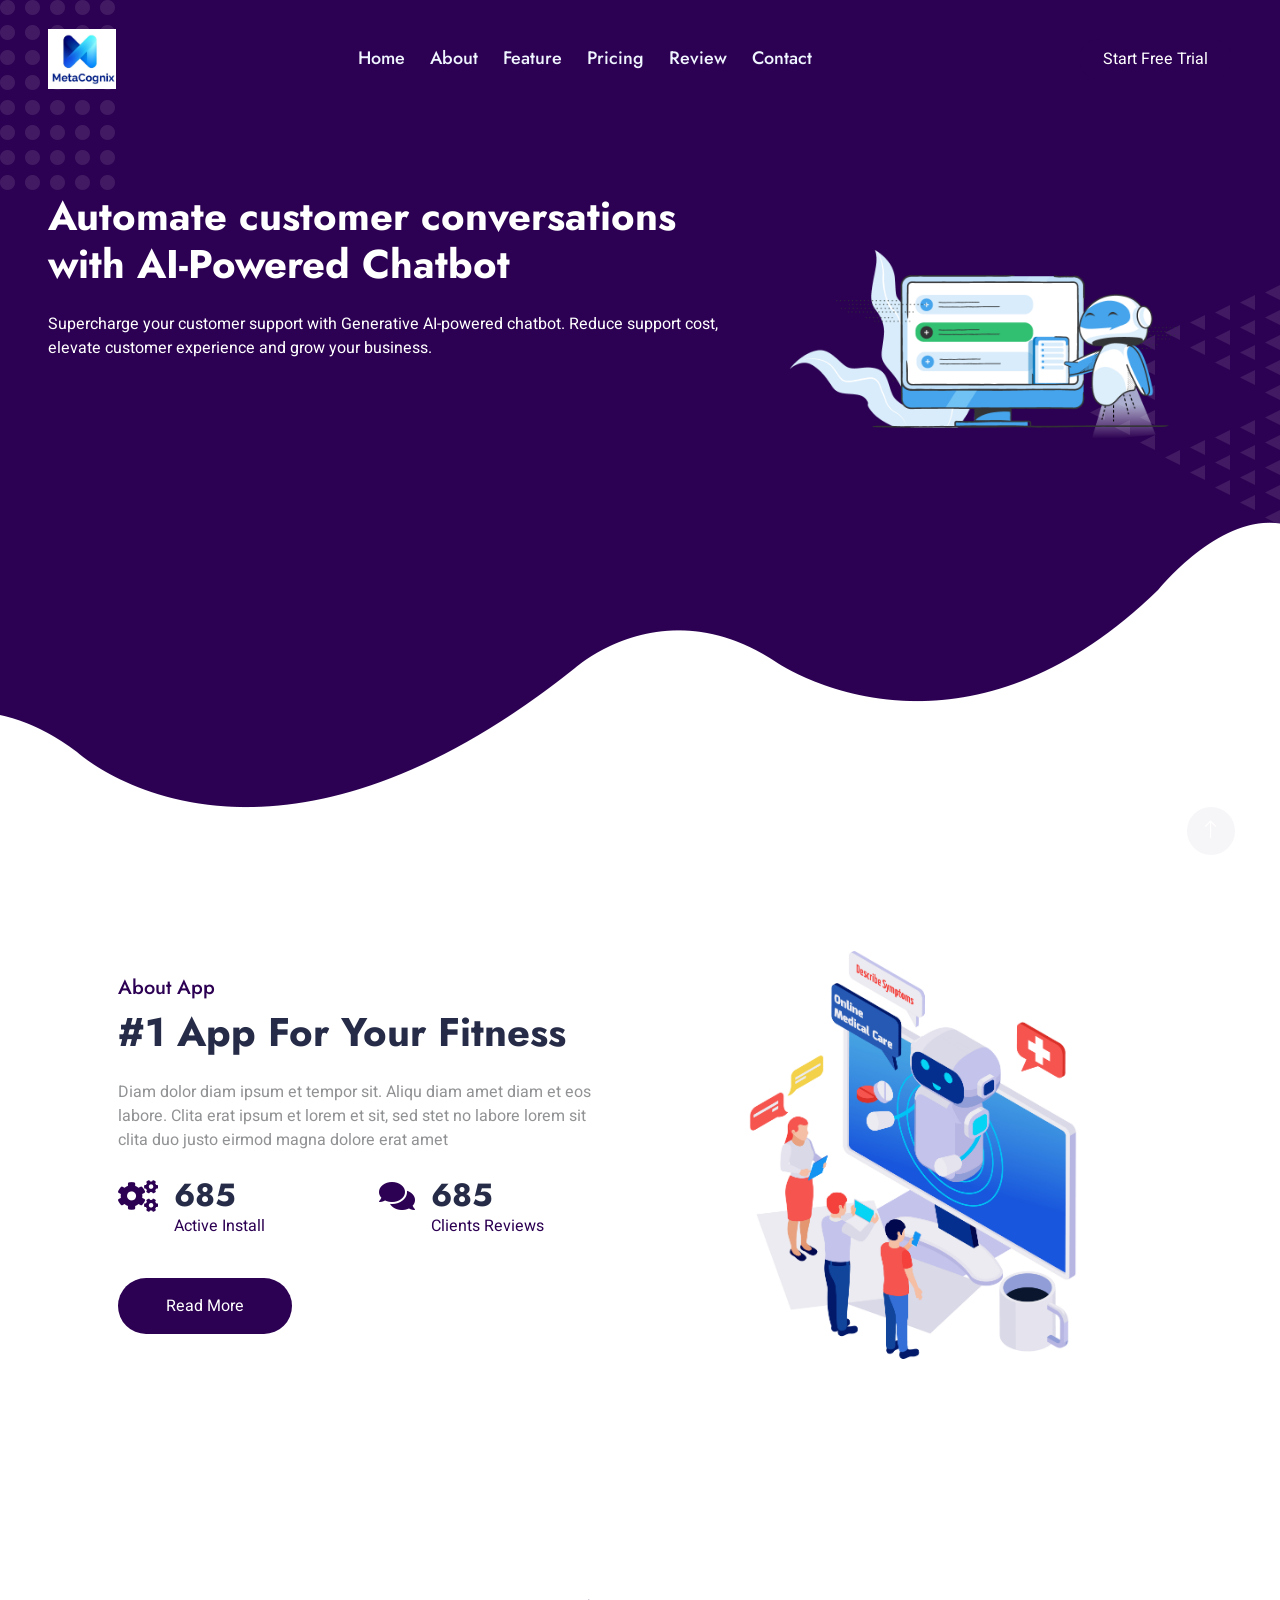
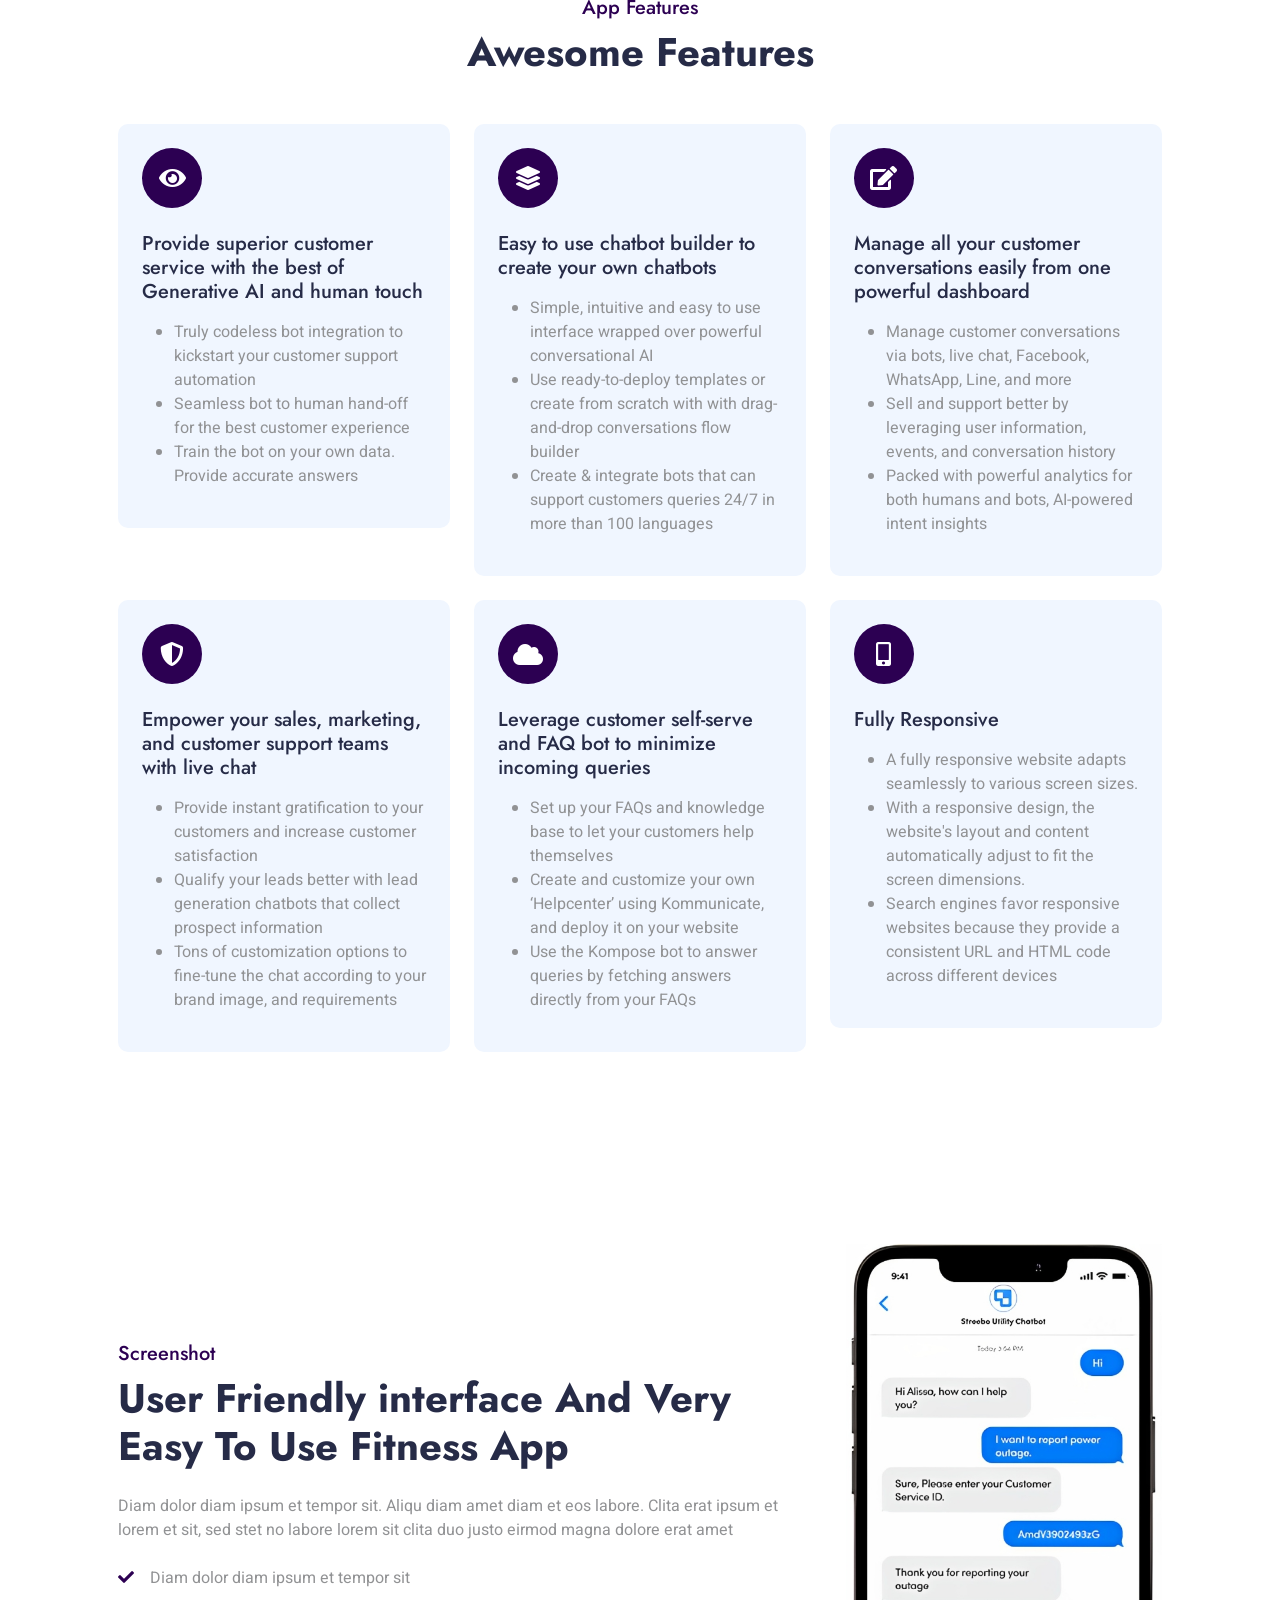
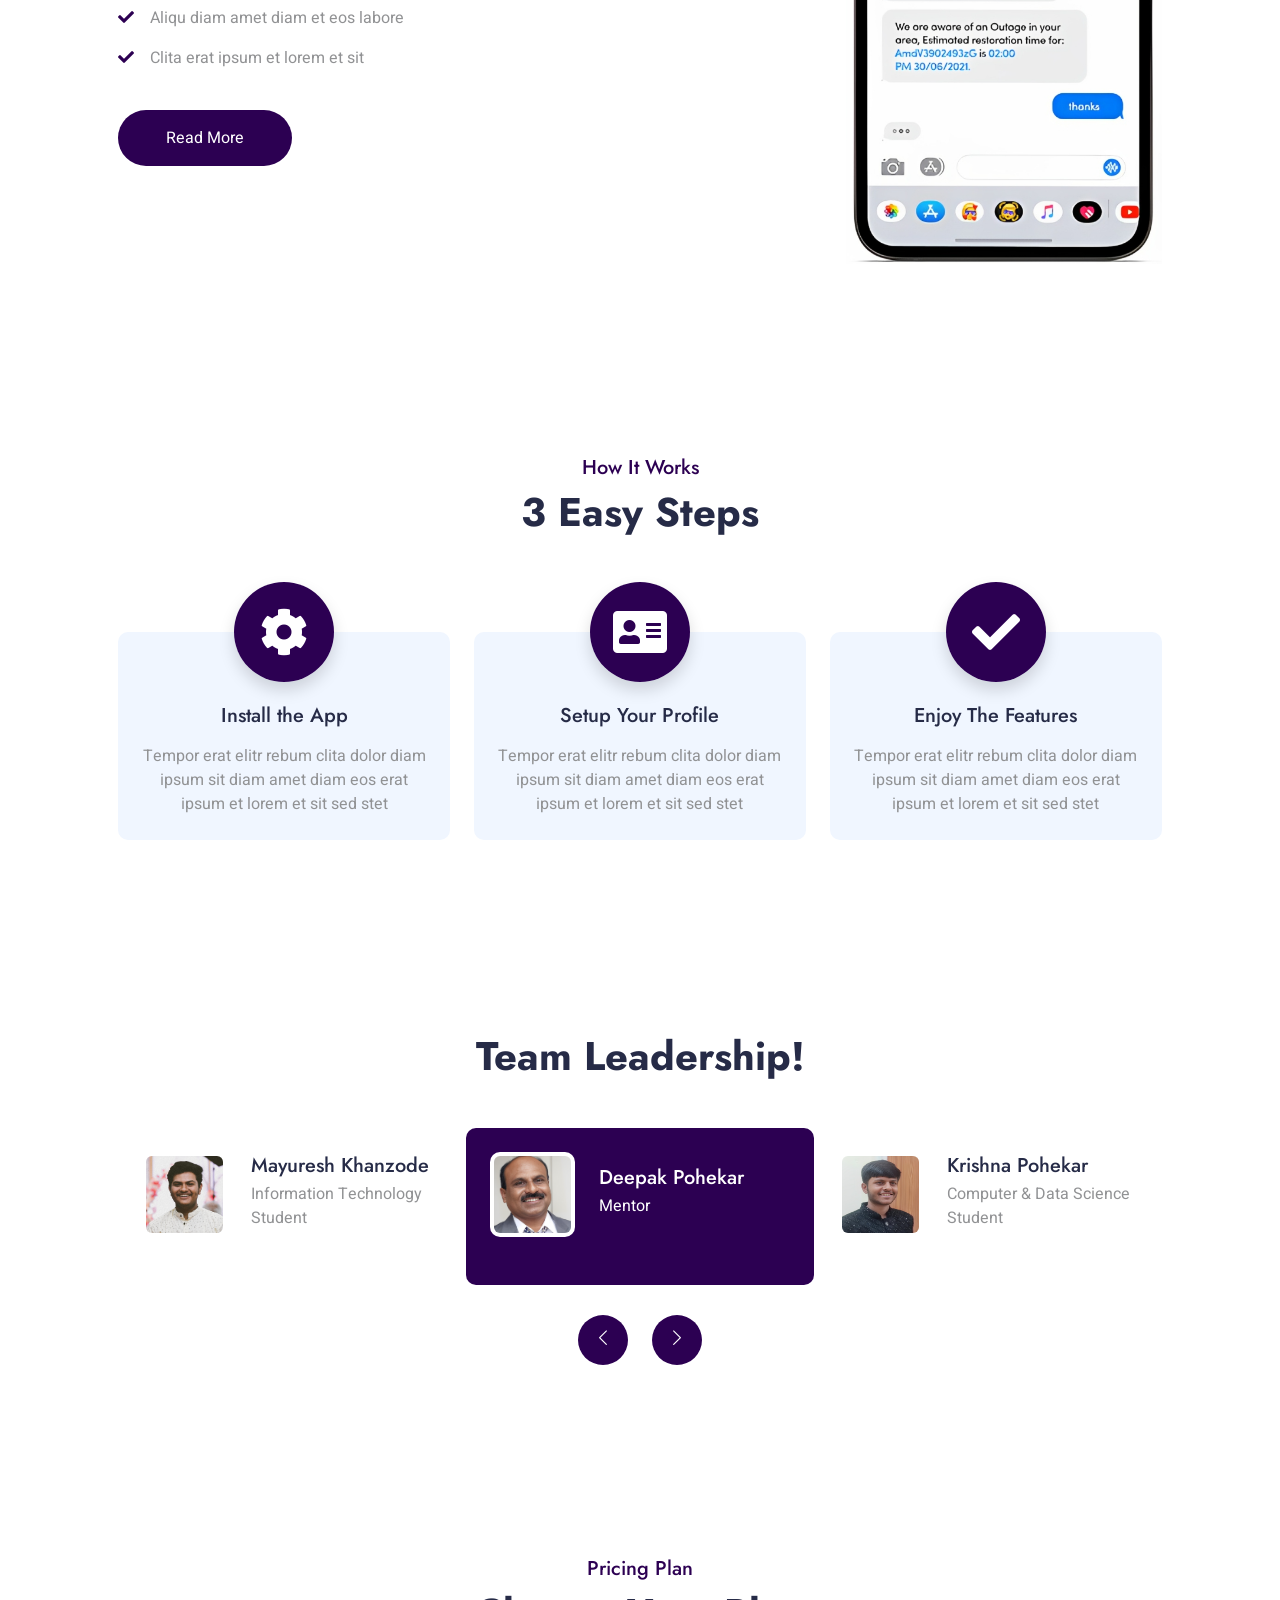
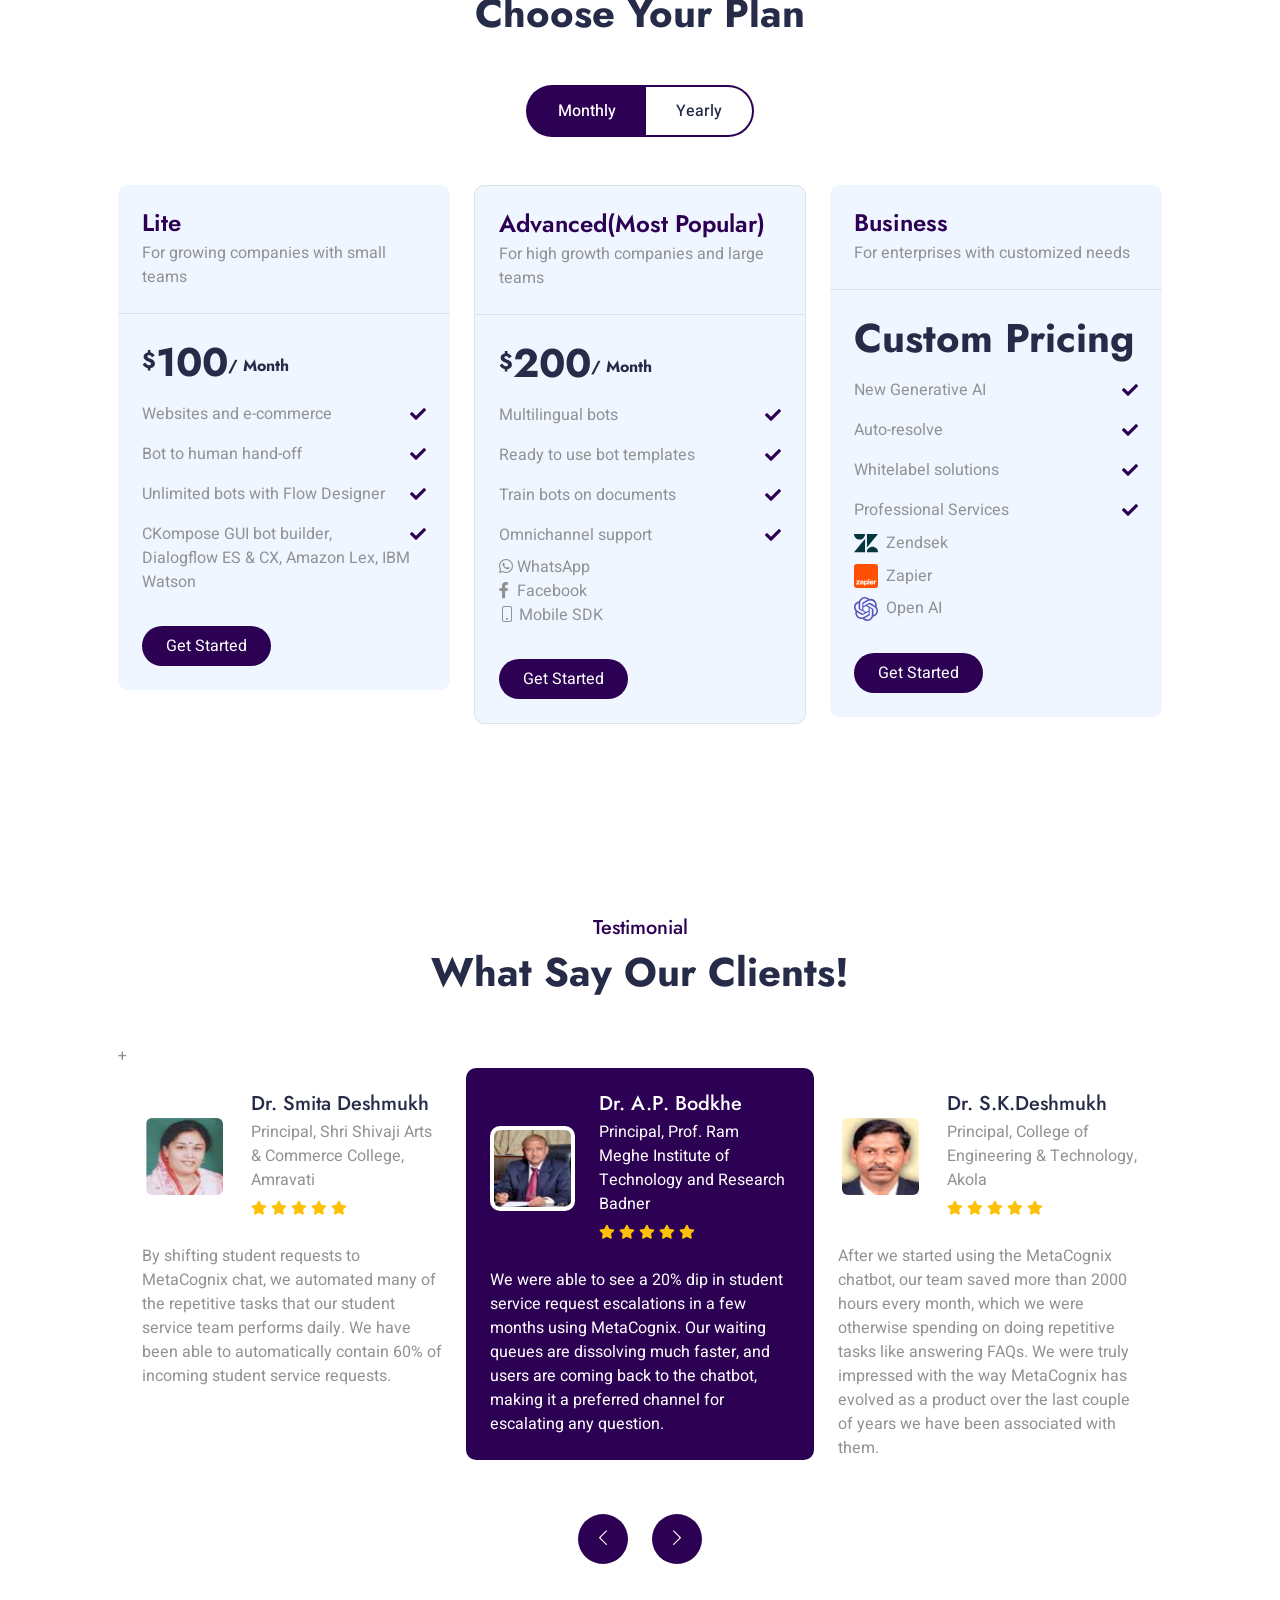
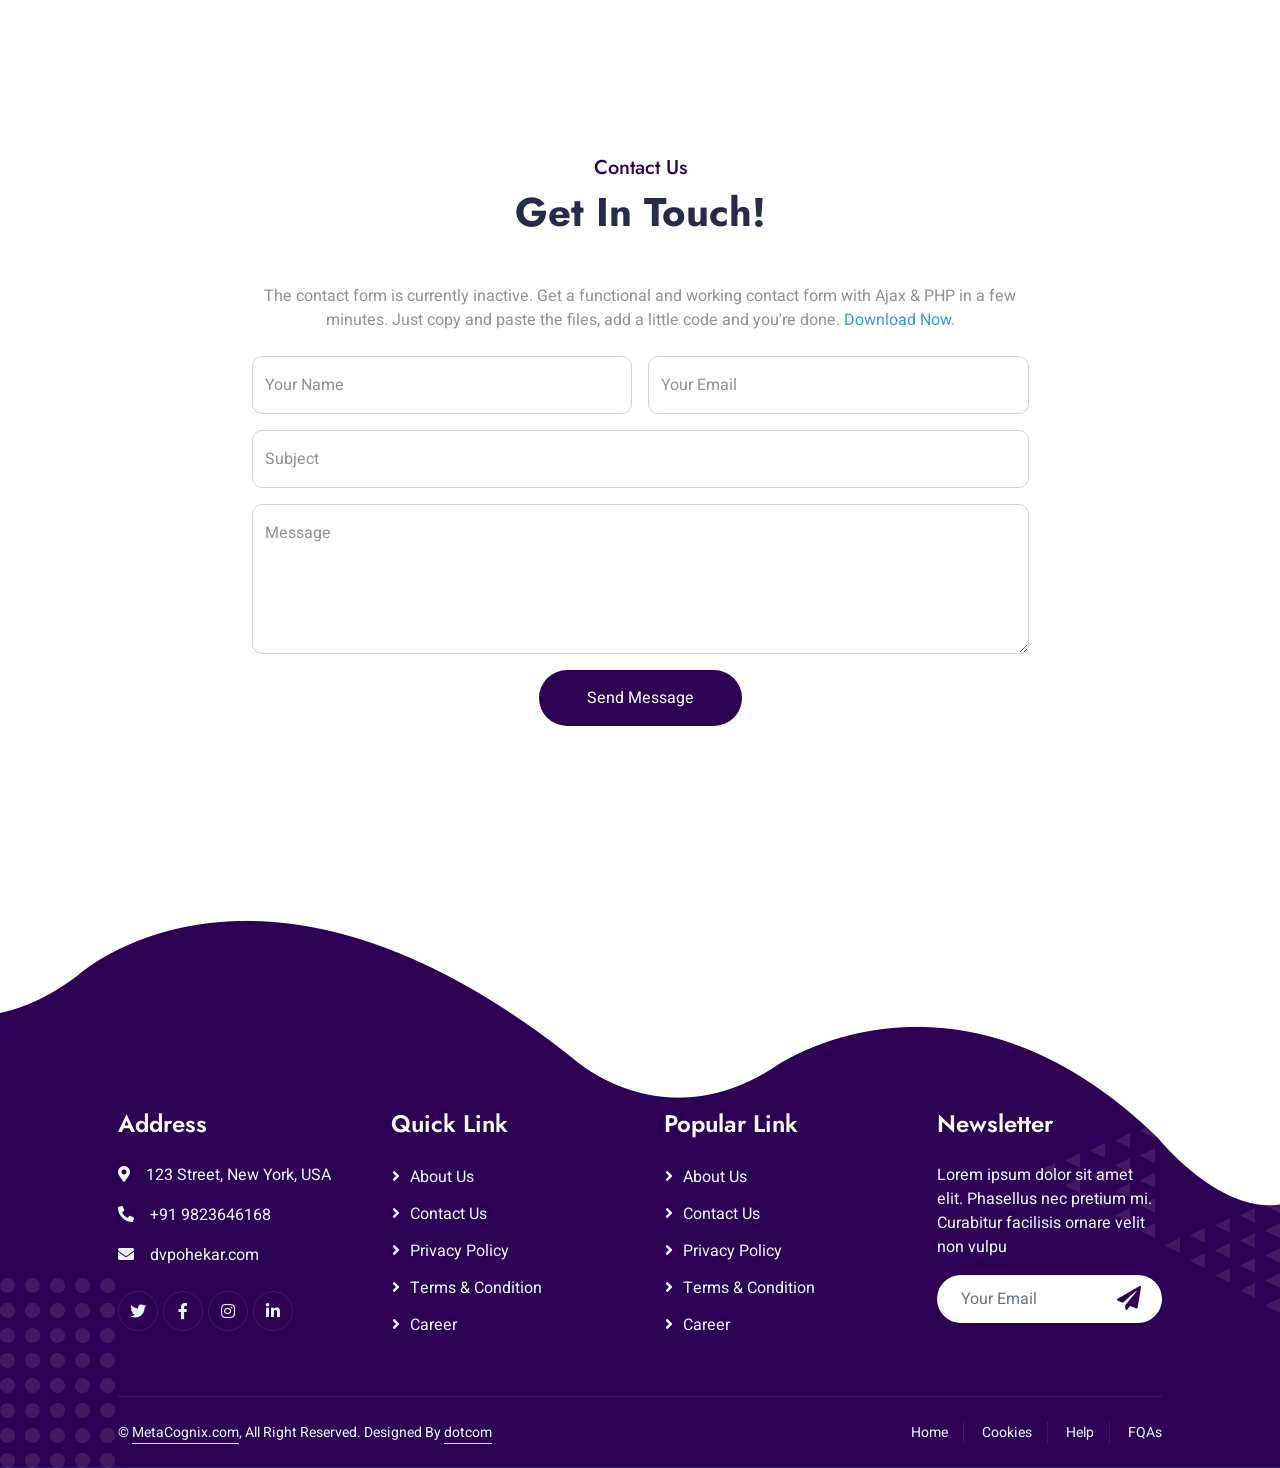
<file: index.html>
<!DOCTYPE html>
<html lang="en">

<head>
    <meta charset="utf-8">
    <title>MetaCognix - Your Personal Chatbot</title>
    <meta content="width=device-width, initial-scale=1.0" name="viewport">
    <meta content="" name="keywords">
    <meta content="" name="description">

    <!-- Favicon -->
    <link href="img/favicon.ico" rel="icon">

    <!-- Google Web Fonts -->
    <link rel="preconnect" href="https://fonts.googleapis.com">
    <link rel="preconnect" href="https://fonts.gstatic.com" crossorigin>
    <link href="https://fonts.googleapis.com/css2?family=Heebo:wght@400;500&family=Jost:wght@500;600;700&display=swap"
        rel="stylesheet">

    <!-- Icon Font Stylesheet -->
    <link href="https://cdnjs.cloudflare.com/ajax/libs/font-awesome/5.10.0/css/all.min.css" rel="stylesheet">
    <link href="https://cdn.jsdelivr.net/npm/bootstrap-icons@1.4.1/font/bootstrap-icons.css" rel="stylesheet">

    <!-- Libraries Stylesheet -->
    <link href="lib/animate/animate.min.css" rel="stylesheet">
    <link href="lib/owlcarousel/assets/owl.carousel.min.css" rel="stylesheet">

    <!-- Customized Bootstrap Stylesheet -->
    <link href="css/bootstrap.min.css" rel="stylesheet">

    <!-- Template Stylesheet -->
    <link href="css/style.css" rel="stylesheet">
</head>

<body data-bs-spy="scroll" data-bs-target=".navbar" data-bs-offset="51">
    <div class="container-xxl bg-white p-0">
        <!-- Spinner Start -->
        <div id="spinner"
            class="show bg-white position-fixed translate-middle w-100 vh-100 top-50 start-50 d-flex align-items-center justify-content-center">
            <div class="spinner-grow text-primary" style="width: 3rem; height: 3rem;" role="status">
                <span class="sr-only">Loading...</span>
            </div>
        </div>
        <!-- Spinner End -->


        <!-- Navbar & Hero Start -->
        <div class="container-xxl position-relative p-0 nav_height" iSd="home">
            <nav class="navbar navbar-expand-lg navbar-light px-4 px-lg-5 py-3 py-lg-0">

                <a href="" class="navbar-brand p-0">
                    <!-- <h1 class="m-0">FitApp</h1> -->
                    <img src="img/MetaCognix.jpg" alt="Logo">
                </a>

                <button class="navbar-toggler" type="button" data-bs-toggle="collapse" data-bs-target="#navbarCollapse">
                    <span class="fa fa-bars"></span>
                </button>
                <div class="collapse navbar-collapse" id="navbarCollapse">
                    <div class="navbar-nav mx-auto py-0">
                        <a href="#home" class="nav-item nav-link active">Home</a>
                        <a href="#about" class="nav-item nav-link">About</a>
                        <a href="#feature" class="nav-item nav-link">Feature</a>
                        <a href="#pricing" class="nav-item nav-link">Pricing</a>
                        <a href="#review" class="nav-item nav-link">Review</a>
                        <a href="#contact" class="nav-item nav-link">Contact</a>
                    </div>
                    <a href="" class="btn btn-primary-gradient rounded-pill py-2 px-4 ms-3 d-none d-lg-block">Start Free
                        Trial</a>
                </div>
            </nav>

            <div class="container-xxl bg-primary hero-header">
                <div class="container-fluid px-lg-5">
                    <div class="row">
                        <div class="col-lg-7 text-center text-lg-start ">
                            <h1 class="text-white mb-4 animated slideInDown">Automate
                                customer conversations
                                with AI-Powered Chatbot</h1>
                            <p class=" text-white animated slideInDown">Supercharge your customer support with
                                Generative AI-powered chatbot. Reduce support cost, elevate customer experience and grow
                                your business.
                            </p>
                            <!-- <a href=""
                                class="btn btn-primary-gradient py-sm-3 px-4 px-sm-5 rounded-pill me-3 animated slideInLeft">Read
                                More</a>
                            <a href=""
                                class="btn btn-secondary-gradient py-sm-3 px-4 px-sm-5 rounded-pill animated slideInRight">Contact
                                Us</a> -->
                        </div>
                        <div class="col-lg-5  d-flex  justify-content-lg-end wow fadeInUp">
                            <!-- <div class="owl-carousel screenshot-carousel">
                                <img class="img-fluid" src="img/screenshot-1.png" alt="">
                                <img class="img-fluid" src="img/screenshot-2.png" alt="">
                                <img class="img-fluid" src="img/screenshot-3.png" alt="">
                                <img class="img-fluid" src="img/screenshot-4.png" alt="">
                                <img class="img-fluid" src="img/screenshot-5.png" alt="">
                            </div> -->
                            <img class="img-fluid" src="img/chat.png" alt="Logo">

                        </div>


                    </div>
                </div>
            </div>
        </div>
        <!-- Navbar & Hero End -->


        <!-- About Start -->
        <div class="container-xxl py-5" id="about">
            <div class="container py-5 px-lg-5">
                <div class="row g-5 align-items-center">
                    <div class="col-lg-6 wow fadeInUp" data-wow-delay="0.1s">
                        <h5 class="text-primary-gradient fw-medium">About App</h5>
                        <h1 class="mb-4">#1 App For Your Fitness</h1>
                        <p class="mb-4">Diam dolor diam ipsum et tempor sit. Aliqu diam amet diam et eos labore. Clita
                            erat ipsum et lorem et sit, sed stet no labore lorem sit clita duo justo eirmod magna dolore
                            erat amet</p>
                        <div class="row g-4 mb-4">
                            <div class="col-sm-6 wow fadeIn" data-wow-delay="0.5s">
                                <div class="d-flex">
                                    <i class="fa fa-cogs fa-2x text-primary-gradient flex-shrink-0 mt-1"></i>
                                    <div class="ms-3">
                                        <h2 class="mb-0" data-toggle="counter-up">1234</h2>
                                        <p class="text-primary-gradient mb-0">Active Install</p>
                                    </div>
                                </div>
                            </div>
                            <div class="col-sm-6 wow fadeIn" data-wow-delay="0.7s">
                                <div class="d-flex">
                                    <i class="fa fa-comments fa-2x text-secondary-gradient flex-shrink-0 mt-1"></i>
                                    <div class="ms-3">
                                        <h2 class="mb-0" data-toggle="counter-up">1234</h2>
                                        <p class="text-secondary-gradient mb-0">Clients Reviews</p>
                                    </div>
                                </div>
                            </div>
                        </div>
                        <a href="" class="btn btn-primary-gradient py-sm-3 px-4 px-sm-5 rounded-pill mt-3">Read More</a>
                    </div>
                    <div class="col-lg-6">
                        <img class="img-fluid wow fadeInUp" data-wow-delay="0.5s" src="img/aboutimg.jpg">
                    </div>
                </div>
            </div>
        </div>
        <!-- About End -->


        <!-- Features Start -->
        <div class="container-xxl py-5" id="feature">
            <div class="container py-5 px-lg-5">
                <div class="text-center wow fadeInUp" data-wow-delay="0.1s">
                    <h5 class="text-primary-gradient fw-medium">App Features</h5>
                    <h1 class="mb-5">Awesome Features</h1>
                </div>
                <div class="row g-4">
                    <div class="col-lg-4 col-md-6 wow fadeInUp" data-wow-delay="0.1s">
                        <div class="feature-item bg-light rounded p-4">
                            <div class="d-inline-flex align-items-center justify-content-center bg-primary-gradient rounded-circle mb-4"
                                style="width: 60px; height: 60px;">
                                <i class="fa fa-eye text-white fs-4"></i>
                            </div>
                            <h5 class="mb-3">Provide superior customer service with the best of Generative AI and human
                                touch</h5>
                            <p class="m-0">
                            <ul>
                                <li>Truly codeless bot integration to kickstart your customer support automation</li>
                                <li>Seamless bot to human hand-off for the best customer experience</li>
                                <li>Train the bot on your own data. Provide accurate answers</li>
                            </ul>
                            </p>
                        </div>
                    </div>
                    <div class="col-lg-4 col-md-6 wow fadeInUp" data-wow-delay="0.3s">
                        <div class="feature-item bg-light rounded p-4">
                            <div class="d-inline-flex align-items-center justify-content-center bg-secondary-gradient rounded-circle mb-4"
                                style="width: 60px; height: 60px;">
                                <i class="fa fa-layer-group text-white fs-4"></i>
                            </div>
                            <h5 class="mb-3">Easy to use chatbot builder to create your own chatbots</h5>
                            <p class="m-0">
                            <ul>
                                <li>Simple, intuitive and easy to use interface wrapped over powerful conversational AI
                                </li>
                                <li>Use ready-to-deploy templates or create from scratch with with drag-and-drop
                                    conversations flow builder</li>
                                <li>Create & integrate bots that can support customers queries 24/7 in more than 100
                                    languages</li>
                            </ul>
                            </p>
                        </div>
                    </div>
                    <div class="col-lg-4 col-md-6 wow fadeInUp" data-wow-delay="0.5s">
                        <div class="feature-item bg-light rounded p-4">
                            <div class="d-inline-flex align-items-center justify-content-center bg-primary-gradient rounded-circle mb-4"
                                style="width: 60px; height: 60px;">
                                <i class="fa fa-edit text-white fs-4"></i>
                            </div>
                            <h5 class="mb-3">Manage all your customer conversations easily from one powerful dashboard
                            </h5>
                            <p class="m-0">
                            <ul>
                                <li>Manage customer conversations via bots, live chat, Facebook, WhatsApp, Line, and
                                    more</li>
                                <li>Sell and support better by leveraging user information, events, and conversation
                                    history</li>
                                <li>Packed with powerful analytics for both humans and bots, AI-powered intent insights
                                </li>
                            </ul>
                            </p>
                        </div>
                    </div>
                    <div class="col-lg-4 col-md-6 wow fadeInUp" data-wow-delay="0.1s">
                        <div class="feature-item bg-light rounded p-4">
                            <div class="d-inline-flex align-items-center justify-content-center bg-secondary-gradient rounded-circle mb-4"
                                style="width: 60px; height: 60px;">
                                <i class="fa fa-shield-alt text-white fs-4"></i>
                            </div>
                            <h5 class="mb-3">Empower your sales, marketing, and customer support teams with live chat
                            </h5>
                            <p class="m-0">
                            <ul>
                                <li>Provide instant gratification to your customers and increase customer satisfaction
                                </li>
                                <li>Qualify your leads better with lead generation chatbots that collect prospect
                                    information</li>
                                <li>Tons of customization options to fine-tune the chat according to your brand image,
                                    and requirements
                                </li>
                            </ul>
                            </p>
                        </div>
                    </div>
                    <div class="col-lg-4 col-md-6 wow fadeInUp" data-wow-delay="0.3s">
                        <div class="feature-item bg-light rounded p-4">
                            <div class="d-inline-flex align-items-center justify-content-center bg-primary-gradient rounded-circle mb-4"
                                style="width: 60px; height: 60px;">
                                <i class="fa fa-cloud text-white fs-4"></i>
                            </div>
                            <h5 class="mb-3">Leverage customer self-serve and FAQ bot to minimize incoming queries</h5>
                            <p class="m-0">
                            <ul>
                                <li>Set up your FAQs and knowledge base to let your customers help themselves</li>
                                <li>Create and customize your own ‘Helpcenter’ using Kommunicate, and deploy it on your
                                    website</li>
                                <li>Use the Kompose bot to answer queries by fetching answers directly from your FAQs
                                </li>
                            </ul>
                            </p>
                        </div>
                    </div>
                    <div class="col-lg-4 col-md-6 wow fadeInUp" data-wow-delay="0.5s">
                        <div class="feature-item bg-light rounded p-4">
                            <div class="d-inline-flex align-items-center justify-content-center bg-secondary-gradient rounded-circle mb-4"
                                style="width: 60px; height: 60px;">
                                <i class="fa fa-mobile-alt text-white fs-4"></i>
                            </div>
                            <h5 class="mb-3">Fully Responsive</h5>
                            <p class="m-0">
                            <ul>
                                <li>A fully responsive website adapts seamlessly to various screen sizes.</li>
                                <li>With a responsive design, the website's layout and content automatically adjust to
                                    fit the screen dimensions.</li>
                                <li>Search engines favor responsive websites because they provide a consistent URL and
                                    HTML code across different devices</li>
                            </ul>
                            </p>
                        </div>
                    </div>
                </div>
            </div>
        </div>
        <!-- Features End -->


        <!-- Screenshot Start -->
        <div class="container-xxl py-5">
            <div class="container py-5 px-lg-5">
                <div class="row g-5 align-items-center">
                    <div class="col-lg-8 wow fadeInUp" data-wow-delay="0.1s">
                        <h5 class="text-primary-gradient fw-medium">Screenshot</h5>
                        <h1 class="mb-4">User Friendly interface And Very Easy To Use Fitness App</h1>
                        <p class="mb-4">Diam dolor diam ipsum et tempor sit. Aliqu diam amet diam et eos labore. Clita
                            erat ipsum et lorem et sit, sed stet no labore lorem sit clita duo justo eirmod magna dolore
                            erat amet</p>
                        <p><i class="fa fa-check text-primary-gradient me-3"></i>Diam dolor diam ipsum et tempor sit</p>
                        <p><i class="fa fa-check text-primary-gradient me-3"></i>Aliqu diam amet diam et eos labore</p>
                        <p class="mb-4"><i class="fa fa-check text-primary-gradient me-3"></i>Clita erat ipsum et lorem
                            et sit</p>
                        <a href="" class="btn btn-primary-gradient py-sm-3 px-4 px-sm-5 rounded-pill mt-3">Read More</a>
                    </div>
                    <div class="col-lg-4 d-flex justify-content-center justify-content-lg-end wow fadeInUp"
                        data-wow-delay="0.3s">
                        <!-- <div class="owl-carousel screenshot-carousel">
                            <img class="img-fluid" src="img/screenshot-1.png" alt="">
                            <img class="img-fluid" src="img/screenshot-2.png" alt="">
                            <img class="img-fluid" src="img/screenshot-3.png" alt="">
                            <img class="img-fluid" src="img/screenshot-4.png" alt="">
                            <img class="img-fluid" src="img/screenshot-5.png" alt="">
                        </div> -->
                        <img class="img-fluid" src="img/chatscreenshot.png">
                    </div>
                </div>
            </div>
        </div>
        <!-- Screenshot End -->


        <!-- Process Start -->
        <div class="container-xxl py-5">
            <div class="container py-5 px-lg-5">
                <div class="text-center pb-4 wow fadeInUp" data-wow-delay="0.1s">
                    <h5 class="text-primary-gradient fw-medium">How It Works</h5>
                    <h1 class="mb-5">3 Easy Steps</h1>
                </div>
                <div class="row gy-5 gx-4 justify-content-center">
                    <div class="col-lg-4 col-sm-6 text-center pt-4 wow fadeInUp" data-wow-delay="0.1s">
                        <div class="position-relative bg-light rounded pt-5 pb-4 px-4">
                            <div class="d-inline-flex align-items-center justify-content-center bg-primary-gradient rounded-circle position-absolute top-0 start-50 translate-middle shadow"
                                style="width: 100px; height: 100px;">
                                <i class="fa fa-cog fa-3x text-white"></i>
                            </div>
                            <h5 class="mt-4 mb-3">Install the App</h5>
                            <p class="mb-0">Tempor erat elitr rebum clita dolor diam ipsum sit diam amet diam eos erat
                                ipsum et lorem et sit sed stet</p>
                        </div>
                    </div>
                    <div class="col-lg-4 col-sm-6 text-center pt-4 wow fadeInUp" data-wow-delay="0.3s">
                        <div class="position-relative bg-light rounded pt-5 pb-4 px-4">
                            <div class="d-inline-flex align-items-center justify-content-center bg-secondary-gradient rounded-circle position-absolute top-0 start-50 translate-middle shadow"
                                style="width: 100px; height: 100px;">
                                <i class="fa fa-address-card fa-3x text-white"></i>
                            </div>
                            <h5 class="mt-4 mb-3">Setup Your Profile</h5>
                            <p class="mb-0">Tempor erat elitr rebum clita dolor diam ipsum sit diam amet diam eos erat
                                ipsum et lorem et sit sed stet</p>
                        </div>
                    </div>
                    <div class="col-lg-4 col-sm-6 text-center pt-4 wow fadeInUp" data-wow-delay="0.5s">
                        <div class="position-relative bg-light rounded pt-5 pb-4 px-4">
                            <div class="d-inline-flex align-items-center justify-content-center bg-primary-gradient rounded-circle position-absolute top-0 start-50 translate-middle shadow"
                                style="width: 100px; height: 100px;">
                                <i class="fa fa-check fa-3x text-white"></i>
                            </div>
                            <h5 class="mt-4 mb-3">Enjoy The Features</h5>
                            <p class="mb-0">Tempor erat elitr rebum clita dolor diam ipsum sit diam amet diam eos erat
                                ipsum et lorem et sit sed stet</p>
                        </div>
                    </div>
                </div>
            </div>
        </div>
        <!-- Process Start -->


        <!-- Team Leadership -->
        <div class="container-xxl py-5" id="review">
            <div class="container py-5 px-lg-5">
                <div class="text-center wow fadeInUp" data-wow-delay="0.1s">
                    <!-- <h5 class="text-primary-gradient fw-medium">Testimonial</h5> -->
                    <h1 class="mb-5">Team Leadership!</h1>
                </div>
                <div class="owl-carousel testimonial-carousel wow fadeInUp" data-wow-delay="0.1s">
                    <div class="testimonial-item rounded p-4">
                        <div class="d-flex align-items-center mb-4">
                            <img class="img-fluid bg-white rounded flex-shrink-0 p-1" src="img/deepak.png"
                                style="width: 85px; height: 85px;">
                            <div class="ms-4">
                                <h5 class="mb-1">Deepak Pohekar</h5>
                                <p class="mb-1">Mentor</p>
                                <!-- <div>
                                    <small class="fa fa-star text-warning"></small>
                                    <small class="fa fa-star text-warning"></small>
                                    <small class="fa fa-star text-warning"></small>
                                    <small class="fa fa-star text-warning"></small>
                                    <small class="fa fa-star text-warning"></small>
                                </div> -->
                            </div>
                        </div>
                        <!-- <p class="mb-0">We were able to see a 20% dip in customer service request escalations in a few
                            months using Kommunicate. Our waiting queues are dissolving much faster, and users are
                            coming back to the chatbot, making it a preferred channel for escalating any question.</p> -->
                    </div>
                    <div class="testimonial-item rounded p-4">
                        <div class="d-flex align-items-center mb-4">
                            <img class="img-fluid bg-white rounded flex-shrink-0 p-1" src="img/krishna.png"
                                style="width: 85px; height: 85px;">
                            <div class="ms-4">
                                <h5 class="mb-1">Krishna Pohekar</h5>
                                <p class="mb-1">Computer & Data Science Student</p>
                                <!-- <div>
                                    <small class="fa fa-star text-warning"></small>
                                    <small class="fa fa-star text-warning"></small>
                                    <small class="fa fa-star text-warning"></small>
                                    <small class="fa fa-star text-warning"></small>
                                    <small class="fa fa-star text-warning"></small>
                                </div> -->
                            </div>
                        </div>
                        <!-- <p class="mb-0">After we started using the Kommunicate chatbot, our team saved more than 2000
                            hours every month, which we were otherwise spending on doing repetitive tasks like answering
                            FAQs. We were truly impressed with the way Kommunicate has evolved as a product over the
                            last couple of years we have been associated with them.</p> -->
                    </div>
                    <div class="testimonial-item rounded p-4">
                        <div class="d-flex align-items-center mb-4">
                            <img class="img-fluid bg-white rounded flex-shrink-0 p-1" src="img/tanmay.jpg"
                                style="width: 85px; height: 85px;">
                            <div class="ms-4">
                                <h5 class="mb-1">Tanmay Bhaturkar</h5>
                                <p class="mb-1">Information Technology Student</p>
                                <!-- <div>
                                    <small class="fa fa-star text-warning"></small>
                                    <small class="fa fa-star text-warning"></small>
                                    <small class="fa fa-star text-warning"></small>
                                    <small class="fa fa-star text-warning"></small>
                                    <small class="fa fa-star text-warning"></small>
                                </div> -->
                            </div>
                        </div>
                        <!-- <p class="mb-0">After using Kommunicate, we saw an increase of 980% in customer conversations.
                            The chatbot-based automation does a lot for us - trigger a conversation, resolve customer
                            queries, and even generate business opportunities that we can redirect to our sales
                            executives.</p> -->
                    </div>
                    <div class="testimonial-item rounded p-4">
                        <div class="d-flex align-items-center mb-4">
                            <img class="img-fluid bg-white rounded flex-shrink-0 p-1" src="img/mayuresh.jpg"
                                style="width: 85px; height: 85px;">
                            <div class="ms-4">
                                <h5 class="mb-1">Mayuresh Khanzode</h5>
                                <p class="mb-1">Information Technology Student</p>
                                <!-- <div>
                                    <small class="fa fa-star text-warning"></small>
                                    <small class="fa fa-star text-warning"></small>
                                    <small class="fa fa-star text-warning"></small>
                                    <small class="fa fa-star text-warning"></small>
                                    <small class="fa fa-star text-warning"></small>
                                </div> -->
                            </div>
                        </div>
                        <!-- <p class="mb-0">By shifting customer requests to Kommunicate chat, we automated many of the
                            repetitive tasks that our customer service team performs daily. We have been able to
                            automatically contain 60% of incoming customer service requests for Epic Sports.</p> -->
                    </div>
                </div>
            </div>
        </div>
        <!-- Team Leadership -->


        <!-- Pricing Start -->
        <div class="container-xxl py-5" id="pricing">
            <div class="container py-5 px-lg-5">
                <div class="text-center wow fadeInUp" data-wow-delay="0.1s">
                    <h5 class="text-primary-gradient fw-medium">Pricing Plan</h5>
                    <h1 class="mb-5">Choose Your Plan</h1>
                </div>
                <div class="tab-class text-center pricing wow fadeInUp" data-wow-delay="0.1s">
                    <ul
                        class="nav nav-pills d-inline-flex justify-content-center bg-primary-gradient rounded-pill mb-5">
                        <li class="nav-item">
                            <button class="nav-link active" data-bs-toggle="pill" href="#tab-1">Monthly</button>
                        </li>
                        <li class="nav-item">
                            <button class="nav-link" data-bs-toggle="pill" href="#tab-2">Yearly</button>
                        </li>
                    </ul>
                    <div class="tab-content text-start">
                        <div id="tab-1" class="tab-pane fade show p-0 active">
                            <div class="row g-4">
                                <div class="col-lg-4">
                                    <div class="bg-light rounded">
                                        <div class="border-bottom p-4 mb-4">
                                            <h4 class="text-primary-gradient mb-1">Lite</h4>
                                            <span>For growing companies with small teams</span>
                                        </div>
                                        <div class="p-4 pt-0">
                                            <h1 class="mb-3">
                                                <small class="align-top"
                                                    style="font-size: 22px; line-height: 45px;">$</small>100<small
                                                    class="align-bottom" style="font-size: 16px; line-height: 40px;">/
                                                    Month</small>
                                            </h1>
                                            <div class="d-flex justify-content-between mb-3"><span>Websites and
                                                    e-commerce</span><i
                                                    class="fa fa-check text-primary-gradient pt-1"></i></div>
                                            <div class="d-flex justify-content-between mb-3"><span>Bot to human
                                                    hand-off</span><i
                                                    class="fa fa-check text-primary-gradient pt-1"></i></div>
                                            <div class="d-flex justify-content-between mb-3"><span>Unlimited bots with
                                                    Flow Designer</span><i
                                                    class="fa fa-check text-primary-gradient pt-1"></i>
                                            </div>
                                            <div class="d-flex justify-content-between mb-2"><span>CKompose GUI bot
                                                    builder, Dialogflow ES & CX, Amazon Lex, IBM Watson</span><i
                                                    class="fa fa-check text-primary-gradient pt-1"></i>
                                            </div>
                                            <a href="" class="btn btn-primary-gradient rounded-pill py-2 px-4 mt-4">Get
                                                Started</a>
                                        </div>
                                    </div>
                                </div>
                                <div class="col-lg-4">
                                    <div class="bg-light rounded border">
                                        <div class="border-bottom p-4 mb-4">
                                            <h4 class="text-primary-gradient mb-1">Advanced(Most Popular)</h4>
                                            <span>For high growth companies and large teams</span>
                                        </div>
                                        <div class="p-4 pt-0">
                                            <h1 class="mb-3">
                                                <small class="align-top"
                                                    style="font-size: 22px; line-height: 45px;">$</small>200<small
                                                    class="align-bottom" style="font-size: 16px; line-height: 40px;">/
                                                    Month</small>
                                            </h1>
                                            <div class="d-flex justify-content-between mb-3"><span>Multilingual
                                                    bots</span><i class="fa fa-check text-primary-gradient pt-1"></i>
                                            </div>
                                            <div class="d-flex justify-content-between mb-3"><span>Ready to use bot
                                                    templates</span><i
                                                    class="fa fa-check text-primary-gradient pt-1"></i></div>
                                            <div class="d-flex justify-content-between mb-3"><span>Train bots on
                                                    documents</span><i
                                                    class="fa fa-check text-primary-gradient pt-1"></i>
                                            </div>
                                            <div class="d-flex justify-content-between mb-2"><span>Omnichannel
                                                    support</span><i
                                                    class="fa fa-check text-primary-gradient pt-1"></i>
                                            </div>
                                            <div class="d-flex justify-content-between mb-2">
                                                <span>
                                                    <i class="fab fa-whatsapp "></i><span class="p-1">WhatsApp</span>

                                                    <div><i class="fab fa-facebook-f"></i>
                                                        <span class="p-1">Facebook</span>

                                                    </div>
                                                    <div><i class="bi bi-phone p-0"></i>
                                                        <span>Mobile SDK</span>

                                                    </div>
                                                </span>

                                            </div>
                                            <a href=""
                                                class="btn btn-secondary-gradient rounded-pill py-2 px-4 mt-4">Get
                                                Started</a>
                                        </div>
                                    </div>
                                </div>
                                <div class="col-lg-4">
                                    <div class="bg-light rounded">
                                        <div class="border-bottom p-4 mb-4">
                                            <h4 class="text-primary-gradient mb-1">Business</h4>
                                            <span>For enterprises with customized needs</span>
                                        </div>
                                        <div class="p-4 pt-0">
                                            <h1 class="mb-3">
                                                <small class="align-top"
                                                    style="font-size: 22px; line-height: 45px;"></small>Custom Pricing
                                                    <!-- <small
                                                    class="align-bottom" style="font-size: 16px; line-height: 40px;">/
                                                    </small> -->
                                            </h1>
                                            <div class="d-flex justify-content-between mb-3"><span>New Generative AI</span><i
                                                    class="fa fa-check text-primary-gradient pt-1"></i></div>
                                            <div class="d-flex justify-content-between mb-3"><span>Auto-resolve</span><i
                                                    class="fa fa-check text-primary-gradient pt-1"></i></div>
                                            <div class="d-flex justify-content-between mb-3"><span>Whitelabel solutions</span><i class="fa fa-check text-primary-gradient pt-1"></i>
                                            </div>
                                            <div class="d-flex justify-content-between mb-2"><span>Professional Services</span><i class="fa fa-check text-primary-gradient pt-1"></i>
                                            </div>
                                            <div class="d-flex align-items-center mb-2 "><i><svg xmlns="http://www.w3.org/2000/svg" width="24" height="24" viewBox="0 0 24 24" fill="none" >
                                                <path d="M11.0852 21.1883V7.78924L0 21.1883H11.0852Z" fill="#03363D"></path>
                                                <path d="M9.47085 6.92825C10.4933 5.85202 11.0852 4.45291 11.0852 3H0C0 4.50673 0.591928 5.90583 1.61435 6.92825C2.69058 7.95067 4.08969 8.5426 5.5426 8.5426C6.99552 8.5426 8.44843 7.95067 9.47085 6.92825Z" fill="#03363D"></path>
                                                <path d="M14.5291 17.2601C13.5067 18.3363 12.9148 19.7354 12.9148 21.1883H24C24 19.6816 23.4619 18.2825 22.3857 17.2601C21.3094 16.2377 19.9103 15.6457 18.4574 15.6457C16.9507 15.6457 15.5516 16.1839 14.5291 17.2601Z" fill="#03363D"></path>
                                                <path d="M12.9148 3V16.3991L24 3H12.9148Z" fill="#03363D"></path>
                                              </svg></i><span class="px-2 ">Zendsek</span>


                                            </div>
                                            <div class="d-flex align-items-center mb-2 "><i><svg xmlns="http://www.w3.org/2000/svg" width="24" height="24" viewBox="0 0 250 250" fill="none">
                                                <rect width="250" height="250" rx="30" fill="#FF4F00"></rect>
                                                <path d="M37.6758 203.374L37.6401 203.261L60.181 182.626V172.683H24.0179V182.626H45.6181L45.6539 182.721L23.3333 203.374V213.317H60.5441V203.374H37.6758Z" fill="#FFFDF9"></path>
                                                <path d="M82.7456 171.735C78.574 171.735 75.1744 172.365 72.5468 173.623C70.0991 174.719 68.0373 176.526 66.6288 178.809C65.2813 181.106 64.4352 183.663 64.1461 186.31L75.1188 187.852C75.5158 185.514 76.3096 183.857 77.5003 182.881C78.8539 181.86 80.5219 181.344 82.2157 181.422C84.4424 181.422 86.0578 182.018 87.062 183.208C88.0563 184.399 88.5624 186.048 88.5624 188.221V189.305H78.0123C72.6421 189.305 68.784 190.496 66.4383 192.877C64.0925 195.259 62.9216 198.402 62.9255 202.308C62.9255 206.309 64.0965 209.286 66.4383 211.239C68.7801 213.191 71.7252 214.162 75.2736 214.15C79.6754 214.15 83.0611 212.636 85.4307 209.607C86.8301 207.746 87.8294 205.616 88.3659 203.35H88.7648L90.277 213.293H100.22V188.114C100.22 182.911 98.8485 178.88 96.1058 176.022C93.3631 173.164 88.9097 171.735 82.7456 171.735ZM86.2225 202.772C84.6448 204.088 82.5789 204.743 80.0068 204.743C77.8873 204.743 76.4148 204.372 75.5892 203.63C75.1869 203.279 74.8669 202.843 74.6518 202.354C74.4368 201.866 74.332 201.335 74.3449 200.802C74.3214 200.298 74.4006 199.795 74.5777 199.323C74.7548 198.852 75.026 198.421 75.3748 198.057C75.7522 197.703 76.1973 197.429 76.6834 197.252C77.1695 197.075 77.6863 196.999 78.2029 197.027H88.5802V197.712C88.6013 198.679 88.3996 199.639 87.9908 200.517C87.582 201.394 86.977 202.166 86.2225 202.772Z" fill="#FFFDF9"></path>
                                                <path d="M160.343 172.683H148.596V213.323H160.343V172.683Z" fill="#FFFDF9"></path>
                                                <path d="M229.698 172.683C226.38 172.683 223.764 173.854 221.851 176.196C220.478 177.878 219.434 180.365 218.719 183.656H218.374L216.838 172.683H206.806V213.317H218.553V192.479C218.553 189.851 219.168 187.837 220.398 186.436C221.629 185.035 223.899 184.334 227.209 184.334H231.669V172.683H229.698Z" fill="#FFFDF9"></path>
                                                <path d="M195.147 174.01C192.404 172.379 188.945 171.566 184.77 171.569C178.197 171.569 173.053 173.441 169.337 177.184C165.622 180.927 163.765 186.087 163.765 192.664C163.67 196.64 164.538 200.58 166.295 204.148C167.903 207.328 170.408 209.967 173.499 211.739C176.611 213.537 180.312 214.438 184.603 214.442C188.314 214.442 191.414 213.871 193.903 212.728C196.242 211.701 198.28 210.092 199.821 208.054C201.288 206.053 202.377 203.802 203.036 201.41L192.914 198.576C192.488 200.131 191.668 201.55 190.533 202.696C189.39 203.839 187.475 204.41 184.787 204.41C181.592 204.41 179.211 203.495 177.643 201.666C176.506 200.344 175.791 198.457 175.476 196.01H203.19C203.304 194.866 203.363 193.908 203.363 193.134V190.604C203.43 187.204 202.728 183.834 201.309 180.744C199.981 177.93 197.833 175.582 195.147 174.01ZM184.43 181.256C189.193 181.256 191.894 183.6 192.533 188.288H175.684C175.952 186.723 176.6 185.249 177.571 183.995C179.115 182.165 181.402 181.252 184.43 181.256Z" fill="#FFFDF9"></path>
                                                <path d="M154.599 156.304C153.716 156.274 152.835 156.422 152.009 156.739C151.184 157.056 150.431 157.536 149.795 158.15C149.167 158.769 148.675 159.513 148.35 160.333C148.026 161.153 147.875 162.031 147.907 162.913C147.875 163.8 148.027 164.684 148.352 165.51C148.677 166.335 149.169 167.086 149.797 167.713C150.425 168.34 151.176 168.831 152.002 169.156C152.828 169.48 153.712 169.631 154.599 169.599C155.481 169.632 156.359 169.481 157.179 169.156C157.999 168.831 158.743 168.339 159.362 167.711C159.977 167.077 160.456 166.325 160.772 165.5C161.089 164.675 161.235 163.795 161.202 162.913C161.242 162.035 161.1 161.159 160.783 160.34C160.466 159.521 159.981 158.777 159.361 158.156C158.74 157.534 157.996 157.049 157.177 156.731C156.359 156.414 155.483 156.27 154.605 156.31L154.599 156.304Z" fill="#FFFDF9"></path>
                                                <path d="M130.333 171.569C126.332 171.569 123.117 172.826 120.688 175.338C118.89 177.2 117.57 179.978 116.728 183.673H116.353L114.817 172.701H104.785V224.998H116.532V203.458H116.961C117.319 204.894 117.822 206.29 118.461 207.625C119.455 209.8 121.084 211.623 123.135 212.853C125.261 214.013 127.656 214.59 130.077 214.526C134.994 214.526 138.739 212.611 141.311 208.78C143.883 204.95 145.169 199.606 145.169 192.747C145.169 186.122 143.925 180.937 141.436 177.19C138.948 173.443 135.247 171.569 130.333 171.569ZM131.523 201.017C130.154 203.001 128.011 203.994 125.093 203.994C123.89 204.049 122.692 203.817 121.596 203.317C120.501 202.817 119.54 202.063 118.794 201.118C117.274 199.209 116.516 196.595 116.52 193.277V192.503C116.52 189.133 117.278 186.553 118.794 184.763C120.311 182.973 122.41 182.088 125.093 182.108C128.062 182.108 130.22 183.05 131.565 184.936C132.911 186.821 133.583 189.451 133.583 192.824C133.591 196.313 132.909 199.044 131.535 201.017H131.523Z" fill="#FFFDF9"></path>
                                              </svg></i><span class="px-2 ">Zapier</span>


                                            </div>
                                            <div class="d-flex align-items-center mb-2 "><i><svg width="24" height="24" viewBox="0 0 30 30">
                                                <g clip-path="url(#clip0_1_3)">
                                                    <path d="M28.0294 12.2542C28.7173 10.2143 28.4792 7.98154 27.3759 6.12691C25.717 3.28371 22.3828 1.82119 19.1265 2.5084C17.2915 0.49863 14.5072 -0.395075 11.8218 0.163701C9.1363 0.722477 6.95731 2.64891 6.105 5.21786C3.96605 5.64975 2.11994 6.96839 1.03907 8.83636C-0.637909 11.675 -0.257279 15.2556 1.98031 17.6908C1.28978 19.7297 1.52575 21.9628 2.62779 23.818C4.28878 26.6622 7.62516 28.1246 10.8832 27.4365C12.3323 29.0433 14.4142 29.9574 16.5966 29.9454C19.9342 29.9483 22.8911 27.8268 23.9107 24.6976C26.0493 24.265 27.8951 22.9465 28.9766 21.0791C30.6333 18.2455 30.2511 14.6842 28.0294 12.2542ZM16.5966 27.9855C15.2643 27.9876 13.9739 27.5278 12.9515 26.6869L13.1313 26.5865L19.1865 23.1451C19.493 22.9681 19.6821 22.645 19.6841 22.2951V13.8893L22.244 15.3473C22.2696 15.3602 22.2874 15.3843 22.292 15.4122V22.3777C22.2854 25.4721 19.7393 27.979 16.5966 27.9855ZM4.3544 22.8381C3.68631 21.7023 3.44642 20.3708 3.67695 19.078L3.8568 19.1842L9.91793 22.6256C10.2233 22.8021 10.6018 22.8021 10.9071 22.6256L18.3112 18.4227V21.3329C18.3098 21.3634 18.2943 21.3917 18.2692 21.4096L12.1361 24.8924C9.4108 26.4383 5.92881 25.5191 4.3544 22.8381ZM2.75969 9.85167C3.43242 8.70846 4.49428 7.83649 5.75728 7.39014V14.4737C5.75264 14.8222 5.941 15.1457 6.24888 15.3178L13.617 19.503L11.057 20.961C11.0289 20.9757 10.9952 20.9757 10.9671 20.961L4.84601 17.4842C2.12601 15.9319 1.19318 12.506 2.75969 9.82215V9.85167ZM23.7908 14.6626L16.3987 10.4361L18.9527 8.98394C18.9808 8.96924 19.0145 8.96924 19.0426 8.98394L25.1637 12.4667C27.0741 13.5521 28.1762 15.6261 27.9928 17.7903C27.8093 19.9545 26.3731 21.8199 24.3064 22.5784V15.4949C24.2956 15.1473 24.0997 14.8311 23.7908 14.6626ZM26.3387 10.8906L26.1589 10.7843L20.1097 7.3134C19.8025 7.13589 19.4218 7.13589 19.1145 7.3134L11.7165 11.5163V8.60615C11.7133 8.57601 11.7271 8.54656 11.7525 8.52941L17.8735 5.05257C19.7886 3.96627 22.1689 4.06764 23.9816 5.31271C25.7942 6.55778 26.7128 8.7222 26.3387 10.867V10.8906ZM10.3196 16.0498L7.75966 14.5976C7.73379 14.5822 7.71622 14.5563 7.7117 14.5268V7.57903C7.71462 5.40329 8.99415 3.42515 10.9954 2.5025C12.9966 1.57985 15.359 1.87887 17.0582 3.26988L16.8783 3.37023L10.8232 6.81165C10.5166 6.9887 10.3275 7.31174 10.3256 7.66168L10.3196 16.0498ZM11.7105 13.0983L15.0078 11.2271L18.3112 13.0983V16.8408L15.0198 18.712L11.7165 16.8408L11.7105 13.0983Z" fill="#5553B7"></path>
                                                </g>
                                                <defs>
                                                    <clipPath id="clip0_1_3">
                                                        <rect width="30" height="30" fill="white"></rect>
                                                    </clipPath>
                                                </defs>
                                            </svg></i><span class="px-2 ">Open AI</span>


                                            </div>
                                            <a href="" class="btn btn-primary-gradient rounded-pill py-2 px-4 mt-4">Get
                                                Started</a>
                                        </div>
                                    </div>
                                </div>
                            </div>
                        </div>
                        <div id="tab-2" class="tab-pane fade p-0">
                            <div class="row g-4">
                                <div class="col-lg-4">
                                    <div class="bg-light rounded">
                                        <div class="border-bottom p-4 mb-4">
                                            <h4 class="text-primary-gradient mb-1">Lite</h4>
                                            <span>For growing companies with small teams</span>
                                        </div>
                                        <div class="p-4 pt-0">
                                            <h1 class="mb-3">
                                                <small class="align-top"
                                                    style="font-size: 22px; line-height: 45px;">$</small>1000<small
                                                    class="align-bottom" style="font-size: 16px; line-height: 40px;">/
                                                    Year</small>
                                            </h1>
                                            <div class="d-flex justify-content-between mb-3"><span>Websites and
                                                    e-commerce</span><i
                                                    class="fa fa-check text-primary-gradient pt-1"></i></div>
                                            <div class="d-flex justify-content-between mb-3"><span>Bot to human
                                                    hand-off</span><i
                                                    class="fa fa-check text-primary-gradient pt-1"></i></div>
                                            <div class="d-flex justify-content-between mb-3"><span>Unlimited bots with
                                                    Flow Designer</span><i
                                                    class="fa fa-check text-primary-gradient pt-1"></i>
                                            </div>
                                            <div class="d-flex justify-content-between mb-2"><span>CKompose GUI bot
                                                    builder, Dialogflow ES & CX, Amazon Lex, IBM Watson</span><i
                                                    class="fa fa-check text-primary-gradient pt-1"></i>
                                            </div>
                                            <a href="" class="btn btn-primary-gradient rounded-pill py-2 px-4 mt-4">Get
                                                Started</a>
                                        </div>
                                    </div>
                                </div>
                                <div class="col-lg-4">
                                    <div class="bg-light rounded border">
                                        <div class="border-bottom p-4 mb-4">
                                            <h4 class="text-primary-gradient mb-1">Advanced(Most Popular)</h4>
                                            <span>For high growth companies and large teams</span>
                                        </div>
                                        <div class="p-4 pt-0">
                                            <h1 class="mb-3">
                                                <small class="align-top"
                                                    style="font-size: 22px; line-height: 45px;">$</small>2000<small
                                                    class="align-bottom" style="font-size: 16px; line-height: 40px;">/
                                                    Year</small>
                                            </h1>
                                            <div class="d-flex justify-content-between mb-3"><span>Multilingual
                                                    bots</span><i class="fa fa-check text-primary-gradient pt-1"></i>
                                            </div>
                                            <div class="d-flex justify-content-between mb-3"><span>Ready to use bot
                                                    templates</span><i
                                                    class="fa fa-check text-primary-gradient pt-1"></i></div>
                                            <div class="d-flex justify-content-between mb-3"><span>Train bots on
                                                    documents</span><i
                                                    class="fa fa-check text-primary-gradient pt-1"></i>
                                            </div>
                                            <div class="d-flex justify-content-between mb-2"><span>Omnichannel
                                                    support</span><i
                                                    class="fa fa-check text-primary-gradient pt-1"></i>
                                            </div>
                                            <div class="d-flex justify-content-between mb-2">
                                                <span>
                                                    <i class="fab fa-whatsapp "></i><span class="p-1">WhatsApp</span>

                                                    <div><i class="fab fa-facebook-f"></i>
                                                        <span class="p-1">Facebook</span>

                                                    </div>
                                                    <div><i class="bi bi-phone p-0"></i>
                                                        <span>Mobile SDK</span>

                                                    </div>
                                                </span>

                                            </div>
                                            <a href=""
                                                class="btn btn-secondary-gradient rounded-pill py-2 px-4 mt-4">Get
                                                Started</a>
                                        </div>
                                    </div>
                                </div>
                                <div class="col-lg-4">
                                    <div class="bg-light rounded">
                                        <div class="border-bottom p-4 mb-4">
                                            <h4 class="text-primary-gradient mb-1">Business</h4>
                                            <span>For enterprises with customized needs and request</span>
                                        </div>
                                        <div class="p-4 pt-0">
                                            <h1 class="mb-3">
                                                <small class="align-top"
                                                    style="font-size: 22px; line-height: 45px;"></small>Custom Pricing
                                                    <!-- <small
                                                    class="align-bottom" style="font-size: 16px; line-height: 40px;">/
                                                    </small> -->
                                            </h1>
                                            <div class="d-flex justify-content-between mb-3"><span>New Generative AI</span><i
                                                    class="fa fa-check text-primary-gradient pt-1"></i></div>
                                            <div class="d-flex justify-content-between mb-3"><span>Auto-resolve</span><i
                                                    class="fa fa-check text-primary-gradient pt-1"></i></div>
                                            <div class="d-flex justify-content-between mb-3"><span>Whitelabel solutions</span><i class="fa fa-check text-primary-gradient pt-1"></i>
                                            </div>
                                            <div class="d-flex justify-content-between mb-2"><span>Professional Services</span><i class="fa fa-check text-primary-gradient pt-1"></i>
                                            </div>
                                            <div class="d-flex align-items-center mb-2 "><i><svg xmlns="http://www.w3.org/2000/svg" width="24" height="24" viewBox="0 0 24 24" fill="none" >
                                                <path d="M11.0852 21.1883V7.78924L0 21.1883H11.0852Z" fill="#03363D"></path>
                                                <path d="M9.47085 6.92825C10.4933 5.85202 11.0852 4.45291 11.0852 3H0C0 4.50673 0.591928 5.90583 1.61435 6.92825C2.69058 7.95067 4.08969 8.5426 5.5426 8.5426C6.99552 8.5426 8.44843 7.95067 9.47085 6.92825Z" fill="#03363D"></path>
                                                <path d="M14.5291 17.2601C13.5067 18.3363 12.9148 19.7354 12.9148 21.1883H24C24 19.6816 23.4619 18.2825 22.3857 17.2601C21.3094 16.2377 19.9103 15.6457 18.4574 15.6457C16.9507 15.6457 15.5516 16.1839 14.5291 17.2601Z" fill="#03363D"></path>
                                                <path d="M12.9148 3V16.3991L24 3H12.9148Z" fill="#03363D"></path>
                                              </svg></i><span class="px-2 ">Zendsek</span>


                                            </div>
                                            <div class="d-flex align-items-center mb-2 "><i><svg xmlns="http://www.w3.org/2000/svg" width="24" height="24" viewBox="0 0 250 250" fill="none">
                                                <rect width="250" height="250" rx="30" fill="#FF4F00"></rect>
                                                <path d="M37.6758 203.374L37.6401 203.261L60.181 182.626V172.683H24.0179V182.626H45.6181L45.6539 182.721L23.3333 203.374V213.317H60.5441V203.374H37.6758Z" fill="#FFFDF9"></path>
                                                <path d="M82.7456 171.735C78.574 171.735 75.1744 172.365 72.5468 173.623C70.0991 174.719 68.0373 176.526 66.6288 178.809C65.2813 181.106 64.4352 183.663 64.1461 186.31L75.1188 187.852C75.5158 185.514 76.3096 183.857 77.5003 182.881C78.8539 181.86 80.5219 181.344 82.2157 181.422C84.4424 181.422 86.0578 182.018 87.062 183.208C88.0563 184.399 88.5624 186.048 88.5624 188.221V189.305H78.0123C72.6421 189.305 68.784 190.496 66.4383 192.877C64.0925 195.259 62.9216 198.402 62.9255 202.308C62.9255 206.309 64.0965 209.286 66.4383 211.239C68.7801 213.191 71.7252 214.162 75.2736 214.15C79.6754 214.15 83.0611 212.636 85.4307 209.607C86.8301 207.746 87.8294 205.616 88.3659 203.35H88.7648L90.277 213.293H100.22V188.114C100.22 182.911 98.8485 178.88 96.1058 176.022C93.3631 173.164 88.9097 171.735 82.7456 171.735ZM86.2225 202.772C84.6448 204.088 82.5789 204.743 80.0068 204.743C77.8873 204.743 76.4148 204.372 75.5892 203.63C75.1869 203.279 74.8669 202.843 74.6518 202.354C74.4368 201.866 74.332 201.335 74.3449 200.802C74.3214 200.298 74.4006 199.795 74.5777 199.323C74.7548 198.852 75.026 198.421 75.3748 198.057C75.7522 197.703 76.1973 197.429 76.6834 197.252C77.1695 197.075 77.6863 196.999 78.2029 197.027H88.5802V197.712C88.6013 198.679 88.3996 199.639 87.9908 200.517C87.582 201.394 86.977 202.166 86.2225 202.772Z" fill="#FFFDF9"></path>
                                                <path d="M160.343 172.683H148.596V213.323H160.343V172.683Z" fill="#FFFDF9"></path>
                                                <path d="M229.698 172.683C226.38 172.683 223.764 173.854 221.851 176.196C220.478 177.878 219.434 180.365 218.719 183.656H218.374L216.838 172.683H206.806V213.317H218.553V192.479C218.553 189.851 219.168 187.837 220.398 186.436C221.629 185.035 223.899 184.334 227.209 184.334H231.669V172.683H229.698Z" fill="#FFFDF9"></path>
                                                <path d="M195.147 174.01C192.404 172.379 188.945 171.566 184.77 171.569C178.197 171.569 173.053 173.441 169.337 177.184C165.622 180.927 163.765 186.087 163.765 192.664C163.67 196.64 164.538 200.58 166.295 204.148C167.903 207.328 170.408 209.967 173.499 211.739C176.611 213.537 180.312 214.438 184.603 214.442C188.314 214.442 191.414 213.871 193.903 212.728C196.242 211.701 198.28 210.092 199.821 208.054C201.288 206.053 202.377 203.802 203.036 201.41L192.914 198.576C192.488 200.131 191.668 201.55 190.533 202.696C189.39 203.839 187.475 204.41 184.787 204.41C181.592 204.41 179.211 203.495 177.643 201.666C176.506 200.344 175.791 198.457 175.476 196.01H203.19C203.304 194.866 203.363 193.908 203.363 193.134V190.604C203.43 187.204 202.728 183.834 201.309 180.744C199.981 177.93 197.833 175.582 195.147 174.01ZM184.43 181.256C189.193 181.256 191.894 183.6 192.533 188.288H175.684C175.952 186.723 176.6 185.249 177.571 183.995C179.115 182.165 181.402 181.252 184.43 181.256Z" fill="#FFFDF9"></path>
                                                <path d="M154.599 156.304C153.716 156.274 152.835 156.422 152.009 156.739C151.184 157.056 150.431 157.536 149.795 158.15C149.167 158.769 148.675 159.513 148.35 160.333C148.026 161.153 147.875 162.031 147.907 162.913C147.875 163.8 148.027 164.684 148.352 165.51C148.677 166.335 149.169 167.086 149.797 167.713C150.425 168.34 151.176 168.831 152.002 169.156C152.828 169.48 153.712 169.631 154.599 169.599C155.481 169.632 156.359 169.481 157.179 169.156C157.999 168.831 158.743 168.339 159.362 167.711C159.977 167.077 160.456 166.325 160.772 165.5C161.089 164.675 161.235 163.795 161.202 162.913C161.242 162.035 161.1 161.159 160.783 160.34C160.466 159.521 159.981 158.777 159.361 158.156C158.74 157.534 157.996 157.049 157.177 156.731C156.359 156.414 155.483 156.27 154.605 156.31L154.599 156.304Z" fill="#FFFDF9"></path>
                                                <path d="M130.333 171.569C126.332 171.569 123.117 172.826 120.688 175.338C118.89 177.2 117.57 179.978 116.728 183.673H116.353L114.817 172.701H104.785V224.998H116.532V203.458H116.961C117.319 204.894 117.822 206.29 118.461 207.625C119.455 209.8 121.084 211.623 123.135 212.853C125.261 214.013 127.656 214.59 130.077 214.526C134.994 214.526 138.739 212.611 141.311 208.78C143.883 204.95 145.169 199.606 145.169 192.747C145.169 186.122 143.925 180.937 141.436 177.19C138.948 173.443 135.247 171.569 130.333 171.569ZM131.523 201.017C130.154 203.001 128.011 203.994 125.093 203.994C123.89 204.049 122.692 203.817 121.596 203.317C120.501 202.817 119.54 202.063 118.794 201.118C117.274 199.209 116.516 196.595 116.52 193.277V192.503C116.52 189.133 117.278 186.553 118.794 184.763C120.311 182.973 122.41 182.088 125.093 182.108C128.062 182.108 130.22 183.05 131.565 184.936C132.911 186.821 133.583 189.451 133.583 192.824C133.591 196.313 132.909 199.044 131.535 201.017H131.523Z" fill="#FFFDF9"></path>
                                              </svg></i><span class="px-2 ">Zapier</span>


                                            </div>
                                            <div class="d-flex align-items-center mb-2 "><i><svg width="24" height="24" viewBox="0 0 30 30">
                                                <g clip-path="url(#clip0_1_3)">
                                                    <path d="M28.0294 12.2542C28.7173 10.2143 28.4792 7.98154 27.3759 6.12691C25.717 3.28371 22.3828 1.82119 19.1265 2.5084C17.2915 0.49863 14.5072 -0.395075 11.8218 0.163701C9.1363 0.722477 6.95731 2.64891 6.105 5.21786C3.96605 5.64975 2.11994 6.96839 1.03907 8.83636C-0.637909 11.675 -0.257279 15.2556 1.98031 17.6908C1.28978 19.7297 1.52575 21.9628 2.62779 23.818C4.28878 26.6622 7.62516 28.1246 10.8832 27.4365C12.3323 29.0433 14.4142 29.9574 16.5966 29.9454C19.9342 29.9483 22.8911 27.8268 23.9107 24.6976C26.0493 24.265 27.8951 22.9465 28.9766 21.0791C30.6333 18.2455 30.2511 14.6842 28.0294 12.2542ZM16.5966 27.9855C15.2643 27.9876 13.9739 27.5278 12.9515 26.6869L13.1313 26.5865L19.1865 23.1451C19.493 22.9681 19.6821 22.645 19.6841 22.2951V13.8893L22.244 15.3473C22.2696 15.3602 22.2874 15.3843 22.292 15.4122V22.3777C22.2854 25.4721 19.7393 27.979 16.5966 27.9855ZM4.3544 22.8381C3.68631 21.7023 3.44642 20.3708 3.67695 19.078L3.8568 19.1842L9.91793 22.6256C10.2233 22.8021 10.6018 22.8021 10.9071 22.6256L18.3112 18.4227V21.3329C18.3098 21.3634 18.2943 21.3917 18.2692 21.4096L12.1361 24.8924C9.4108 26.4383 5.92881 25.5191 4.3544 22.8381ZM2.75969 9.85167C3.43242 8.70846 4.49428 7.83649 5.75728 7.39014V14.4737C5.75264 14.8222 5.941 15.1457 6.24888 15.3178L13.617 19.503L11.057 20.961C11.0289 20.9757 10.9952 20.9757 10.9671 20.961L4.84601 17.4842C2.12601 15.9319 1.19318 12.506 2.75969 9.82215V9.85167ZM23.7908 14.6626L16.3987 10.4361L18.9527 8.98394C18.9808 8.96924 19.0145 8.96924 19.0426 8.98394L25.1637 12.4667C27.0741 13.5521 28.1762 15.6261 27.9928 17.7903C27.8093 19.9545 26.3731 21.8199 24.3064 22.5784V15.4949C24.2956 15.1473 24.0997 14.8311 23.7908 14.6626ZM26.3387 10.8906L26.1589 10.7843L20.1097 7.3134C19.8025 7.13589 19.4218 7.13589 19.1145 7.3134L11.7165 11.5163V8.60615C11.7133 8.57601 11.7271 8.54656 11.7525 8.52941L17.8735 5.05257C19.7886 3.96627 22.1689 4.06764 23.9816 5.31271C25.7942 6.55778 26.7128 8.7222 26.3387 10.867V10.8906ZM10.3196 16.0498L7.75966 14.5976C7.73379 14.5822 7.71622 14.5563 7.7117 14.5268V7.57903C7.71462 5.40329 8.99415 3.42515 10.9954 2.5025C12.9966 1.57985 15.359 1.87887 17.0582 3.26988L16.8783 3.37023L10.8232 6.81165C10.5166 6.9887 10.3275 7.31174 10.3256 7.66168L10.3196 16.0498ZM11.7105 13.0983L15.0078 11.2271L18.3112 13.0983V16.8408L15.0198 18.712L11.7165 16.8408L11.7105 13.0983Z" fill="#5553B7"></path>
                                                </g>
                                                <defs>
                                                    <clipPath id="clip0_1_3">
                                                        <rect width="30" height="30" fill="white"></rect>
                                                    </clipPath>
                                                </defs>
                                            </svg></i><span class="px-2 ">Open AI</span>


                                            </div>
                                            <a href="" class="btn btn-primary-gradient rounded-pill py-2 px-4 mt-4">Get
                                                Started</a>
                                        </div>
                                    </div>
                                </div>
                            </div>
                        </div>
                    </div>
                </div>
            </div>
        </div>
        <!-- Pricing End -->


        <!-- Testimonial Start -->
        <div class="container-xxl py-5" id="review">
            <div class="container py-5 px-lg-5">
                <div class="text-center wow fadeInUp" data-wow-delay="0.1s">
                    <h5 class="text-primary-gradient fw-medium">Testimonial</h5>
                    <h1 class="mb-5">What Say Our Clients!</h1>
                </div>
                <div class="owl-carousel testimonial-carousel wow fadeInUp" data-wow-delay="0.1s">
                    <div class="testimonial-item rounded p-4">
                        <div class="d-flex align-items-center mb-4">
                            <img class="img-fluid bg-white rounded flex-shrink-0 p-1" src="img/bodakhe.jpg"
                                style="width: 85px; height: 85px;">
                            <div class="ms-4">
                                <h5 class="mb-1">
                                    Dr. A.P. Bodkhe</h5>
                                <p class="mb-1">Principal, Prof. Ram Meghe Institute of Technology and Research Badner
                                </p>
                                <div>
                                    <small class="fa fa-star text-warning"></small>
                                    <small class="fa fa-star text-warning"></small>
                                    <small class="fa fa-star text-warning"></small>
                                    <small class="fa fa-star text-warning"></small>
                                    <small class="fa fa-star text-warning"></small>
                                </div>
                            </div>
                        </div>
                        <p class="mb-0">We were able to see a 20% dip in student service request escalations in a few
                            months using MetaCognix. Our waiting queues are dissolving much faster, and users are
                            coming back to the chatbot, making it a preferred channel for escalating any question.</p>
                    </div>
                    <div class="testimonial-item rounded p-4">
                        <div class="d-flex align-items-center mb-4">
                            <img class="img-fluid bg-white rounded flex-shrink-0 p-1" src="img/deshmukh.jpg"
                                style="width: 85px; height: 85px;">
                            <div class="ms-4">
                                <h5 class="mb-1">
                                    Dr. S.K.Deshmukh</h5>
                                <p class="mb-1">Principal, College of Engineering & Technology, Akola</p>
                                <div>
                                    <small class="fa fa-star text-warning"></small>
                                    <small class="fa fa-star text-warning"></small>
                                    <small class="fa fa-star text-warning"></small>
                                    <small class="fa fa-star text-warning"></small>
                                    <small class="fa fa-star text-warning"></small>
                                </div>
                            </div>
                        </div>
                        <p class="mb-0">After we started using the MetaCognix chatbot, our team saved more than 2000
                            hours every month, which we were otherwise spending on doing repetitive tasks like answering
                            FAQs. We were truly impressed with the way MetaCognix has evolved as a product over the
                            last couple of years we have been associated with them.

                        </p>
                    </div>
                    <div class="testimonial-item rounded p-4">
                        <div class="d-flex align-items-center mb-4">
                            <img class="img-fluid bg-white rounded flex-shrink-0 p-1" src="img/dighale.jpg"
                                style="width: 85px; height: 85px;">
                            <div class="ms-4">
                                <h5 class="mb-1">
                                    Dr. S. J. Dighade</h5>
                                <p class="mb-1">Principal, Institute of Pharmacy & Research Badnera</p>
                                <div>
                                    <small class="fa fa-star text-warning"></small>
                                    <small class="fa fa-star text-warning"></small>
                                    <small class="fa fa-star text-warning"></small>
                                    <small class="fa fa-star text-warning"></small>
                                    <small class="fa fa-star text-warning"></small>
                                </div>
                            </div>
                        </div>
                        <p class="mb-0"> After using MetaCognix, we saw an increase of 50% in student conversations.
                            The chatbot-based automation does a lot for us - trigger a conversation, resolve students
                            queries.</p>
                    </div>
                    <div class="testimonial-item rounded p-4">
                        <div class="d-flex align-items-center mb-4">
                            <img class="img-fluid bg-white rounded flex-shrink-0 p-1" src="img/deshmukh_madam.jpg"
                                style="width: 85px; height: 85px;">
                            <div class="ms-4">
                                <h5 class="mb-1">Dr. Smita Deshmukh</h5>
                                <p class="mb-1">Principal, Shri Shivaji Arts & Commerce College, Amravati</p>
                                <div>
                                    <small class="fa fa-star text-warning"></small>
                                    <small class="fa fa-star text-warning"></small>
                                    <small class="fa fa-star text-warning"></small>
                                    <small class="fa fa-star text-warning"></small>
                                    <small class="fa fa-star text-warning"></small>
                                </div>
                            </div>
                        </div>
                        <p class="mb-0"> By shifting student requests to MetaCognix chat, we automated many of the
                            repetitive tasks that our student service team performs daily. We have been able to
                            automatically contain 60% of incoming student service requests.</p>
                    </div>+
                </div>
            </div>
        </div>
        <!-- Testimonial End -->


        <!-- Contact Start -->
        <div class="container-xxl py-5" id="contact">
            <div class="container py-5 px-lg-5">
                <div class="text-center wow fadeInUp" data-wow-delay="0.1s">
                    <h5 class="text-primary-gradient fw-medium">Contact Us</h5>
                    <h1 class="mb-5">Get In Touch!</h1>
                </div>
                <div class="row justify-content-center">
                    <div class="col-lg-9">
                        <div class="wow fadeInUp" data-wow-delay="0.3s">
                            <p class="text-center mb-4">The contact form is currently inactive. Get a functional and
                                working contact form with Ajax & PHP in a few minutes. Just copy and paste the files,
                                add a little code and you're done. <a href="https://htmlcodex.com/contact-form">Download
                                    Now</a>.</p>
                            <form>
                                <div class="row g-3">
                                    <div class="col-md-6">
                                        <div class="form-floating">
                                            <input type="text" class="form-control" id="name" placeholder="Your Name">
                                            <label for="name">Your Name</label>
                                        </div>
                                    </div>
                                    <div class="col-md-6">
                                        <div class="form-floating">
                                            <input type="email" class="form-control" id="email"
                                                placeholder="Your Email">
                                            <label for="email">Your Email</label>
                                        </div>
                                    </div>
                                    <div class="col-12">
                                        <div class="form-floating">
                                            <input type="text" class="form-control" id="subject" placeholder="Subject">
                                            <label for="subject">Subject</label>
                                        </div>
                                    </div>
                                    <div class="col-12">
                                        <div class="form-floating">
                                            <textarea class="form-control" placeholder="Leave a message here"
                                                id="message" style="height: 150px"></textarea>
                                            <label for="message">Message</label>
                                        </div>
                                    </div>
                                    <div class="col-12 text-center">
                                        <button class="btn btn-primary-gradient rounded-pill py-3 px-5"
                                            type="submit">Send Message</button>
                                    </div>
                                </div>
                            </form>
                        </div>
                    </div>
                </div>
            </div>
        </div>
        <!-- Contact End -->


        <!-- Footer Start -->
        <div class="container-fluid bg-primary text-light footer wow fadeIn" data-wow-delay="0.1s">
            <div class="container py-5 px-lg-5">
                <div class="row g-5">
                    <div class="col-md-6 col-lg-3">
                        <h4 class="text-white mb-4">Address</h4>
                        <p><i class="fa fa-map-marker-alt me-3"></i>123 Street, New York, USA</p>
                        <p><i class="fa fa-phone-alt me-3"></i>+91 9823646168</p>
                        <p><i class="fa fa-envelope me-3"></i>dvpohekar.com</p>
                        <div class="d-flex pt-2">
                            <a class="btn btn-outline-light btn-social" href=""><i class="fab fa-twitter"></i></a>
                            <a class="btn btn-outline-light btn-social" href=""><i class="fab fa-facebook-f"></i></a>
                            <a class="btn btn-outline-light btn-social" href=""><i class="fab fa-instagram"></i></a>
                            <a class="btn btn-outline-light btn-social" href=""><i class="fab fa-linkedin-in"></i></a>
                        </div>
                    </div>
                    <div class="col-md-6 col-lg-3">
                        <h4 class="text-white mb-4">Quick Link</h4>
                        <a class="btn btn-link" href="">About Us</a>
                        <a class="btn btn-link" href="">Contact Us</a>
                        <a class="btn btn-link" href="">Privacy Policy</a>
                        <a class="btn btn-link" href="">Terms & Condition</a>
                        <a class="btn btn-link" href="">Career</a>
                    </div>
                    <div class="col-md-6 col-lg-3">
                        <h4 class="text-white mb-4">Popular Link</h4>
                        <a class="btn btn-link" href="">About Us</a>
                        <a class="btn btn-link" href="">Contact Us</a>
                        <a class="btn btn-link" href="">Privacy Policy</a>
                        <a class="btn btn-link" href="">Terms & Condition</a>
                        <a class="btn btn-link" href="">Career</a>
                    </div>
                    <div class="col-md-6 col-lg-3">
                        <h4 class="text-white mb-4">Newsletter</h4>
                        <p>Lorem ipsum dolor sit amet elit. Phasellus nec pretium mi. Curabitur facilisis ornare velit
                            non vulpu</p>
                        <div class="position-relative w-100 mt-3">
                            <input class="form-control border-0 rounded-pill w-100 ps-4 pe-5" type="text"
                                placeholder="Your Email" style="height: 48px;">
                            <button type="button" class="btn shadow-none position-absolute top-0 end-0 mt-1 me-2"><i
                                    class="fa fa-paper-plane text-primary-gradient fs-4"></i></button>
                        </div>
                    </div>
                </div>
            </div>
            <div class="container px-lg-5">
                <div class="copyright">
                    <div class="row">
                        <div class="col-md-6 text-center text-md-start mb-3 mb-md-0">
                            &copy; <a class="border-bottom" href="#">MetaCognix.com</a>, All Right Reserved.

                            <!--/*** This template is free as long as you keep the footer author’s credit link/attribution link/backlink. If you'd like to use the template without the footer author’s credit link/attribution link/backlink, you can purchase the Credit Removal License from "https://htmlcodex.com/credit-removal". Thank you for your support. ***/-->
                            Designed By <a class="border-bottom" href="https://htmlcodex.com">dotcom</a>
                        </div>
                        <div class="col-md-6 text-center text-md-end">
                            <div class="footer-menu">
                                <a href="">Home</a>
                                <a href="">Cookies</a>
                                <a href="">Help</a>
                                <a href="">FQAs</a>
                            </div>
                        </div>
                    </div>
                </div>
            </div>
        </div>
        <!-- Footer End -->


        <!-- Back to Top -->
        <a href="#" class="btn btn-lg btn-lg-square back-to-top pt-2"><i class="bi bi-arrow-up text-white"></i></a>
    </div>

    <!-- JavaScript Libraries -->
    <script src="https://code.jquery.com/jquery-3.4.1.min.js"></script>
    <script src="https://cdn.jsdelivr.net/npm/bootstrap@5.0.0/dist/js/bootstrap.bundle.min.js"></script>
    <script src="lib/wow/wow.min.js"></script>
    <script src="lib/easing/easing.min.js"></script>
    <script src="lib/waypoints/waypoints.min.js"></script>
    <script src="lib/counterup/counterup.min.js"></script>
    <script src="lib/owlcarousel/owl.carousel.min.js"></script>

    <!-- Template Javascript -->
    <script src="js/main.js"></script>
</body>

</html>
</file>
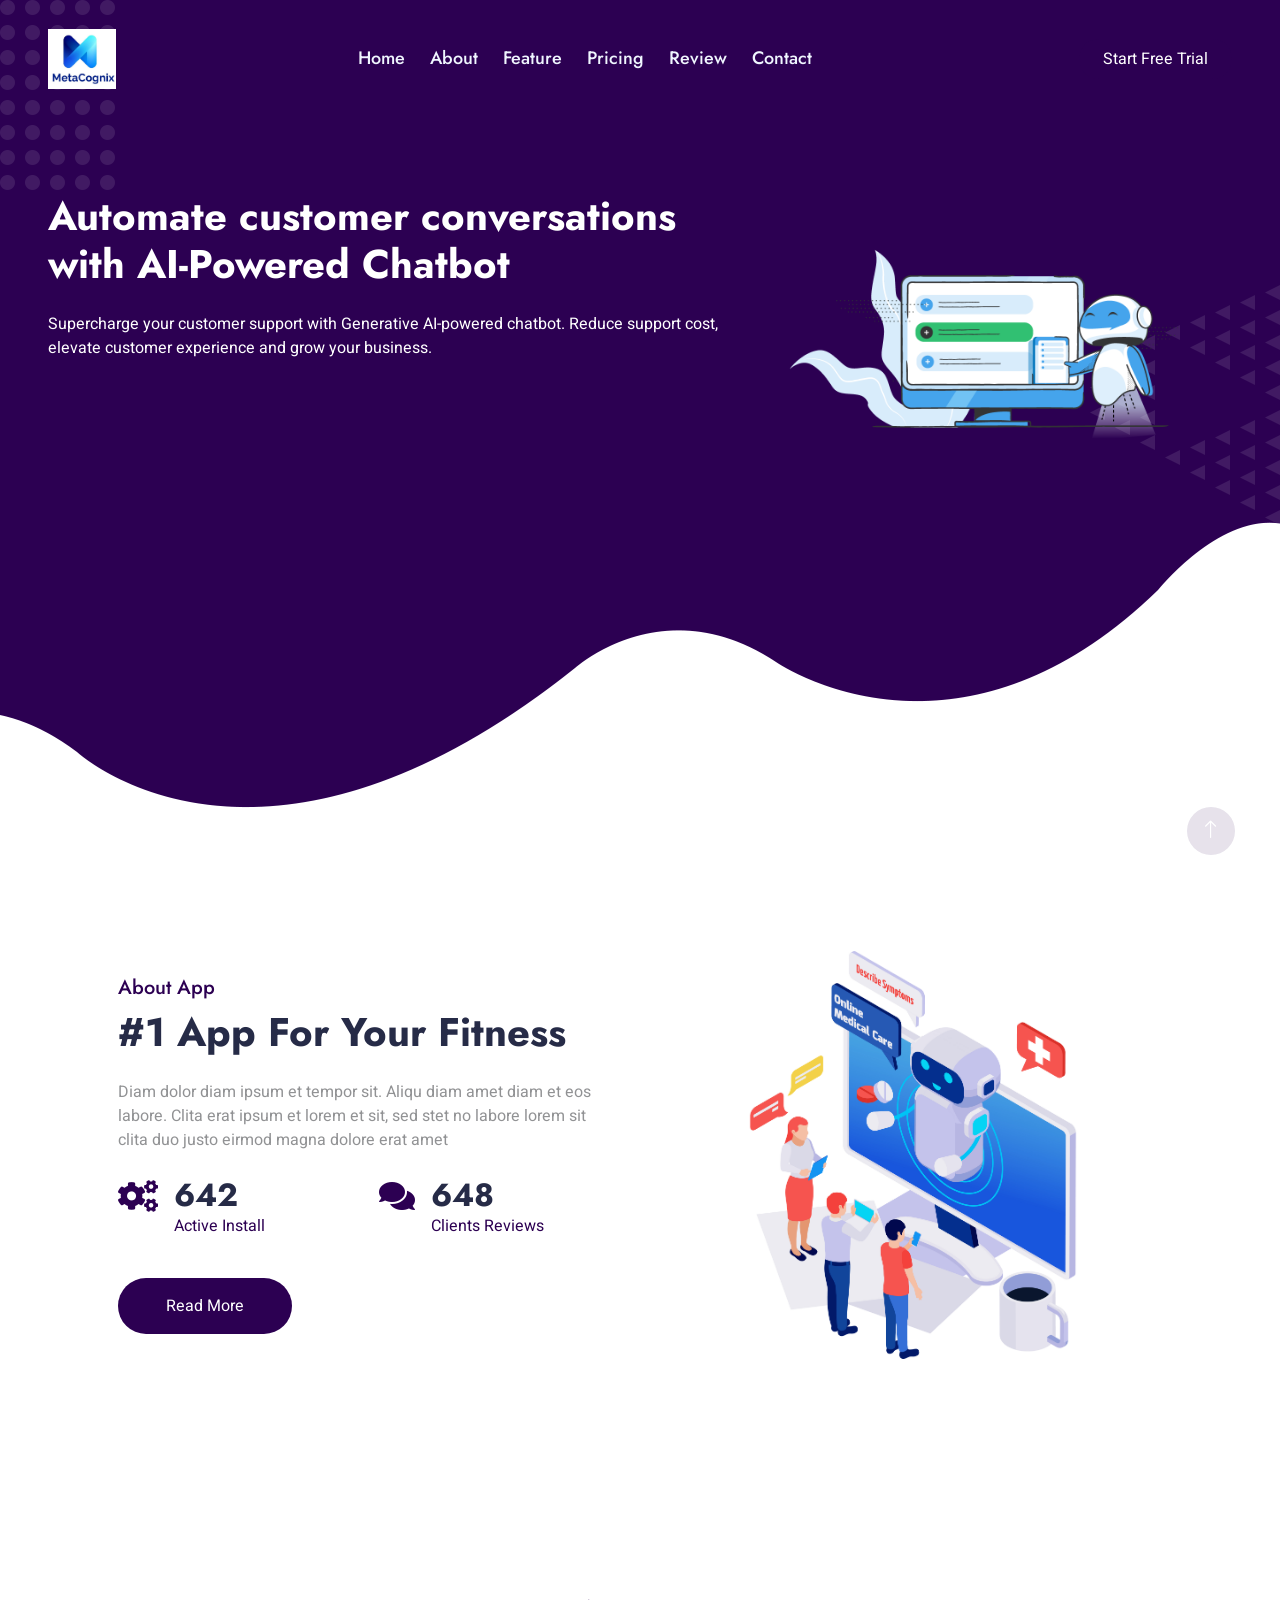
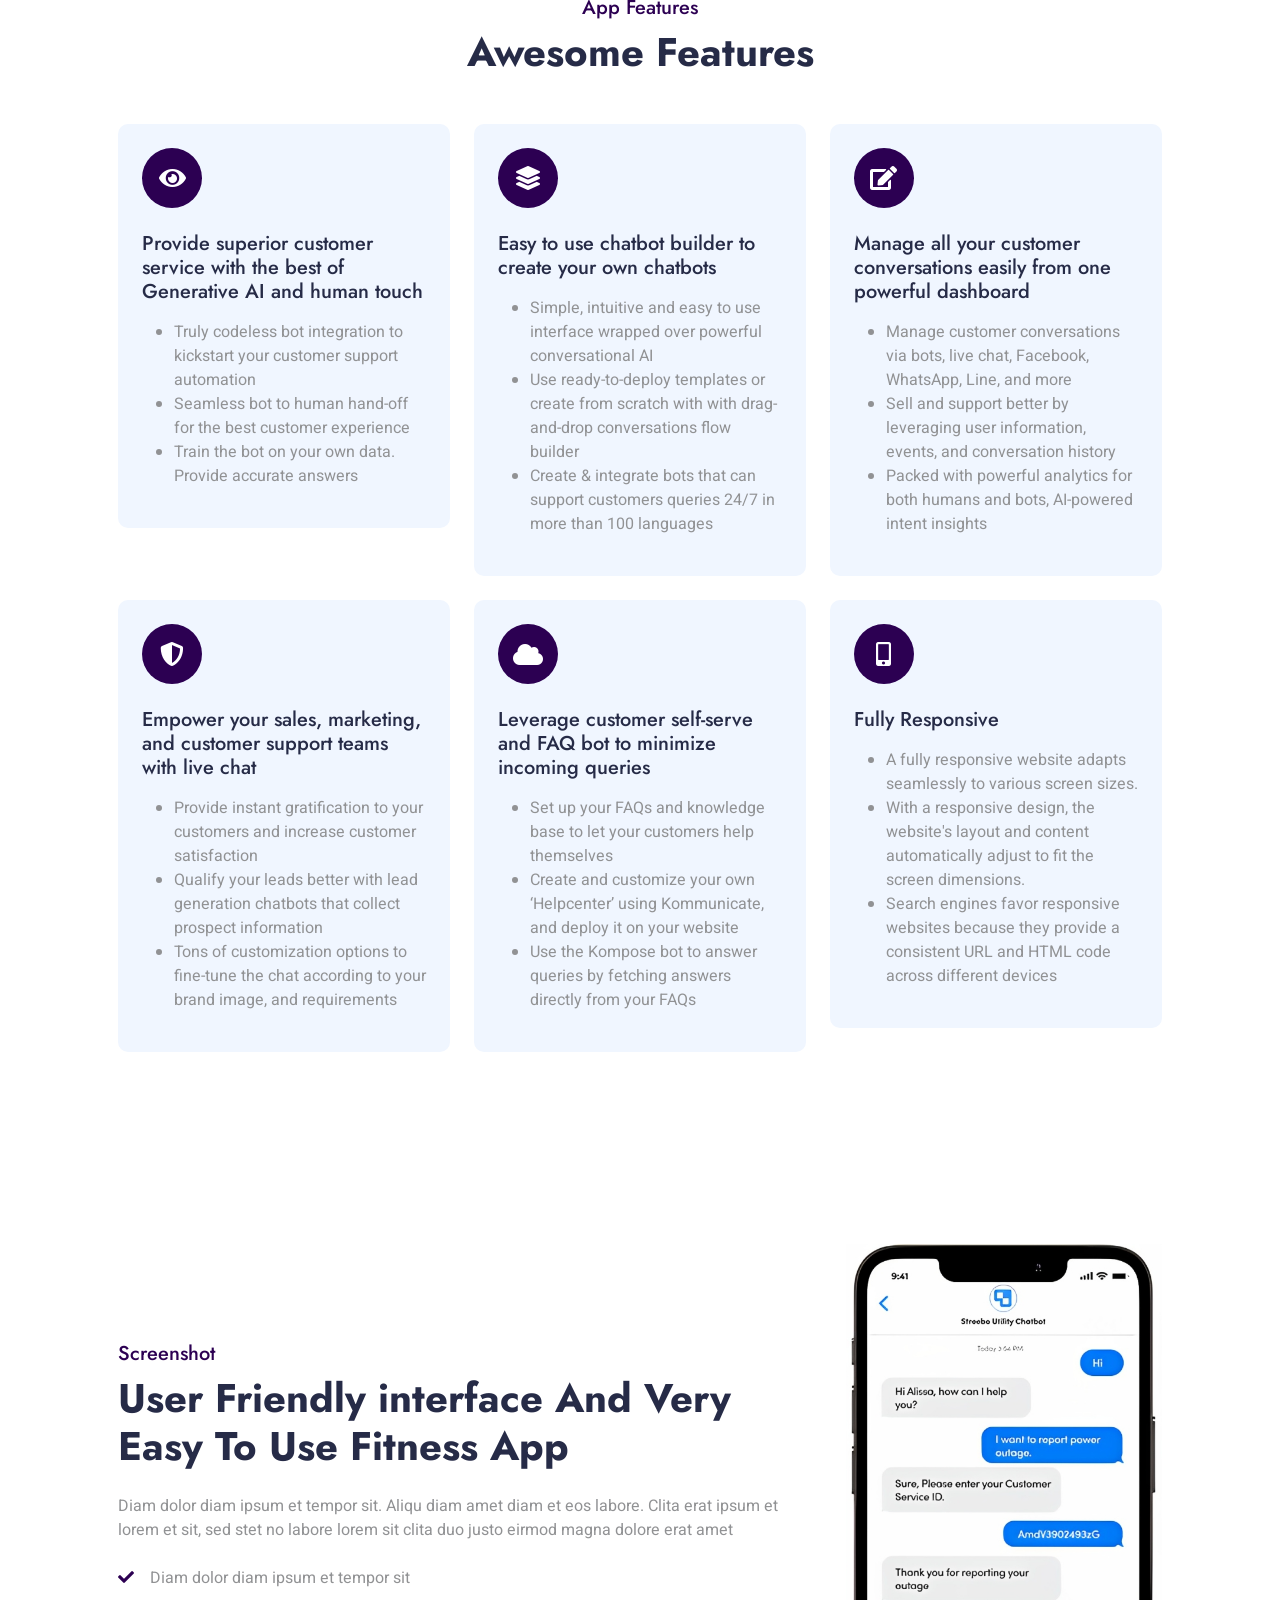
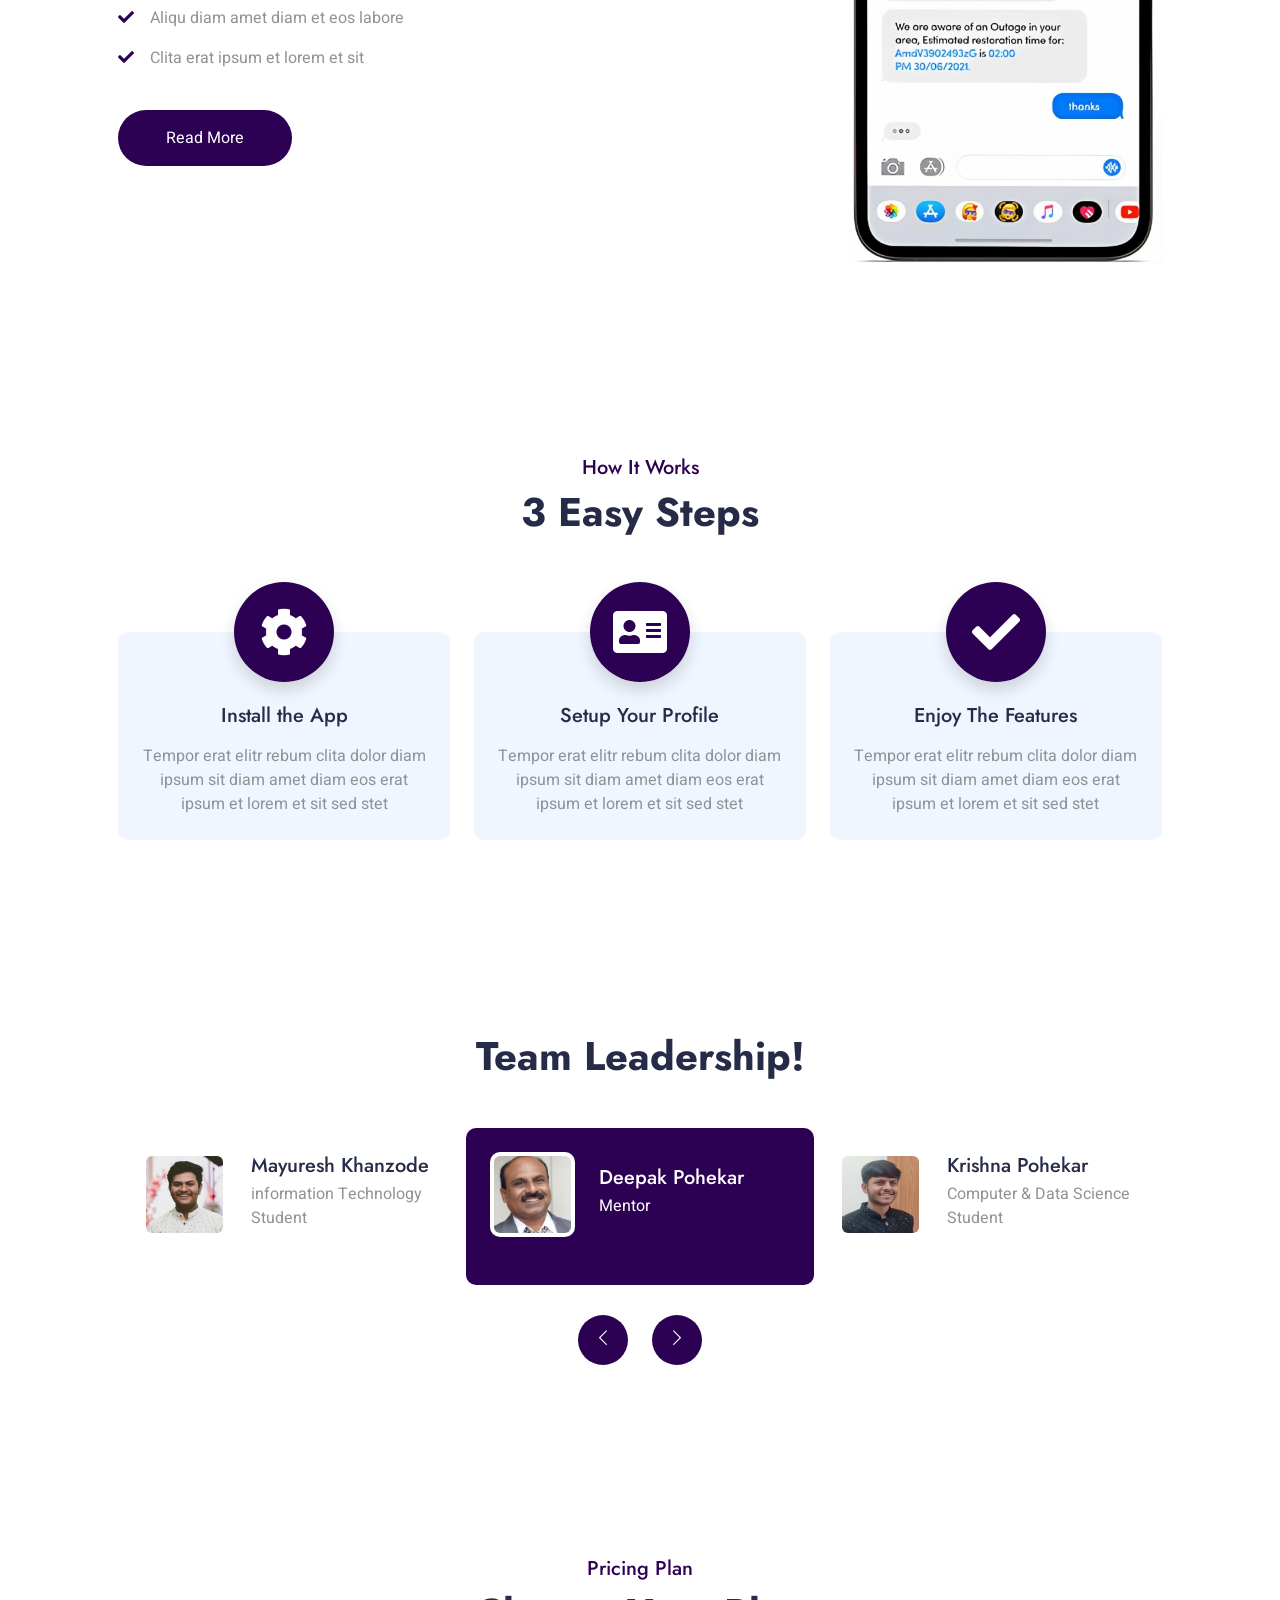
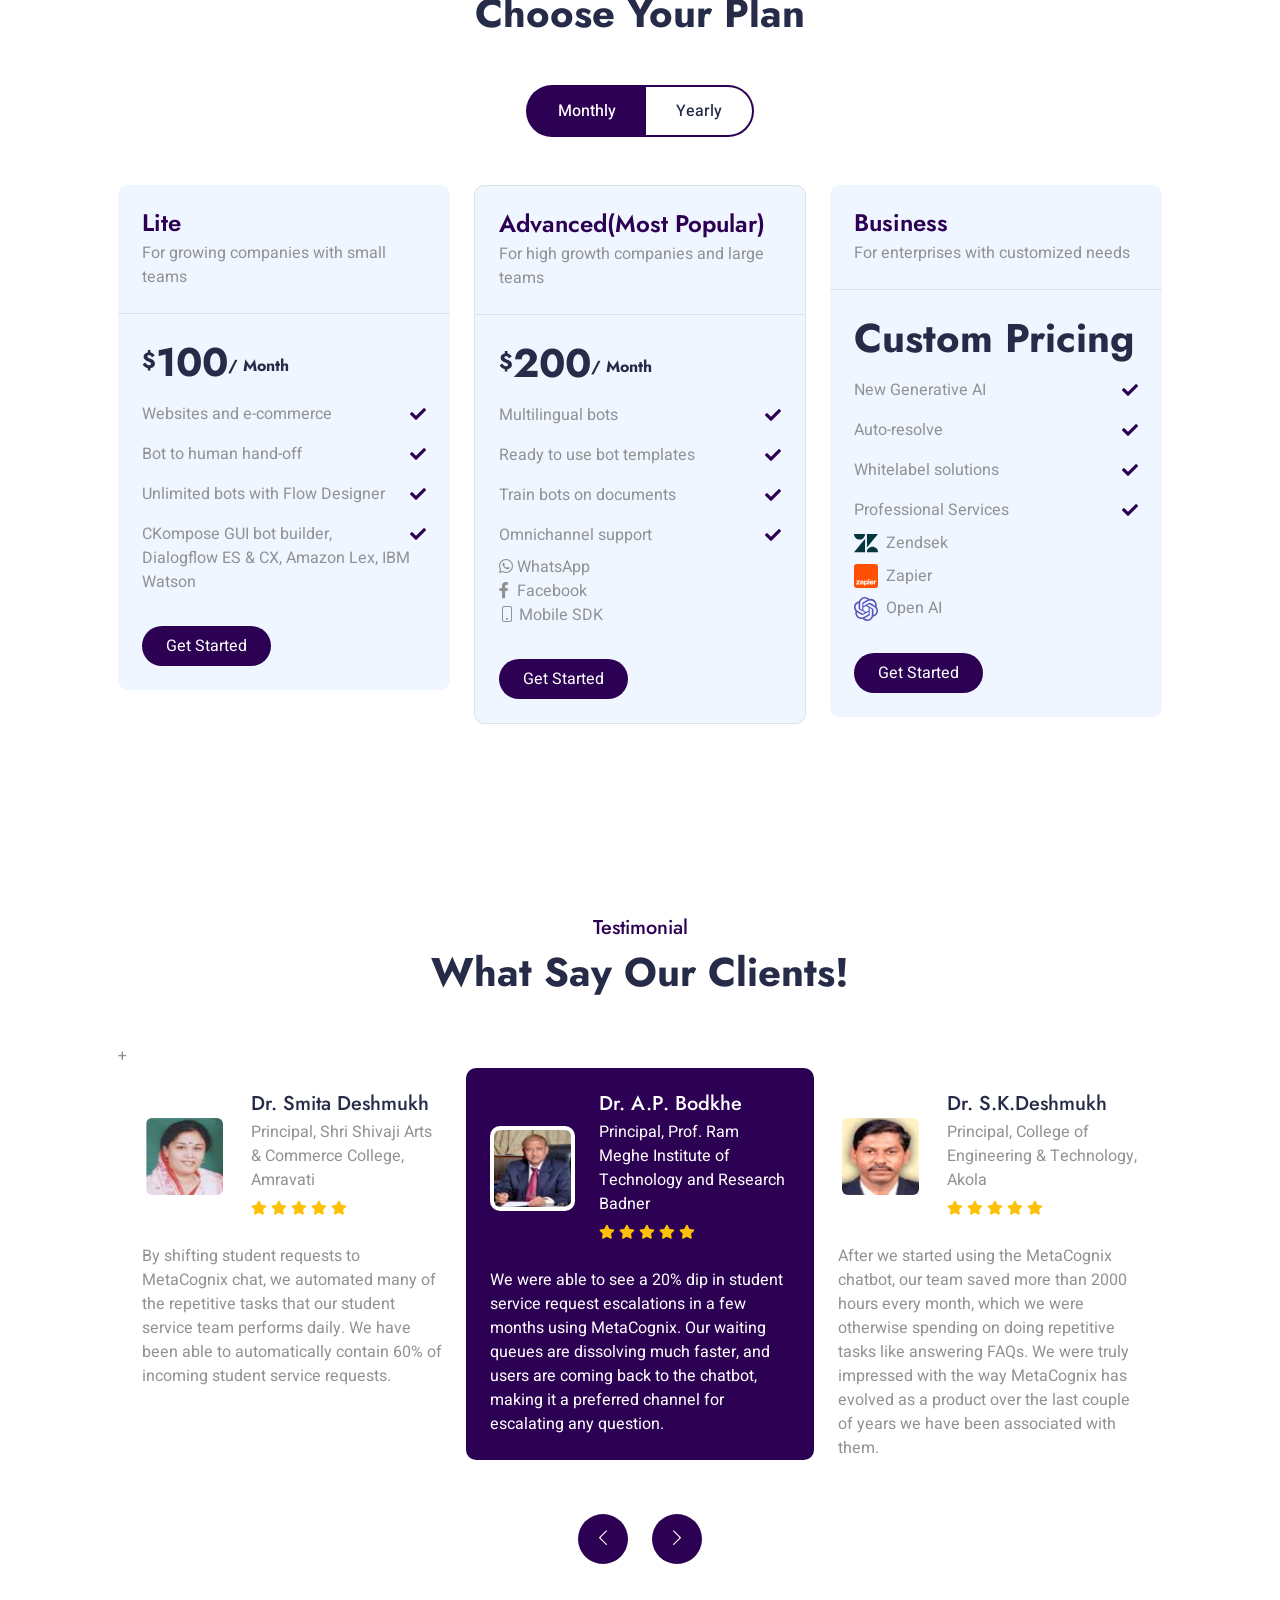
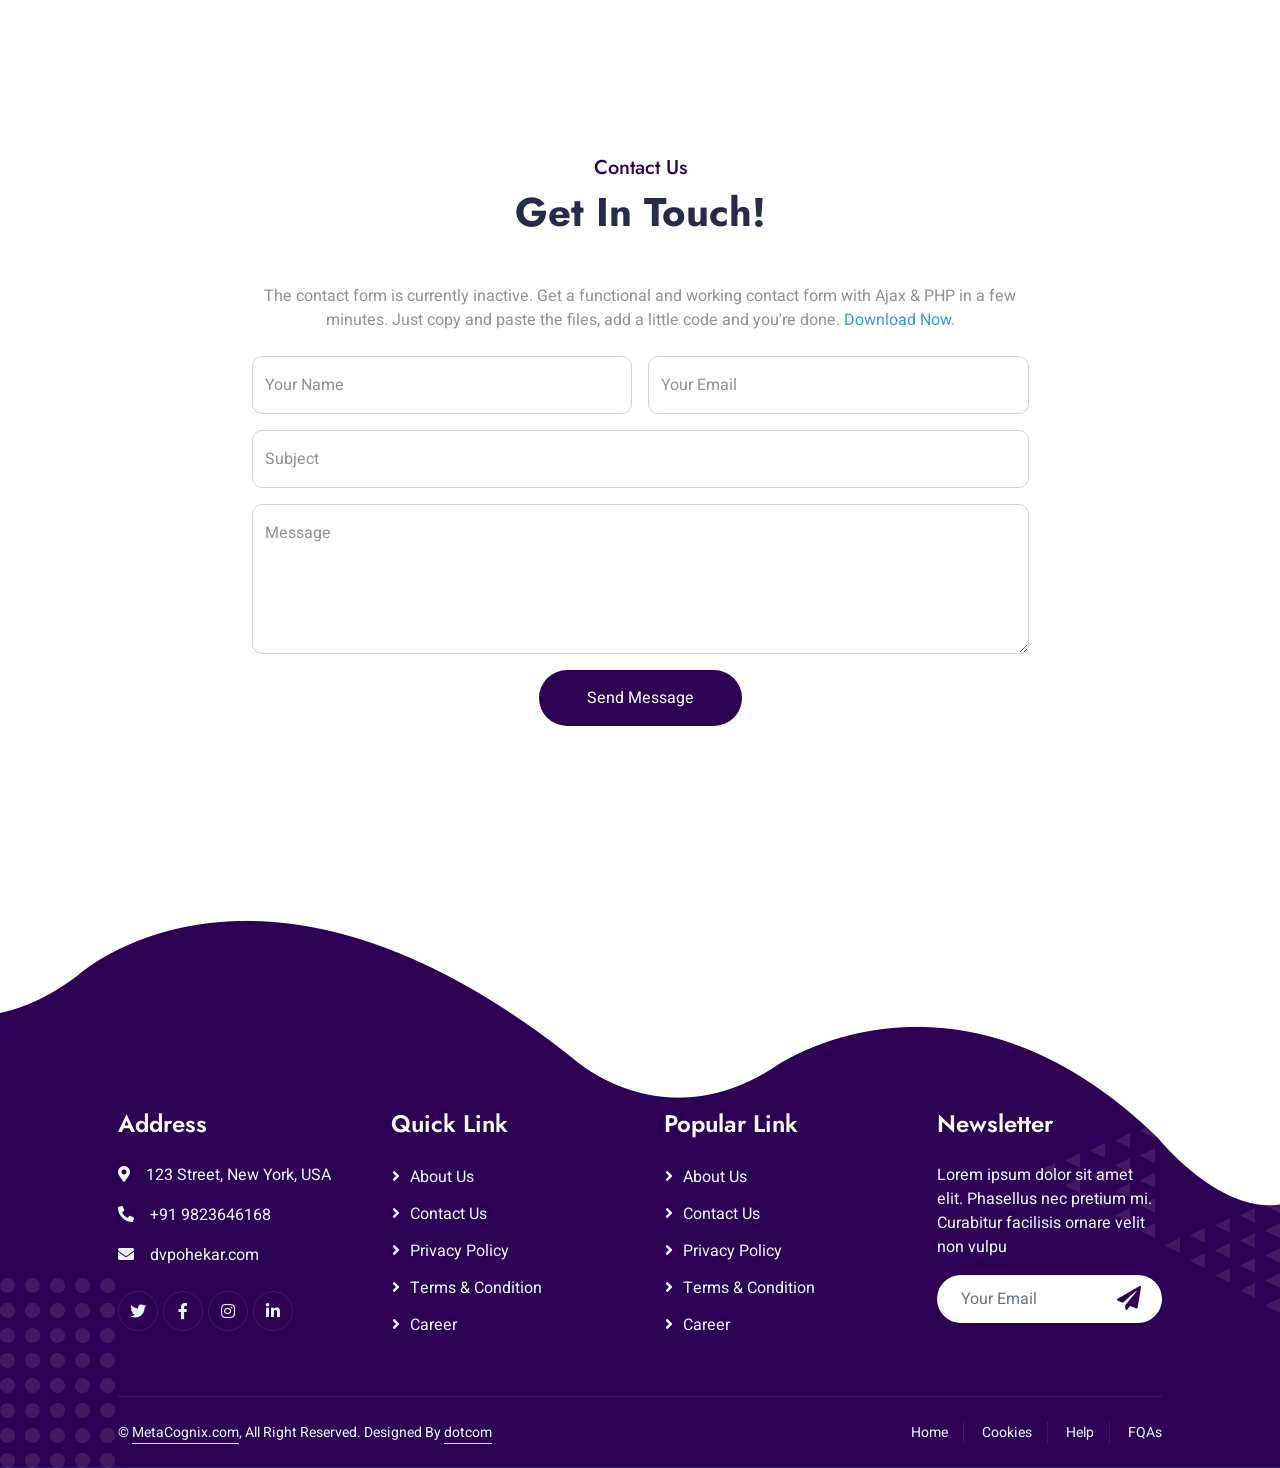
<file: MetaCognix/index.html>
<!DOCTYPE html>
<html lang="en">

<head>
    <meta charset="utf-8">
    <title>FitApp - Mobile App HTML Template</title>
    <meta content="width=device-width, initial-scale=1.0" name="viewport">
    <meta content="" name="keywords">
    <meta content="" name="description">

    <!-- Favicon -->
    <link href="img/favicon.ico" rel="icon">

    <!-- Google Web Fonts -->
    <link rel="preconnect" href="https://fonts.googleapis.com">
    <link rel="preconnect" href="https://fonts.gstatic.com" crossorigin>
    <link href="https://fonts.googleapis.com/css2?family=Heebo:wght@400;500&family=Jost:wght@500;600;700&display=swap"
        rel="stylesheet">

    <!-- Icon Font Stylesheet -->
    <link href="https://cdnjs.cloudflare.com/ajax/libs/font-awesome/5.10.0/css/all.min.css" rel="stylesheet">
    <link href="https://cdn.jsdelivr.net/npm/bootstrap-icons@1.4.1/font/bootstrap-icons.css" rel="stylesheet">

    <!-- Libraries Stylesheet -->
    <link href="lib/animate/animate.min.css" rel="stylesheet">
    <link href="lib/owlcarousel/assets/owl.carousel.min.css" rel="stylesheet">

    <!-- Customized Bootstrap Stylesheet -->
    <link href="css/bootstrap.min.css" rel="stylesheet">

    <!-- Template Stylesheet -->
    <link href="css/style.css" rel="stylesheet">
</head>

<body data-bs-spy="scroll" data-bs-target=".navbar" data-bs-offset="51">
    <div class="container-xxl bg-white p-0">
        <!-- Spinner Start -->
        <div id="spinner"
            class="show bg-white position-fixed translate-middle w-100 vh-100 top-50 start-50 d-flex align-items-center justify-content-center">
            <div class="spinner-grow text-primary" style="width: 3rem; height: 3rem;" role="status">
                <span class="sr-only">Loading...</span>
            </div>
        </div>
        <!-- Spinner End -->


        <!-- Navbar & Hero Start -->
        <div class="container-xxl position-relative p-0 nav_height" iSd="home">
            <nav class="navbar navbar-expand-lg navbar-light px-4 px-lg-5 py-3 py-lg-0">

                <a href="" class="navbar-brand p-0">
                    <!-- <h1 class="m-0">FitApp</h1> -->
                    <img src="img/MetaCognix.jpg" alt="Logo">
                </a>

                <button class="navbar-toggler" type="button" data-bs-toggle="collapse" data-bs-target="#navbarCollapse">
                    <span class="fa fa-bars"></span>
                </button>
                <div class="collapse navbar-collapse" id="navbarCollapse">
                    <div class="navbar-nav mx-auto py-0">
                        <a href="#home" class="nav-item nav-link active">Home</a>
                        <a href="#about" class="nav-item nav-link">About</a>
                        <a href="#feature" class="nav-item nav-link">Feature</a>
                        <a href="#pricing" class="nav-item nav-link">Pricing</a>
                        <a href="#review" class="nav-item nav-link">Review</a>
                        <a href="#contact" class="nav-item nav-link">Contact</a>
                    </div>
                    <a href="" class="btn btn-primary-gradient rounded-pill py-2 px-4 ms-3 d-none d-lg-block">Start Free
                        Trial</a>
                </div>
            </nav>

            <div class="container-xxl bg-primary hero-header">
                <div class="container-fluid px-lg-5">
                    <div class="row">
                        <div class="col-lg-7 text-center text-lg-start ">
                            <h1 class="text-white mb-4 animated slideInDown">Automate
                                customer conversations
                                with AI-Powered Chatbot</h1>
                            <p class=" text-white animated slideInDown">Supercharge your customer support with
                                Generative AI-powered chatbot. Reduce support cost, elevate customer experience and grow
                                your business.
                            </p>
                            <!-- <a href=""
                                class="btn btn-primary-gradient py-sm-3 px-4 px-sm-5 rounded-pill me-3 animated slideInLeft">Read
                                More</a>
                            <a href=""
                                class="btn btn-secondary-gradient py-sm-3 px-4 px-sm-5 rounded-pill animated slideInRight">Contact
                                Us</a> -->
                        </div>
                        <div class="col-lg-5  d-flex  justify-content-lg-end wow fadeInUp">
                            <!-- <div class="owl-carousel screenshot-carousel">
                                <img class="img-fluid" src="img/screenshot-1.png" alt="">
                                <img class="img-fluid" src="img/screenshot-2.png" alt="">
                                <img class="img-fluid" src="img/screenshot-3.png" alt="">
                                <img class="img-fluid" src="img/screenshot-4.png" alt="">
                                <img class="img-fluid" src="img/screenshot-5.png" alt="">
                            </div> -->
                            <img class="img-fluid" src="img/chat.png" alt="Logo">

                        </div>


                    </div>
                </div>
            </div>
        </div>
        <!-- Navbar & Hero End -->


        <!-- About Start -->
        <div class="container-xxl py-5" id="about">
            <div class="container py-5 px-lg-5">
                <div class="row g-5 align-items-center">
                    <div class="col-lg-6 wow fadeInUp" data-wow-delay="0.1s">
                        <h5 class="text-primary-gradient fw-medium">About App</h5>
                        <h1 class="mb-4">#1 App For Your Fitness</h1>
                        <p class="mb-4">Diam dolor diam ipsum et tempor sit. Aliqu diam amet diam et eos labore. Clita
                            erat ipsum et lorem et sit, sed stet no labore lorem sit clita duo justo eirmod magna dolore
                            erat amet</p>
                        <div class="row g-4 mb-4">
                            <div class="col-sm-6 wow fadeIn" data-wow-delay="0.5s">
                                <div class="d-flex">
                                    <i class="fa fa-cogs fa-2x text-primary-gradient flex-shrink-0 mt-1"></i>
                                    <div class="ms-3">
                                        <h2 class="mb-0" data-toggle="counter-up">1234</h2>
                                        <p class="text-primary-gradient mb-0">Active Install</p>
                                    </div>
                                </div>
                            </div>
                            <div class="col-sm-6 wow fadeIn" data-wow-delay="0.7s">
                                <div class="d-flex">
                                    <i class="fa fa-comments fa-2x text-secondary-gradient flex-shrink-0 mt-1"></i>
                                    <div class="ms-3">
                                        <h2 class="mb-0" data-toggle="counter-up">1234</h2>
                                        <p class="text-secondary-gradient mb-0">Clients Reviews</p>
                                    </div>
                                </div>
                            </div>
                        </div>
                        <a href="" class="btn btn-primary-gradient py-sm-3 px-4 px-sm-5 rounded-pill mt-3">Read More</a>
                    </div>
                    <div class="col-lg-6">
                        <img class="img-fluid wow fadeInUp" data-wow-delay="0.5s" src="img/aboutimg.jpg">
                    </div>
                </div>
            </div>
        </div>
        <!-- About End -->


        <!-- Features Start -->
        <div class="container-xxl py-5" id="feature">
            <div class="container py-5 px-lg-5">
                <div class="text-center wow fadeInUp" data-wow-delay="0.1s">
                    <h5 class="text-primary-gradient fw-medium">App Features</h5>
                    <h1 class="mb-5">Awesome Features</h1>
                </div>
                <div class="row g-4">
                    <div class="col-lg-4 col-md-6 wow fadeInUp" data-wow-delay="0.1s">
                        <div class="feature-item bg-light rounded p-4">
                            <div class="d-inline-flex align-items-center justify-content-center bg-primary-gradient rounded-circle mb-4"
                                style="width: 60px; height: 60px;">
                                <i class="fa fa-eye text-white fs-4"></i>
                            </div>
                            <h5 class="mb-3">Provide superior customer service with the best of Generative AI and human
                                touch</h5>
                            <p class="m-0">
                            <ul>
                                <li>Truly codeless bot integration to kickstart your customer support automation</li>
                                <li>Seamless bot to human hand-off for the best customer experience</li>
                                <li>Train the bot on your own data. Provide accurate answers</li>
                            </ul>
                            </p>
                        </div>
                    </div>
                    <div class="col-lg-4 col-md-6 wow fadeInUp" data-wow-delay="0.3s">
                        <div class="feature-item bg-light rounded p-4">
                            <div class="d-inline-flex align-items-center justify-content-center bg-secondary-gradient rounded-circle mb-4"
                                style="width: 60px; height: 60px;">
                                <i class="fa fa-layer-group text-white fs-4"></i>
                            </div>
                            <h5 class="mb-3">Easy to use chatbot builder to create your own chatbots</h5>
                            <p class="m-0">
                            <ul>
                                <li>Simple, intuitive and easy to use interface wrapped over powerful conversational AI
                                </li>
                                <li>Use ready-to-deploy templates or create from scratch with with drag-and-drop
                                    conversations flow builder</li>
                                <li>Create & integrate bots that can support customers queries 24/7 in more than 100
                                    languages</li>
                            </ul>
                            </p>
                        </div>
                    </div>
                    <div class="col-lg-4 col-md-6 wow fadeInUp" data-wow-delay="0.5s">
                        <div class="feature-item bg-light rounded p-4">
                            <div class="d-inline-flex align-items-center justify-content-center bg-primary-gradient rounded-circle mb-4"
                                style="width: 60px; height: 60px;">
                                <i class="fa fa-edit text-white fs-4"></i>
                            </div>
                            <h5 class="mb-3">Manage all your customer conversations easily from one powerful dashboard
                            </h5>
                            <p class="m-0">
                            <ul>
                                <li>Manage customer conversations via bots, live chat, Facebook, WhatsApp, Line, and
                                    more</li>
                                <li>Sell and support better by leveraging user information, events, and conversation
                                    history</li>
                                <li>Packed with powerful analytics for both humans and bots, AI-powered intent insights
                                </li>
                            </ul>
                            </p>
                        </div>
                    </div>
                    <div class="col-lg-4 col-md-6 wow fadeInUp" data-wow-delay="0.1s">
                        <div class="feature-item bg-light rounded p-4">
                            <div class="d-inline-flex align-items-center justify-content-center bg-secondary-gradient rounded-circle mb-4"
                                style="width: 60px; height: 60px;">
                                <i class="fa fa-shield-alt text-white fs-4"></i>
                            </div>
                            <h5 class="mb-3">Empower your sales, marketing, and customer support teams with live chat
                            </h5>
                            <p class="m-0">
                            <ul>
                                <li>Provide instant gratification to your customers and increase customer satisfaction
                                </li>
                                <li>Qualify your leads better with lead generation chatbots that collect prospect
                                    information</li>
                                <li>Tons of customization options to fine-tune the chat according to your brand image,
                                    and requirements
                                </li>
                            </ul>
                            </p>
                        </div>
                    </div>
                    <div class="col-lg-4 col-md-6 wow fadeInUp" data-wow-delay="0.3s">
                        <div class="feature-item bg-light rounded p-4">
                            <div class="d-inline-flex align-items-center justify-content-center bg-primary-gradient rounded-circle mb-4"
                                style="width: 60px; height: 60px;">
                                <i class="fa fa-cloud text-white fs-4"></i>
                            </div>
                            <h5 class="mb-3">Leverage customer self-serve and FAQ bot to minimize incoming queries</h5>
                            <p class="m-0">
                            <ul>
                                <li>Set up your FAQs and knowledge base to let your customers help themselves</li>
                                <li>Create and customize your own ‘Helpcenter’ using Kommunicate, and deploy it on your
                                    website</li>
                                <li>Use the Kompose bot to answer queries by fetching answers directly from your FAQs
                                </li>
                            </ul>
                            </p>
                        </div>
                    </div>
                    <div class="col-lg-4 col-md-6 wow fadeInUp" data-wow-delay="0.5s">
                        <div class="feature-item bg-light rounded p-4">
                            <div class="d-inline-flex align-items-center justify-content-center bg-secondary-gradient rounded-circle mb-4"
                                style="width: 60px; height: 60px;">
                                <i class="fa fa-mobile-alt text-white fs-4"></i>
                            </div>
                            <h5 class="mb-3">Fully Responsive</h5>
                            <p class="m-0">
                            <ul>
                                <li>A fully responsive website adapts seamlessly to various screen sizes.</li>
                                <li>With a responsive design, the website's layout and content automatically adjust to
                                    fit the screen dimensions.</li>
                                <li>Search engines favor responsive websites because they provide a consistent URL and
                                    HTML code across different devices</li>
                            </ul>
                            </p>
                        </div>
                    </div>
                </div>
            </div>
        </div>
        <!-- Features End -->


        <!-- Screenshot Start -->
        <div class="container-xxl py-5">
            <div class="container py-5 px-lg-5">
                <div class="row g-5 align-items-center">
                    <div class="col-lg-8 wow fadeInUp" data-wow-delay="0.1s">
                        <h5 class="text-primary-gradient fw-medium">Screenshot</h5>
                        <h1 class="mb-4">User Friendly interface And Very Easy To Use Fitness App</h1>
                        <p class="mb-4">Diam dolor diam ipsum et tempor sit. Aliqu diam amet diam et eos labore. Clita
                            erat ipsum et lorem et sit, sed stet no labore lorem sit clita duo justo eirmod magna dolore
                            erat amet</p>
                        <p><i class="fa fa-check text-primary-gradient me-3"></i>Diam dolor diam ipsum et tempor sit</p>
                        <p><i class="fa fa-check text-primary-gradient me-3"></i>Aliqu diam amet diam et eos labore</p>
                        <p class="mb-4"><i class="fa fa-check text-primary-gradient me-3"></i>Clita erat ipsum et lorem
                            et sit</p>
                        <a href="" class="btn btn-primary-gradient py-sm-3 px-4 px-sm-5 rounded-pill mt-3">Read More</a>
                    </div>
                    <div class="col-lg-4 d-flex justify-content-center justify-content-lg-end wow fadeInUp"
                        data-wow-delay="0.3s">
                        <!-- <div class="owl-carousel screenshot-carousel">
                            <img class="img-fluid" src="img/screenshot-1.png" alt="">
                            <img class="img-fluid" src="img/screenshot-2.png" alt="">
                            <img class="img-fluid" src="img/screenshot-3.png" alt="">
                            <img class="img-fluid" src="img/screenshot-4.png" alt="">
                            <img class="img-fluid" src="img/screenshot-5.png" alt="">
                        </div> -->
                        <img class="img-fluid" src="img/chatscreenshot.png">
                    </div>
                </div>
            </div>
        </div>
        <!-- Screenshot End -->


        <!-- Process Start -->
        <div class="container-xxl py-5">
            <div class="container py-5 px-lg-5">
                <div class="text-center pb-4 wow fadeInUp" data-wow-delay="0.1s">
                    <h5 class="text-primary-gradient fw-medium">How It Works</h5>
                    <h1 class="mb-5">3 Easy Steps</h1>
                </div>
                <div class="row gy-5 gx-4 justify-content-center">
                    <div class="col-lg-4 col-sm-6 text-center pt-4 wow fadeInUp" data-wow-delay="0.1s">
                        <div class="position-relative bg-light rounded pt-5 pb-4 px-4">
                            <div class="d-inline-flex align-items-center justify-content-center bg-primary-gradient rounded-circle position-absolute top-0 start-50 translate-middle shadow"
                                style="width: 100px; height: 100px;">
                                <i class="fa fa-cog fa-3x text-white"></i>
                            </div>
                            <h5 class="mt-4 mb-3">Install the App</h5>
                            <p class="mb-0">Tempor erat elitr rebum clita dolor diam ipsum sit diam amet diam eos erat
                                ipsum et lorem et sit sed stet</p>
                        </div>
                    </div>
                    <div class="col-lg-4 col-sm-6 text-center pt-4 wow fadeInUp" data-wow-delay="0.3s">
                        <div class="position-relative bg-light rounded pt-5 pb-4 px-4">
                            <div class="d-inline-flex align-items-center justify-content-center bg-secondary-gradient rounded-circle position-absolute top-0 start-50 translate-middle shadow"
                                style="width: 100px; height: 100px;">
                                <i class="fa fa-address-card fa-3x text-white"></i>
                            </div>
                            <h5 class="mt-4 mb-3">Setup Your Profile</h5>
                            <p class="mb-0">Tempor erat elitr rebum clita dolor diam ipsum sit diam amet diam eos erat
                                ipsum et lorem et sit sed stet</p>
                        </div>
                    </div>
                    <div class="col-lg-4 col-sm-6 text-center pt-4 wow fadeInUp" data-wow-delay="0.5s">
                        <div class="position-relative bg-light rounded pt-5 pb-4 px-4">
                            <div class="d-inline-flex align-items-center justify-content-center bg-primary-gradient rounded-circle position-absolute top-0 start-50 translate-middle shadow"
                                style="width: 100px; height: 100px;">
                                <i class="fa fa-check fa-3x text-white"></i>
                            </div>
                            <h5 class="mt-4 mb-3">Enjoy The Features</h5>
                            <p class="mb-0">Tempor erat elitr rebum clita dolor diam ipsum sit diam amet diam eos erat
                                ipsum et lorem et sit sed stet</p>
                        </div>
                    </div>
                </div>
            </div>
        </div>
        <!-- Process Start -->


        <!-- Team Leadership -->
        <div class="container-xxl py-5" id="review">
            <div class="container py-5 px-lg-5">
                <div class="text-center wow fadeInUp" data-wow-delay="0.1s">
                    <!-- <h5 class="text-primary-gradient fw-medium">Testimonial</h5> -->
                    <h1 class="mb-5">Team Leadership!</h1>
                </div>
                <div class="owl-carousel testimonial-carousel wow fadeInUp" data-wow-delay="0.1s">
                    <div class="testimonial-item rounded p-4">
                        <div class="d-flex align-items-center mb-4">
                            <img class="img-fluid bg-white rounded flex-shrink-0 p-1" src="img/deepak.png"
                                style="width: 85px; height: 85px;">
                            <div class="ms-4">
                                <h5 class="mb-1">Deepak Pohekar</h5>
                                <p class="mb-1">Mentor</p>
                                <!-- <div>
                                    <small class="fa fa-star text-warning"></small>
                                    <small class="fa fa-star text-warning"></small>
                                    <small class="fa fa-star text-warning"></small>
                                    <small class="fa fa-star text-warning"></small>
                                    <small class="fa fa-star text-warning"></small>
                                </div> -->
                            </div>
                        </div>
                        <!-- <p class="mb-0">We were able to see a 20% dip in customer service request escalations in a few
                            months using Kommunicate. Our waiting queues are dissolving much faster, and users are
                            coming back to the chatbot, making it a preferred channel for escalating any question.</p> -->
                    </div>
                    <div class="testimonial-item rounded p-4">
                        <div class="d-flex align-items-center mb-4">
                            <img class="img-fluid bg-white rounded flex-shrink-0 p-1" src="img/krishna.png"
                                style="width: 85px; height: 85px;">
                            <div class="ms-4">
                                <h5 class="mb-1">Krishna Pohekar</h5>
                                <p class="mb-1">Computer & Data Science Student</p>
                                <!-- <div>
                                    <small class="fa fa-star text-warning"></small>
                                    <small class="fa fa-star text-warning"></small>
                                    <small class="fa fa-star text-warning"></small>
                                    <small class="fa fa-star text-warning"></small>
                                    <small class="fa fa-star text-warning"></small>
                                </div> -->
                            </div>
                        </div>
                        <!-- <p class="mb-0">After we started using the Kommunicate chatbot, our team saved more than 2000
                            hours every month, which we were otherwise spending on doing repetitive tasks like answering
                            FAQs. We were truly impressed with the way Kommunicate has evolved as a product over the
                            last couple of years we have been associated with them.</p> -->
                    </div>
                    <div class="testimonial-item rounded p-4">
                        <div class="d-flex align-items-center mb-4">
                            <img class="img-fluid bg-white rounded flex-shrink-0 p-1" src="img/tanmay.jpg"
                                style="width: 85px; height: 85px;">
                            <div class="ms-4">
                                <h5 class="mb-1">Tanmay Bhaturkar</h5>
                                <p class="mb-1">information Technology Student</p>
                                <!-- <div>
                                    <small class="fa fa-star text-warning"></small>
                                    <small class="fa fa-star text-warning"></small>
                                    <small class="fa fa-star text-warning"></small>
                                    <small class="fa fa-star text-warning"></small>
                                    <small class="fa fa-star text-warning"></small>
                                </div> -->
                            </div>
                        </div>
                        <!-- <p class="mb-0">After using Kommunicate, we saw an increase of 980% in customer conversations.
                            The chatbot-based automation does a lot for us - trigger a conversation, resolve customer
                            queries, and even generate business opportunities that we can redirect to our sales
                            executives.</p> -->
                    </div>
                    <div class="testimonial-item rounded p-4">
                        <div class="d-flex align-items-center mb-4">
                            <img class="img-fluid bg-white rounded flex-shrink-0 p-1" src="img/mayuresh.jpg"
                                style="width: 85px; height: 85px;">
                            <div class="ms-4">
                                <h5 class="mb-1">Mayuresh Khanzode</h5>
                                <p class="mb-1">information Technology Student</p>
                                <!-- <div>
                                    <small class="fa fa-star text-warning"></small>
                                    <small class="fa fa-star text-warning"></small>
                                    <small class="fa fa-star text-warning"></small>
                                    <small class="fa fa-star text-warning"></small>
                                    <small class="fa fa-star text-warning"></small>
                                </div> -->
                            </div>
                        </div>
                        <!-- <p class="mb-0">By shifting customer requests to Kommunicate chat, we automated many of the
                            repetitive tasks that our customer service team performs daily. We have been able to
                            automatically contain 60% of incoming customer service requests for Epic Sports.</p> -->
                    </div>
                </div>
            </div>
        </div>
        <!-- Team Leadership -->


        <!-- Pricing Start -->
        <div class="container-xxl py-5" id="pricing">
            <div class="container py-5 px-lg-5">
                <div class="text-center wow fadeInUp" data-wow-delay="0.1s">
                    <h5 class="text-primary-gradient fw-medium">Pricing Plan</h5>
                    <h1 class="mb-5">Choose Your Plan</h1>
                </div>
                <div class="tab-class text-center pricing wow fadeInUp" data-wow-delay="0.1s">
                    <ul
                        class="nav nav-pills d-inline-flex justify-content-center bg-primary-gradient rounded-pill mb-5">
                        <li class="nav-item">
                            <button class="nav-link active" data-bs-toggle="pill" href="#tab-1">Monthly</button>
                        </li>
                        <li class="nav-item">
                            <button class="nav-link" data-bs-toggle="pill" href="#tab-2">Yearly</button>
                        </li>
                    </ul>
                    <div class="tab-content text-start">
                        <div id="tab-1" class="tab-pane fade show p-0 active">
                            <div class="row g-4">
                                <div class="col-lg-4">
                                    <div class="bg-light rounded">
                                        <div class="border-bottom p-4 mb-4">
                                            <h4 class="text-primary-gradient mb-1">Lite</h4>
                                            <span>For growing companies with small teams</span>
                                        </div>
                                        <div class="p-4 pt-0">
                                            <h1 class="mb-3">
                                                <small class="align-top"
                                                    style="font-size: 22px; line-height: 45px;">$</small>100<small
                                                    class="align-bottom" style="font-size: 16px; line-height: 40px;">/
                                                    Month</small>
                                            </h1>
                                            <div class="d-flex justify-content-between mb-3"><span>Websites and
                                                    e-commerce</span><i
                                                    class="fa fa-check text-primary-gradient pt-1"></i></div>
                                            <div class="d-flex justify-content-between mb-3"><span>Bot to human
                                                    hand-off</span><i
                                                    class="fa fa-check text-primary-gradient pt-1"></i></div>
                                            <div class="d-flex justify-content-between mb-3"><span>Unlimited bots with
                                                    Flow Designer</span><i
                                                    class="fa fa-check text-primary-gradient pt-1"></i>
                                            </div>
                                            <div class="d-flex justify-content-between mb-2"><span>CKompose GUI bot
                                                    builder, Dialogflow ES & CX, Amazon Lex, IBM Watson</span><i
                                                    class="fa fa-check text-primary-gradient pt-1"></i>
                                            </div>
                                            <a href="" class="btn btn-primary-gradient rounded-pill py-2 px-4 mt-4">Get
                                                Started</a>
                                        </div>
                                    </div>
                                </div>
                                <div class="col-lg-4">
                                    <div class="bg-light rounded border">
                                        <div class="border-bottom p-4 mb-4">
                                            <h4 class="text-primary-gradient mb-1">Advanced(Most Popular)</h4>
                                            <span>For high growth companies and large teams</span>
                                        </div>
                                        <div class="p-4 pt-0">
                                            <h1 class="mb-3">
                                                <small class="align-top"
                                                    style="font-size: 22px; line-height: 45px;">$</small>200<small
                                                    class="align-bottom" style="font-size: 16px; line-height: 40px;">/
                                                    Month</small>
                                            </h1>
                                            <div class="d-flex justify-content-between mb-3"><span>Multilingual
                                                    bots</span><i class="fa fa-check text-primary-gradient pt-1"></i>
                                            </div>
                                            <div class="d-flex justify-content-between mb-3"><span>Ready to use bot
                                                    templates</span><i
                                                    class="fa fa-check text-primary-gradient pt-1"></i></div>
                                            <div class="d-flex justify-content-between mb-3"><span>Train bots on
                                                    documents</span><i
                                                    class="fa fa-check text-primary-gradient pt-1"></i>
                                            </div>
                                            <div class="d-flex justify-content-between mb-2"><span>Omnichannel
                                                    support</span><i
                                                    class="fa fa-check text-primary-gradient pt-1"></i>
                                            </div>
                                            <div class="d-flex justify-content-between mb-2">
                                                <span>
                                                    <i class="fab fa-whatsapp "></i><span class="p-1">WhatsApp</span>
                                                    
                                                    <div><i class="fab fa-facebook-f"></i>
                                                        <span class="p-1">Facebook</span>
                                                            
                                                    </div>
                                                    <div><i class="bi bi-phone p-0"></i>
                                                        <span>Mobile SDK</span>
                                                            
                                                    </div>
                                                </span>

                                            </div>
                                            <a href=""
                                                class="btn btn-secondary-gradient rounded-pill py-2 px-4 mt-4">Get
                                                Started</a>
                                        </div>
                                    </div>
                                </div>
                                <div class="col-lg-4">
                                    <div class="bg-light rounded">
                                        <div class="border-bottom p-4 mb-4">
                                            <h4 class="text-primary-gradient mb-1">Business</h4>
                                            <span>For enterprises with customized needs</span>
                                        </div>
                                        <div class="p-4 pt-0">
                                            <h1 class="mb-3">
                                                <small class="align-top"
                                                    style="font-size: 22px; line-height: 45px;"></small>Custom Pricing
                                                    <!-- <small
                                                    class="align-bottom" style="font-size: 16px; line-height: 40px;">/
                                                    </small> -->
                                            </h1>
                                            <div class="d-flex justify-content-between mb-3"><span>New Generative AI</span><i
                                                    class="fa fa-check text-primary-gradient pt-1"></i></div>
                                            <div class="d-flex justify-content-between mb-3"><span>Auto-resolve</span><i
                                                    class="fa fa-check text-primary-gradient pt-1"></i></div>
                                            <div class="d-flex justify-content-between mb-3"><span>Whitelabel solutions</span><i class="fa fa-check text-primary-gradient pt-1"></i>
                                            </div>
                                            <div class="d-flex justify-content-between mb-2"><span>Professional Services</span><i class="fa fa-check text-primary-gradient pt-1"></i>
                                            </div>
                                            <div class="d-flex align-items-center mb-2 "><i><svg xmlns="http://www.w3.org/2000/svg" width="24" height="24" viewBox="0 0 24 24" fill="none" >
                                                <path d="M11.0852 21.1883V7.78924L0 21.1883H11.0852Z" fill="#03363D"></path>
                                                <path d="M9.47085 6.92825C10.4933 5.85202 11.0852 4.45291 11.0852 3H0C0 4.50673 0.591928 5.90583 1.61435 6.92825C2.69058 7.95067 4.08969 8.5426 5.5426 8.5426C6.99552 8.5426 8.44843 7.95067 9.47085 6.92825Z" fill="#03363D"></path>
                                                <path d="M14.5291 17.2601C13.5067 18.3363 12.9148 19.7354 12.9148 21.1883H24C24 19.6816 23.4619 18.2825 22.3857 17.2601C21.3094 16.2377 19.9103 15.6457 18.4574 15.6457C16.9507 15.6457 15.5516 16.1839 14.5291 17.2601Z" fill="#03363D"></path>
                                                <path d="M12.9148 3V16.3991L24 3H12.9148Z" fill="#03363D"></path>
                                              </svg></i><span class="px-2 ">Zendsek</span>

                                              
                                            </div>
                                            <div class="d-flex align-items-center mb-2 "><i><svg xmlns="http://www.w3.org/2000/svg" width="24" height="24" viewBox="0 0 250 250" fill="none">
                                                <rect width="250" height="250" rx="30" fill="#FF4F00"></rect>
                                                <path d="M37.6758 203.374L37.6401 203.261L60.181 182.626V172.683H24.0179V182.626H45.6181L45.6539 182.721L23.3333 203.374V213.317H60.5441V203.374H37.6758Z" fill="#FFFDF9"></path>
                                                <path d="M82.7456 171.735C78.574 171.735 75.1744 172.365 72.5468 173.623C70.0991 174.719 68.0373 176.526 66.6288 178.809C65.2813 181.106 64.4352 183.663 64.1461 186.31L75.1188 187.852C75.5158 185.514 76.3096 183.857 77.5003 182.881C78.8539 181.86 80.5219 181.344 82.2157 181.422C84.4424 181.422 86.0578 182.018 87.062 183.208C88.0563 184.399 88.5624 186.048 88.5624 188.221V189.305H78.0123C72.6421 189.305 68.784 190.496 66.4383 192.877C64.0925 195.259 62.9216 198.402 62.9255 202.308C62.9255 206.309 64.0965 209.286 66.4383 211.239C68.7801 213.191 71.7252 214.162 75.2736 214.15C79.6754 214.15 83.0611 212.636 85.4307 209.607C86.8301 207.746 87.8294 205.616 88.3659 203.35H88.7648L90.277 213.293H100.22V188.114C100.22 182.911 98.8485 178.88 96.1058 176.022C93.3631 173.164 88.9097 171.735 82.7456 171.735ZM86.2225 202.772C84.6448 204.088 82.5789 204.743 80.0068 204.743C77.8873 204.743 76.4148 204.372 75.5892 203.63C75.1869 203.279 74.8669 202.843 74.6518 202.354C74.4368 201.866 74.332 201.335 74.3449 200.802C74.3214 200.298 74.4006 199.795 74.5777 199.323C74.7548 198.852 75.026 198.421 75.3748 198.057C75.7522 197.703 76.1973 197.429 76.6834 197.252C77.1695 197.075 77.6863 196.999 78.2029 197.027H88.5802V197.712C88.6013 198.679 88.3996 199.639 87.9908 200.517C87.582 201.394 86.977 202.166 86.2225 202.772Z" fill="#FFFDF9"></path>
                                                <path d="M160.343 172.683H148.596V213.323H160.343V172.683Z" fill="#FFFDF9"></path>
                                                <path d="M229.698 172.683C226.38 172.683 223.764 173.854 221.851 176.196C220.478 177.878 219.434 180.365 218.719 183.656H218.374L216.838 172.683H206.806V213.317H218.553V192.479C218.553 189.851 219.168 187.837 220.398 186.436C221.629 185.035 223.899 184.334 227.209 184.334H231.669V172.683H229.698Z" fill="#FFFDF9"></path>
                                                <path d="M195.147 174.01C192.404 172.379 188.945 171.566 184.77 171.569C178.197 171.569 173.053 173.441 169.337 177.184C165.622 180.927 163.765 186.087 163.765 192.664C163.67 196.64 164.538 200.58 166.295 204.148C167.903 207.328 170.408 209.967 173.499 211.739C176.611 213.537 180.312 214.438 184.603 214.442C188.314 214.442 191.414 213.871 193.903 212.728C196.242 211.701 198.28 210.092 199.821 208.054C201.288 206.053 202.377 203.802 203.036 201.41L192.914 198.576C192.488 200.131 191.668 201.55 190.533 202.696C189.39 203.839 187.475 204.41 184.787 204.41C181.592 204.41 179.211 203.495 177.643 201.666C176.506 200.344 175.791 198.457 175.476 196.01H203.19C203.304 194.866 203.363 193.908 203.363 193.134V190.604C203.43 187.204 202.728 183.834 201.309 180.744C199.981 177.93 197.833 175.582 195.147 174.01ZM184.43 181.256C189.193 181.256 191.894 183.6 192.533 188.288H175.684C175.952 186.723 176.6 185.249 177.571 183.995C179.115 182.165 181.402 181.252 184.43 181.256Z" fill="#FFFDF9"></path>
                                                <path d="M154.599 156.304C153.716 156.274 152.835 156.422 152.009 156.739C151.184 157.056 150.431 157.536 149.795 158.15C149.167 158.769 148.675 159.513 148.35 160.333C148.026 161.153 147.875 162.031 147.907 162.913C147.875 163.8 148.027 164.684 148.352 165.51C148.677 166.335 149.169 167.086 149.797 167.713C150.425 168.34 151.176 168.831 152.002 169.156C152.828 169.48 153.712 169.631 154.599 169.599C155.481 169.632 156.359 169.481 157.179 169.156C157.999 168.831 158.743 168.339 159.362 167.711C159.977 167.077 160.456 166.325 160.772 165.5C161.089 164.675 161.235 163.795 161.202 162.913C161.242 162.035 161.1 161.159 160.783 160.34C160.466 159.521 159.981 158.777 159.361 158.156C158.74 157.534 157.996 157.049 157.177 156.731C156.359 156.414 155.483 156.27 154.605 156.31L154.599 156.304Z" fill="#FFFDF9"></path>
                                                <path d="M130.333 171.569C126.332 171.569 123.117 172.826 120.688 175.338C118.89 177.2 117.57 179.978 116.728 183.673H116.353L114.817 172.701H104.785V224.998H116.532V203.458H116.961C117.319 204.894 117.822 206.29 118.461 207.625C119.455 209.8 121.084 211.623 123.135 212.853C125.261 214.013 127.656 214.59 130.077 214.526C134.994 214.526 138.739 212.611 141.311 208.78C143.883 204.95 145.169 199.606 145.169 192.747C145.169 186.122 143.925 180.937 141.436 177.19C138.948 173.443 135.247 171.569 130.333 171.569ZM131.523 201.017C130.154 203.001 128.011 203.994 125.093 203.994C123.89 204.049 122.692 203.817 121.596 203.317C120.501 202.817 119.54 202.063 118.794 201.118C117.274 199.209 116.516 196.595 116.52 193.277V192.503C116.52 189.133 117.278 186.553 118.794 184.763C120.311 182.973 122.41 182.088 125.093 182.108C128.062 182.108 130.22 183.05 131.565 184.936C132.911 186.821 133.583 189.451 133.583 192.824C133.591 196.313 132.909 199.044 131.535 201.017H131.523Z" fill="#FFFDF9"></path>
                                              </svg></i><span class="px-2 ">Zapier</span>

                                              
                                            </div>
                                            <div class="d-flex align-items-center mb-2 "><i><svg width="24" height="24" viewBox="0 0 30 30">
                                                <g clip-path="url(#clip0_1_3)">
                                                    <path d="M28.0294 12.2542C28.7173 10.2143 28.4792 7.98154 27.3759 6.12691C25.717 3.28371 22.3828 1.82119 19.1265 2.5084C17.2915 0.49863 14.5072 -0.395075 11.8218 0.163701C9.1363 0.722477 6.95731 2.64891 6.105 5.21786C3.96605 5.64975 2.11994 6.96839 1.03907 8.83636C-0.637909 11.675 -0.257279 15.2556 1.98031 17.6908C1.28978 19.7297 1.52575 21.9628 2.62779 23.818C4.28878 26.6622 7.62516 28.1246 10.8832 27.4365C12.3323 29.0433 14.4142 29.9574 16.5966 29.9454C19.9342 29.9483 22.8911 27.8268 23.9107 24.6976C26.0493 24.265 27.8951 22.9465 28.9766 21.0791C30.6333 18.2455 30.2511 14.6842 28.0294 12.2542ZM16.5966 27.9855C15.2643 27.9876 13.9739 27.5278 12.9515 26.6869L13.1313 26.5865L19.1865 23.1451C19.493 22.9681 19.6821 22.645 19.6841 22.2951V13.8893L22.244 15.3473C22.2696 15.3602 22.2874 15.3843 22.292 15.4122V22.3777C22.2854 25.4721 19.7393 27.979 16.5966 27.9855ZM4.3544 22.8381C3.68631 21.7023 3.44642 20.3708 3.67695 19.078L3.8568 19.1842L9.91793 22.6256C10.2233 22.8021 10.6018 22.8021 10.9071 22.6256L18.3112 18.4227V21.3329C18.3098 21.3634 18.2943 21.3917 18.2692 21.4096L12.1361 24.8924C9.4108 26.4383 5.92881 25.5191 4.3544 22.8381ZM2.75969 9.85167C3.43242 8.70846 4.49428 7.83649 5.75728 7.39014V14.4737C5.75264 14.8222 5.941 15.1457 6.24888 15.3178L13.617 19.503L11.057 20.961C11.0289 20.9757 10.9952 20.9757 10.9671 20.961L4.84601 17.4842C2.12601 15.9319 1.19318 12.506 2.75969 9.82215V9.85167ZM23.7908 14.6626L16.3987 10.4361L18.9527 8.98394C18.9808 8.96924 19.0145 8.96924 19.0426 8.98394L25.1637 12.4667C27.0741 13.5521 28.1762 15.6261 27.9928 17.7903C27.8093 19.9545 26.3731 21.8199 24.3064 22.5784V15.4949C24.2956 15.1473 24.0997 14.8311 23.7908 14.6626ZM26.3387 10.8906L26.1589 10.7843L20.1097 7.3134C19.8025 7.13589 19.4218 7.13589 19.1145 7.3134L11.7165 11.5163V8.60615C11.7133 8.57601 11.7271 8.54656 11.7525 8.52941L17.8735 5.05257C19.7886 3.96627 22.1689 4.06764 23.9816 5.31271C25.7942 6.55778 26.7128 8.7222 26.3387 10.867V10.8906ZM10.3196 16.0498L7.75966 14.5976C7.73379 14.5822 7.71622 14.5563 7.7117 14.5268V7.57903C7.71462 5.40329 8.99415 3.42515 10.9954 2.5025C12.9966 1.57985 15.359 1.87887 17.0582 3.26988L16.8783 3.37023L10.8232 6.81165C10.5166 6.9887 10.3275 7.31174 10.3256 7.66168L10.3196 16.0498ZM11.7105 13.0983L15.0078 11.2271L18.3112 13.0983V16.8408L15.0198 18.712L11.7165 16.8408L11.7105 13.0983Z" fill="#5553B7"></path>
                                                </g>
                                                <defs>
                                                    <clipPath id="clip0_1_3">
                                                        <rect width="30" height="30" fill="white"></rect>
                                                    </clipPath>
                                                </defs>
                                            </svg></i><span class="px-2 ">Open AI</span>

                                              
                                            </div>
                                            <a href="" class="btn btn-primary-gradient rounded-pill py-2 px-4 mt-4">Get
                                                Started</a>
                                        </div>
                                    </div>
                                </div>
                            </div>
                        </div>
                        <div id="tab-2" class="tab-pane fade p-0">
                            <div class="row g-4">
                                <div class="col-lg-4">
                                    <div class="bg-light rounded">
                                        <div class="border-bottom p-4 mb-4">
                                            <h4 class="text-primary-gradient mb-1">Lite</h4>
                                            <span>For growing companies with small teams</span>
                                        </div>
                                        <div class="p-4 pt-0">
                                            <h1 class="mb-3">
                                                <small class="align-top"
                                                    style="font-size: 22px; line-height: 45px;">$</small>1000<small
                                                    class="align-bottom" style="font-size: 16px; line-height: 40px;">/
                                                    Year</small>
                                            </h1>
                                            <div class="d-flex justify-content-between mb-3"><span>Websites and
                                                    e-commerce</span><i
                                                    class="fa fa-check text-primary-gradient pt-1"></i></div>
                                            <div class="d-flex justify-content-between mb-3"><span>Bot to human
                                                    hand-off</span><i
                                                    class="fa fa-check text-primary-gradient pt-1"></i></div>
                                            <div class="d-flex justify-content-between mb-3"><span>Unlimited bots with
                                                    Flow Designer</span><i
                                                    class="fa fa-check text-primary-gradient pt-1"></i>
                                            </div>
                                            <div class="d-flex justify-content-between mb-2"><span>CKompose GUI bot
                                                    builder, Dialogflow ES & CX, Amazon Lex, IBM Watson</span><i
                                                    class="fa fa-check text-primary-gradient pt-1"></i>
                                            </div>
                                            <a href="" class="btn btn-primary-gradient rounded-pill py-2 px-4 mt-4">Get
                                                Started</a>
                                        </div>
                                    </div>
                                </div>
                                <div class="col-lg-4">
                                    <div class="bg-light rounded border">
                                        <div class="border-bottom p-4 mb-4">
                                            <h4 class="text-primary-gradient mb-1">Advanced(Most Popular)</h4>
                                            <span>For high growth companies and large teams</span>
                                        </div>
                                        <div class="p-4 pt-0">
                                            <h1 class="mb-3">
                                                <small class="align-top"
                                                    style="font-size: 22px; line-height: 45px;">$</small>2000<small
                                                    class="align-bottom" style="font-size: 16px; line-height: 40px;">/
                                                    Year</small>
                                            </h1>
                                            <div class="d-flex justify-content-between mb-3"><span>Multilingual
                                                    bots</span><i class="fa fa-check text-primary-gradient pt-1"></i>
                                            </div>
                                            <div class="d-flex justify-content-between mb-3"><span>Ready to use bot
                                                    templates</span><i
                                                    class="fa fa-check text-primary-gradient pt-1"></i></div>
                                            <div class="d-flex justify-content-between mb-3"><span>Train bots on
                                                    documents</span><i
                                                    class="fa fa-check text-primary-gradient pt-1"></i>
                                            </div>
                                            <div class="d-flex justify-content-between mb-2"><span>Omnichannel
                                                    support</span><i
                                                    class="fa fa-check text-primary-gradient pt-1"></i>
                                            </div>
                                            <div class="d-flex justify-content-between mb-2">
                                                <span>
                                                    <i class="fab fa-whatsapp "></i><span class="p-1">WhatsApp</span>
                                                    
                                                    <div><i class="fab fa-facebook-f"></i>
                                                        <span class="p-1">Facebook</span>
                                                            
                                                    </div>
                                                    <div><i class="bi bi-phone p-0"></i>
                                                        <span>Mobile SDK</span>
                                                            
                                                    </div>
                                                </span>

                                            </div>
                                            <a href=""
                                                class="btn btn-secondary-gradient rounded-pill py-2 px-4 mt-4">Get
                                                Started</a>
                                        </div>
                                    </div>
                                </div>
                                <div class="col-lg-4">
                                    <div class="bg-light rounded">
                                        <div class="border-bottom p-4 mb-4">
                                            <h4 class="text-primary-gradient mb-1">Business</h4>
                                            <span>For enterprises with customized needs and request</span>
                                        </div>
                                        <div class="p-4 pt-0">
                                            <h1 class="mb-3">
                                                <small class="align-top"
                                                    style="font-size: 22px; line-height: 45px;"></small>Custom Pricing
                                                    <!-- <small
                                                    class="align-bottom" style="font-size: 16px; line-height: 40px;">/
                                                    </small> -->
                                            </h1>
                                            <div class="d-flex justify-content-between mb-3"><span>New Generative AI</span><i
                                                    class="fa fa-check text-primary-gradient pt-1"></i></div>
                                            <div class="d-flex justify-content-between mb-3"><span>Auto-resolve</span><i
                                                    class="fa fa-check text-primary-gradient pt-1"></i></div>
                                            <div class="d-flex justify-content-between mb-3"><span>Whitelabel solutions</span><i class="fa fa-check text-primary-gradient pt-1"></i>
                                            </div>
                                            <div class="d-flex justify-content-between mb-2"><span>Professional Services</span><i class="fa fa-check text-primary-gradient pt-1"></i>
                                            </div>
                                            <div class="d-flex align-items-center mb-2 "><i><svg xmlns="http://www.w3.org/2000/svg" width="24" height="24" viewBox="0 0 24 24" fill="none" >
                                                <path d="M11.0852 21.1883V7.78924L0 21.1883H11.0852Z" fill="#03363D"></path>
                                                <path d="M9.47085 6.92825C10.4933 5.85202 11.0852 4.45291 11.0852 3H0C0 4.50673 0.591928 5.90583 1.61435 6.92825C2.69058 7.95067 4.08969 8.5426 5.5426 8.5426C6.99552 8.5426 8.44843 7.95067 9.47085 6.92825Z" fill="#03363D"></path>
                                                <path d="M14.5291 17.2601C13.5067 18.3363 12.9148 19.7354 12.9148 21.1883H24C24 19.6816 23.4619 18.2825 22.3857 17.2601C21.3094 16.2377 19.9103 15.6457 18.4574 15.6457C16.9507 15.6457 15.5516 16.1839 14.5291 17.2601Z" fill="#03363D"></path>
                                                <path d="M12.9148 3V16.3991L24 3H12.9148Z" fill="#03363D"></path>
                                              </svg></i><span class="px-2 ">Zendsek</span>

                                              
                                            </div>
                                            <div class="d-flex align-items-center mb-2 "><i><svg xmlns="http://www.w3.org/2000/svg" width="24" height="24" viewBox="0 0 250 250" fill="none">
                                                <rect width="250" height="250" rx="30" fill="#FF4F00"></rect>
                                                <path d="M37.6758 203.374L37.6401 203.261L60.181 182.626V172.683H24.0179V182.626H45.6181L45.6539 182.721L23.3333 203.374V213.317H60.5441V203.374H37.6758Z" fill="#FFFDF9"></path>
                                                <path d="M82.7456 171.735C78.574 171.735 75.1744 172.365 72.5468 173.623C70.0991 174.719 68.0373 176.526 66.6288 178.809C65.2813 181.106 64.4352 183.663 64.1461 186.31L75.1188 187.852C75.5158 185.514 76.3096 183.857 77.5003 182.881C78.8539 181.86 80.5219 181.344 82.2157 181.422C84.4424 181.422 86.0578 182.018 87.062 183.208C88.0563 184.399 88.5624 186.048 88.5624 188.221V189.305H78.0123C72.6421 189.305 68.784 190.496 66.4383 192.877C64.0925 195.259 62.9216 198.402 62.9255 202.308C62.9255 206.309 64.0965 209.286 66.4383 211.239C68.7801 213.191 71.7252 214.162 75.2736 214.15C79.6754 214.15 83.0611 212.636 85.4307 209.607C86.8301 207.746 87.8294 205.616 88.3659 203.35H88.7648L90.277 213.293H100.22V188.114C100.22 182.911 98.8485 178.88 96.1058 176.022C93.3631 173.164 88.9097 171.735 82.7456 171.735ZM86.2225 202.772C84.6448 204.088 82.5789 204.743 80.0068 204.743C77.8873 204.743 76.4148 204.372 75.5892 203.63C75.1869 203.279 74.8669 202.843 74.6518 202.354C74.4368 201.866 74.332 201.335 74.3449 200.802C74.3214 200.298 74.4006 199.795 74.5777 199.323C74.7548 198.852 75.026 198.421 75.3748 198.057C75.7522 197.703 76.1973 197.429 76.6834 197.252C77.1695 197.075 77.6863 196.999 78.2029 197.027H88.5802V197.712C88.6013 198.679 88.3996 199.639 87.9908 200.517C87.582 201.394 86.977 202.166 86.2225 202.772Z" fill="#FFFDF9"></path>
                                                <path d="M160.343 172.683H148.596V213.323H160.343V172.683Z" fill="#FFFDF9"></path>
                                                <path d="M229.698 172.683C226.38 172.683 223.764 173.854 221.851 176.196C220.478 177.878 219.434 180.365 218.719 183.656H218.374L216.838 172.683H206.806V213.317H218.553V192.479C218.553 189.851 219.168 187.837 220.398 186.436C221.629 185.035 223.899 184.334 227.209 184.334H231.669V172.683H229.698Z" fill="#FFFDF9"></path>
                                                <path d="M195.147 174.01C192.404 172.379 188.945 171.566 184.77 171.569C178.197 171.569 173.053 173.441 169.337 177.184C165.622 180.927 163.765 186.087 163.765 192.664C163.67 196.64 164.538 200.58 166.295 204.148C167.903 207.328 170.408 209.967 173.499 211.739C176.611 213.537 180.312 214.438 184.603 214.442C188.314 214.442 191.414 213.871 193.903 212.728C196.242 211.701 198.28 210.092 199.821 208.054C201.288 206.053 202.377 203.802 203.036 201.41L192.914 198.576C192.488 200.131 191.668 201.55 190.533 202.696C189.39 203.839 187.475 204.41 184.787 204.41C181.592 204.41 179.211 203.495 177.643 201.666C176.506 200.344 175.791 198.457 175.476 196.01H203.19C203.304 194.866 203.363 193.908 203.363 193.134V190.604C203.43 187.204 202.728 183.834 201.309 180.744C199.981 177.93 197.833 175.582 195.147 174.01ZM184.43 181.256C189.193 181.256 191.894 183.6 192.533 188.288H175.684C175.952 186.723 176.6 185.249 177.571 183.995C179.115 182.165 181.402 181.252 184.43 181.256Z" fill="#FFFDF9"></path>
                                                <path d="M154.599 156.304C153.716 156.274 152.835 156.422 152.009 156.739C151.184 157.056 150.431 157.536 149.795 158.15C149.167 158.769 148.675 159.513 148.35 160.333C148.026 161.153 147.875 162.031 147.907 162.913C147.875 163.8 148.027 164.684 148.352 165.51C148.677 166.335 149.169 167.086 149.797 167.713C150.425 168.34 151.176 168.831 152.002 169.156C152.828 169.48 153.712 169.631 154.599 169.599C155.481 169.632 156.359 169.481 157.179 169.156C157.999 168.831 158.743 168.339 159.362 167.711C159.977 167.077 160.456 166.325 160.772 165.5C161.089 164.675 161.235 163.795 161.202 162.913C161.242 162.035 161.1 161.159 160.783 160.34C160.466 159.521 159.981 158.777 159.361 158.156C158.74 157.534 157.996 157.049 157.177 156.731C156.359 156.414 155.483 156.27 154.605 156.31L154.599 156.304Z" fill="#FFFDF9"></path>
                                                <path d="M130.333 171.569C126.332 171.569 123.117 172.826 120.688 175.338C118.89 177.2 117.57 179.978 116.728 183.673H116.353L114.817 172.701H104.785V224.998H116.532V203.458H116.961C117.319 204.894 117.822 206.29 118.461 207.625C119.455 209.8 121.084 211.623 123.135 212.853C125.261 214.013 127.656 214.59 130.077 214.526C134.994 214.526 138.739 212.611 141.311 208.78C143.883 204.95 145.169 199.606 145.169 192.747C145.169 186.122 143.925 180.937 141.436 177.19C138.948 173.443 135.247 171.569 130.333 171.569ZM131.523 201.017C130.154 203.001 128.011 203.994 125.093 203.994C123.89 204.049 122.692 203.817 121.596 203.317C120.501 202.817 119.54 202.063 118.794 201.118C117.274 199.209 116.516 196.595 116.52 193.277V192.503C116.52 189.133 117.278 186.553 118.794 184.763C120.311 182.973 122.41 182.088 125.093 182.108C128.062 182.108 130.22 183.05 131.565 184.936C132.911 186.821 133.583 189.451 133.583 192.824C133.591 196.313 132.909 199.044 131.535 201.017H131.523Z" fill="#FFFDF9"></path>
                                              </svg></i><span class="px-2 ">Zapier</span>

                                              
                                            </div>
                                            <div class="d-flex align-items-center mb-2 "><i><svg width="24" height="24" viewBox="0 0 30 30">
                                                <g clip-path="url(#clip0_1_3)">
                                                    <path d="M28.0294 12.2542C28.7173 10.2143 28.4792 7.98154 27.3759 6.12691C25.717 3.28371 22.3828 1.82119 19.1265 2.5084C17.2915 0.49863 14.5072 -0.395075 11.8218 0.163701C9.1363 0.722477 6.95731 2.64891 6.105 5.21786C3.96605 5.64975 2.11994 6.96839 1.03907 8.83636C-0.637909 11.675 -0.257279 15.2556 1.98031 17.6908C1.28978 19.7297 1.52575 21.9628 2.62779 23.818C4.28878 26.6622 7.62516 28.1246 10.8832 27.4365C12.3323 29.0433 14.4142 29.9574 16.5966 29.9454C19.9342 29.9483 22.8911 27.8268 23.9107 24.6976C26.0493 24.265 27.8951 22.9465 28.9766 21.0791C30.6333 18.2455 30.2511 14.6842 28.0294 12.2542ZM16.5966 27.9855C15.2643 27.9876 13.9739 27.5278 12.9515 26.6869L13.1313 26.5865L19.1865 23.1451C19.493 22.9681 19.6821 22.645 19.6841 22.2951V13.8893L22.244 15.3473C22.2696 15.3602 22.2874 15.3843 22.292 15.4122V22.3777C22.2854 25.4721 19.7393 27.979 16.5966 27.9855ZM4.3544 22.8381C3.68631 21.7023 3.44642 20.3708 3.67695 19.078L3.8568 19.1842L9.91793 22.6256C10.2233 22.8021 10.6018 22.8021 10.9071 22.6256L18.3112 18.4227V21.3329C18.3098 21.3634 18.2943 21.3917 18.2692 21.4096L12.1361 24.8924C9.4108 26.4383 5.92881 25.5191 4.3544 22.8381ZM2.75969 9.85167C3.43242 8.70846 4.49428 7.83649 5.75728 7.39014V14.4737C5.75264 14.8222 5.941 15.1457 6.24888 15.3178L13.617 19.503L11.057 20.961C11.0289 20.9757 10.9952 20.9757 10.9671 20.961L4.84601 17.4842C2.12601 15.9319 1.19318 12.506 2.75969 9.82215V9.85167ZM23.7908 14.6626L16.3987 10.4361L18.9527 8.98394C18.9808 8.96924 19.0145 8.96924 19.0426 8.98394L25.1637 12.4667C27.0741 13.5521 28.1762 15.6261 27.9928 17.7903C27.8093 19.9545 26.3731 21.8199 24.3064 22.5784V15.4949C24.2956 15.1473 24.0997 14.8311 23.7908 14.6626ZM26.3387 10.8906L26.1589 10.7843L20.1097 7.3134C19.8025 7.13589 19.4218 7.13589 19.1145 7.3134L11.7165 11.5163V8.60615C11.7133 8.57601 11.7271 8.54656 11.7525 8.52941L17.8735 5.05257C19.7886 3.96627 22.1689 4.06764 23.9816 5.31271C25.7942 6.55778 26.7128 8.7222 26.3387 10.867V10.8906ZM10.3196 16.0498L7.75966 14.5976C7.73379 14.5822 7.71622 14.5563 7.7117 14.5268V7.57903C7.71462 5.40329 8.99415 3.42515 10.9954 2.5025C12.9966 1.57985 15.359 1.87887 17.0582 3.26988L16.8783 3.37023L10.8232 6.81165C10.5166 6.9887 10.3275 7.31174 10.3256 7.66168L10.3196 16.0498ZM11.7105 13.0983L15.0078 11.2271L18.3112 13.0983V16.8408L15.0198 18.712L11.7165 16.8408L11.7105 13.0983Z" fill="#5553B7"></path>
                                                </g>
                                                <defs>
                                                    <clipPath id="clip0_1_3">
                                                        <rect width="30" height="30" fill="white"></rect>
                                                    </clipPath>
                                                </defs>
                                            </svg></i><span class="px-2 ">Open AI</span>

                                              
                                            </div>
                                            <a href="" class="btn btn-primary-gradient rounded-pill py-2 px-4 mt-4">Get
                                                Started</a>
                                        </div>
                                    </div>
                                </div>
                            </div>
                        </div>
                    </div>
                </div>
            </div>
        </div>
        <!-- Pricing End -->


        <!-- Testimonial Start -->
        <div class="container-xxl py-5" id="review">
            <div class="container py-5 px-lg-5">
                <div class="text-center wow fadeInUp" data-wow-delay="0.1s">
                    <h5 class="text-primary-gradient fw-medium">Testimonial</h5>
                    <h1 class="mb-5">What Say Our Clients!</h1>
                </div>
                <div class="owl-carousel testimonial-carousel wow fadeInUp" data-wow-delay="0.1s">
                    <div class="testimonial-item rounded p-4">
                        <div class="d-flex align-items-center mb-4">
                            <img class="img-fluid bg-white rounded flex-shrink-0 p-1" src="img/bodakhe.jpg"
                                style="width: 85px; height: 85px;">
                            <div class="ms-4">
                                <h5 class="mb-1">
                                    Dr. A.P. Bodkhe</h5>
                                <p class="mb-1">Principal, Prof. Ram Meghe Institute of Technology and Research Badner
                                </p>
                                <div>
                                    <small class="fa fa-star text-warning"></small>
                                    <small class="fa fa-star text-warning"></small>
                                    <small class="fa fa-star text-warning"></small>
                                    <small class="fa fa-star text-warning"></small>
                                    <small class="fa fa-star text-warning"></small>
                                </div>
                            </div>
                        </div>
                        <p class="mb-0">We were able to see a 20% dip in student service request escalations in a few
                            months using MetaCognix. Our waiting queues are dissolving much faster, and users are
                            coming back to the chatbot, making it a preferred channel for escalating any question.</p>
                    </div>
                    <div class="testimonial-item rounded p-4">
                        <div class="d-flex align-items-center mb-4">
                            <img class="img-fluid bg-white rounded flex-shrink-0 p-1" src="img/deshmukh.jpg"
                                style="width: 85px; height: 85px;">
                            <div class="ms-4">
                                <h5 class="mb-1">
                                    Dr. S.K.Deshmukh</h5>
                                <p class="mb-1">Principal, College of Engineering & Technology, Akola</p>
                                <div>
                                    <small class="fa fa-star text-warning"></small>
                                    <small class="fa fa-star text-warning"></small>
                                    <small class="fa fa-star text-warning"></small>
                                    <small class="fa fa-star text-warning"></small>
                                    <small class="fa fa-star text-warning"></small>
                                </div>
                            </div>
                        </div>
                        <p class="mb-0">After we started using the MetaCognix chatbot, our team saved more than 2000
                            hours every month, which we were otherwise spending on doing repetitive tasks like answering
                            FAQs. We were truly impressed with the way MetaCognix has evolved as a product over the
                            last couple of years we have been associated with them.

                        </p>
                    </div>
                    <div class="testimonial-item rounded p-4">
                        <div class="d-flex align-items-center mb-4">
                            <img class="img-fluid bg-white rounded flex-shrink-0 p-1" src="img/dighale.jpg"
                                style="width: 85px; height: 85px;">
                            <div class="ms-4">
                                <h5 class="mb-1">
                                    Dr. S. J. Dighade</h5>
                                <p class="mb-1">Principal, Institute of Pharmacy & Research Badnera</p>
                                <div>
                                    <small class="fa fa-star text-warning"></small>
                                    <small class="fa fa-star text-warning"></small>
                                    <small class="fa fa-star text-warning"></small>
                                    <small class="fa fa-star text-warning"></small>
                                    <small class="fa fa-star text-warning"></small>
                                </div>
                            </div>
                        </div>
                        <p class="mb-0"> After using MetaCognix, we saw an increase of 50% in student conversations.
                            The chatbot-based automation does a lot for us - trigger a conversation, resolve students
                            queries.</p>
                    </div>
                    <div class="testimonial-item rounded p-4">
                        <div class="d-flex align-items-center mb-4">
                            <img class="img-fluid bg-white rounded flex-shrink-0 p-1" src="img/deshmukh_madam.jpg"
                                style="width: 85px; height: 85px;">
                            <div class="ms-4">
                                <h5 class="mb-1">Dr. Smita Deshmukh</h5>
                                <p class="mb-1">Principal, Shri Shivaji Arts & Commerce College, Amravati</p>
                                <div>
                                    <small class="fa fa-star text-warning"></small>
                                    <small class="fa fa-star text-warning"></small>
                                    <small class="fa fa-star text-warning"></small>
                                    <small class="fa fa-star text-warning"></small>
                                    <small class="fa fa-star text-warning"></small>
                                </div>
                            </div>
                        </div>
                        <p class="mb-0"> By shifting student requests to MetaCognix chat, we automated many of the
                            repetitive tasks that our student service team performs daily. We have been able to
                            automatically contain 60% of incoming student service requests.</p>
                    </div>+
                </div>
            </div>
        </div>
        <!-- Testimonial End -->


        <!-- Contact Start -->
        <div class="container-xxl py-5" id="contact">
            <div class="container py-5 px-lg-5">
                <div class="text-center wow fadeInUp" data-wow-delay="0.1s">
                    <h5 class="text-primary-gradient fw-medium">Contact Us</h5>
                    <h1 class="mb-5">Get In Touch!</h1>
                </div>
                <div class="row justify-content-center">
                    <div class="col-lg-9">
                        <div class="wow fadeInUp" data-wow-delay="0.3s">
                            <p class="text-center mb-4">The contact form is currently inactive. Get a functional and
                                working contact form with Ajax & PHP in a few minutes. Just copy and paste the files,
                                add a little code and you're done. <a href="https://htmlcodex.com/contact-form">Download
                                    Now</a>.</p>
                            <form>
                                <div class="row g-3">
                                    <div class="col-md-6">
                                        <div class="form-floating">
                                            <input type="text" class="form-control" id="name" placeholder="Your Name">
                                            <label for="name">Your Name</label>
                                        </div>
                                    </div>
                                    <div class="col-md-6">
                                        <div class="form-floating">
                                            <input type="email" class="form-control" id="email"
                                                placeholder="Your Email">
                                            <label for="email">Your Email</label>
                                        </div>
                                    </div>
                                    <div class="col-12">
                                        <div class="form-floating">
                                            <input type="text" class="form-control" id="subject" placeholder="Subject">
                                            <label for="subject">Subject</label>
                                        </div>
                                    </div>
                                    <div class="col-12">
                                        <div class="form-floating">
                                            <textarea class="form-control" placeholder="Leave a message here"
                                                id="message" style="height: 150px"></textarea>
                                            <label for="message">Message</label>
                                        </div>
                                    </div>
                                    <div class="col-12 text-center">
                                        <button class="btn btn-primary-gradient rounded-pill py-3 px-5"
                                            type="submit">Send Message</button>
                                    </div>
                                </div>
                            </form>
                        </div>
                    </div>
                </div>
            </div>
        </div>
        <!-- Contact End -->


        <!-- Footer Start -->
        <div class="container-fluid bg-primary text-light footer wow fadeIn" data-wow-delay="0.1s">
            <div class="container py-5 px-lg-5">
                <div class="row g-5">
                    <div class="col-md-6 col-lg-3">
                        <h4 class="text-white mb-4">Address</h4>
                        <p><i class="fa fa-map-marker-alt me-3"></i>123 Street, New York, USA</p>
                        <p><i class="fa fa-phone-alt me-3"></i>+91 9823646168</p>
                        <p><i class="fa fa-envelope me-3"></i>dvpohekar.com</p>
                        <div class="d-flex pt-2">
                            <a class="btn btn-outline-light btn-social" href=""><i class="fab fa-twitter"></i></a>
                            <a class="btn btn-outline-light btn-social" href=""><i class="fab fa-facebook-f"></i></a>
                            <a class="btn btn-outline-light btn-social" href=""><i class="fab fa-instagram"></i></a>
                            <a class="btn btn-outline-light btn-social" href=""><i class="fab fa-linkedin-in"></i></a>
                        </div>
                    </div>
                    <div class="col-md-6 col-lg-3">
                        <h4 class="text-white mb-4">Quick Link</h4>
                        <a class="btn btn-link" href="">About Us</a>
                        <a class="btn btn-link" href="">Contact Us</a>
                        <a class="btn btn-link" href="">Privacy Policy</a>
                        <a class="btn btn-link" href="">Terms & Condition</a>
                        <a class="btn btn-link" href="">Career</a>
                    </div>
                    <div class="col-md-6 col-lg-3">
                        <h4 class="text-white mb-4">Popular Link</h4>
                        <a class="btn btn-link" href="">About Us</a>
                        <a class="btn btn-link" href="">Contact Us</a>
                        <a class="btn btn-link" href="">Privacy Policy</a>
                        <a class="btn btn-link" href="">Terms & Condition</a>
                        <a class="btn btn-link" href="">Career</a>
                    </div>
                    <div class="col-md-6 col-lg-3">
                        <h4 class="text-white mb-4">Newsletter</h4>
                        <p>Lorem ipsum dolor sit amet elit. Phasellus nec pretium mi. Curabitur facilisis ornare velit
                            non vulpu</p>
                        <div class="position-relative w-100 mt-3">
                            <input class="form-control border-0 rounded-pill w-100 ps-4 pe-5" type="text"
                                placeholder="Your Email" style="height: 48px;">
                            <button type="button" class="btn shadow-none position-absolute top-0 end-0 mt-1 me-2"><i
                                    class="fa fa-paper-plane text-primary-gradient fs-4"></i></button>
                        </div>
                    </div>
                </div>
            </div>
            <div class="container px-lg-5">
                <div class="copyright">
                    <div class="row">
                        <div class="col-md-6 text-center text-md-start mb-3 mb-md-0">
                            &copy; <a class="border-bottom" href="#">MetaCognix.com</a>, All Right Reserved.

                            <!--/*** This template is free as long as you keep the footer author’s credit link/attribution link/backlink. If you'd like to use the template without the footer author’s credit link/attribution link/backlink, you can purchase the Credit Removal License from "https://htmlcodex.com/credit-removal". Thank you for your support. ***/-->
                            Designed By <a class="border-bottom" href="https://htmlcodex.com">dotcom</a>
                        </div>
                        <div class="col-md-6 text-center text-md-end">
                            <div class="footer-menu">
                                <a href="">Home</a>
                                <a href="">Cookies</a>
                                <a href="">Help</a>
                                <a href="">FQAs</a>
                            </div>
                        </div>
                    </div>
                </div>
            </div>
        </div>
        <!-- Footer End -->


        <!-- Back to Top -->
        <a href="#" class="btn btn-lg btn-lg-square back-to-top pt-2"><i class="bi bi-arrow-up text-white"></i></a>
    </div>

    <!-- JavaScript Libraries -->
    <script src="https://code.jquery.com/jquery-3.4.1.min.js"></script>
    <script src="https://cdn.jsdelivr.net/npm/bootstrap@5.0.0/dist/js/bootstrap.bundle.min.js"></script>
    <script src="lib/wow/wow.min.js"></script>
    <script src="lib/easing/easing.min.js"></script>
    <script src="lib/waypoints/waypoints.min.js"></script>
    <script src="lib/counterup/counterup.min.js"></script>
    <script src="lib/owlcarousel/owl.carousel.min.js"></script>

    <!-- Template Javascript -->
    <script src="js/main.js"></script>
</body>

</html>
</file>
<file: css/style.css>
/********** Template CSS **********/
:root {
    --primary: #2c0052;
    --secondary: #2c0052;
    --light: #F0F6FF;
    --dark: #262B47;
}


/*** Spinner ***/
#spinner {
    opacity: 0;
    visibility: hidden;
    transition: opacity .5s ease-out, visibility 0s linear .5s;
    z-index: 99999;
}

#spinner.show {
    transition: opacity .5s ease-out, visibility 0s linear 0s;
    visibility: visible;
    opacity: 1;
}


/*** Heading ***/
h1,
h2,
.fw-bold {
    font-weight: 700 !important;
}

h3,
h4,
.fw-semi-bold {
    font-weight: 600 !important;
}

h5,
h6,
.fw-medium {
    font-weight: 500 !important;
}


/*** Gradient Text & BG ***/
.text-primary-gradient {
    background: linear-gradient(to bottom right, var(--primary), var(--secondary));
    -webkit-background-clip: text;
    -webkit-text-fill-color: transparent;
}

.text-secondary-gradient {
    background: linear-gradient(to bottom right, var(--secondary), var(--primary));
    -webkit-background-clip: text;
    -webkit-text-fill-color: transparent;
}

.bg-primary-gradient {
    background: linear-gradient(to bottom right, var(--primary), var(--secondary));
}

.bg-secondary-gradient {
    background: linear-gradient(to bottom right, var(--secondary), var(--primary));
}


/*** Button ***/
.btn {
    transition: .5s;
}

.btn.btn-primary-gradient,
.btn.btn-secondary-gradient {
    position: relative;
    overflow: hidden;
    border: none;
    color: #FFFFFF;
    z-index: 1;
}

.btn.btn-primary-gradient::after,
.btn.btn-secondary-gradient::after {
    position: absolute;
    content: "";
    top: 0;
    left: 0;
    width: 100%;
    height: 100%;
    transition: .5s;
    z-index: -1;
    opacity: 0;
}

.btn.btn-primary-gradient,
.btn.btn-secondary-gradient::after {
    background: linear-gradient(to bottom right, var(--primary), var(--secondary));
}

.btn.btn-secondary-gradient,
.btn.btn-primary-gradient::after {
    background: linear-gradient(to bottom right, var(--secondary), var(--primary));
}

.btn.btn-primary-gradient:hover::after,
.btn.btn-secondary-gradient:hover::after {
    opacity: 1;
}

.btn-square {
    width: 38px;
    height: 38px;
}

.btn-sm-square {
    width: 32px;
    height: 32px;
}
.img-fuild{
    width: 500px;
}
.btn-lg-square {
    width: 48px;
    height: 48px;
}

.btn-square,
.btn-sm-square,
.btn-lg-square {
    padding: 0;
    display: flex;
    align-items: center;
    justify-content: center;
    font-weight: normal;
    border-radius: 50px;
}

.back-to-top {
    position: fixed;
    display: none;
    right: 45px;
    bottom: 45px;
    z-index: 99;
    border: none;
    background: linear-gradient(to bottom right, var(--primary), var(--secondary));
}


/*** Navbar ***/
.navbar-light .navbar-nav .nav-link {
    position: relative;
    margin-right: 25px;
    padding: 45px 0;
    font-family: 'Jost', sans-serif;
    font-size: 18px;
    font-weight: 500;
    color: var(--light) !important;
    outline: none;
    transition: .5s;
}

.navbar-light .navbar-nav .nav-link::before {
    position: absolute;
    content: "";
    width: 0;
    height: 0;
    top: -10px;
    left: 50%;
    transform: translateX(-50%);
    border: 10px solid;
    border-color: var(--light) transparent transparent transparent;
    transition: .5s;
}

.sticky-top.navbar-light .navbar-nav .nav-link {
    padding: 20px 0;
    color: var(--dark) !important;
}

.navbar-light .navbar-nav .nav-link:hover::before,
.navbar-light .navbar-nav .nav-link.active::before {
    top: 0;
}

.navbar-light .navbar-brand h1 {
    color: #FFFFFF;
}

.navbar-light .navbar-brand img {
    max-height: 60px;
    transition: .5s;
}

.sticky-top.navbar-light .navbar-brand img {
    max-height: 45px;
}

@media (max-width: 991.98px) {
    .sticky-top.navbar-light {
        position: relative;
        background: #FFFFFF;
    }

    .navbar-light .navbar-collapse {
        margin-top: 15px;
        border-top: 1px solid #DDDDDD;
    }

    .navbar-light .navbar-nav .nav-link,
    .sticky-top.navbar-light .navbar-nav .nav-link {
        padding: 10px 0;
        margin-left: 0;
        color: var(--dark) !important;
    }

    .navbar-light .navbar-nav .nav-link::before {
        display: none;
    }

    .navbar-light .navbar-nav .nav-link:hover,
    .navbar-light .navbar-nav .nav-link.active {
        color: var(--primary) !important;
    }

    .navbar-light .navbar-brand h1 {
        background: linear-gradient(to bottom right, var(--primary), var(--secondary));
        -webkit-background-clip: text;
        -webkit-text-fill-color: transparent;
    }

    .navbar-light .navbar-brand img {
        max-height: 45px;
    }
}

@media (min-width: 992px) {
    .navbar-light {
        position: absolute;
        width: 100%;
        top: 0;
        left: 0;
        z-index: 999;
    }
    
    .sticky-top.navbar-light {
        position: fixed;
        background: #FFFFFF;
    }

    .sticky-top.navbar-light .navbar-nav .nav-link::before {
        border-top-color: var(--primary);
    }

    .sticky-top.navbar-light .navbar-brand h1 {
        background: linear-gradient(to bottom right, var(--primary), var(--secondary));
        -webkit-background-clip: text;
        -webkit-text-fill-color: transparent;
    }
}


/*** Hero Header ***/
.hero-header {
    height: 90vh;
    /* margin-bottom: 3rem; */
    padding: 12rem 0 0 0;
    background:
        url(../img/bg-circle.png),
        url(../img/bg-triangle.png),
        url(../img/bg-bottom.png),
        linear-gradient(to bottom right, var(--primary), var(--secondary));
    background-position:
        left 0px top 0px,
        right 0px top 50%,
        center bottom;
    background-repeat: no-repeat;
}

.custom-color{
    color: rgb(0, 102, 255);
}

@media (max-width: 991.98px) {
    .hero-header {
        padding: 6rem 0 9rem 0;
    }
}


/*** Feature ***/
.feature-item {
    transition: .5s;
}

.feature-item:hover {
    margin-top: -15px;
    box-shadow: 0 .5rem 1.5rem rgba(0, 0, 0, .08);
}


/*** Pricing ***/
.pricing .nav {
    padding: 2px;
}

.pricing .nav-link {
    padding: 12px 30px;
    font-weight: 500;
    color: var(--dark);
    background: #FFFFFF;
}

.pricing .nav-item:first-child .nav-link {
    border-radius: 30px 0 0 30px;
}

.pricing .nav-item:last-child .nav-link {
    border-radius: 0 30px 30px 0;
}

.pricing .nav-link.active {
    color: #FFFFFF;
    background: linear-gradient(to bottom right, var(--primary), var(--secondary));
}


/*** Screenshot ***/
.screenshot-carousel {
    position: relative;
    width: 253px;
    height: 500px;
    padding: 15px;
    margin-right: 30px;
}

.screenshot-carousel::before {
    position: absolute;
    content: "";
    width: 100%;
    height: 100%;
    top: 0;
    left: 0;
    background: url(../img/screenshot-frame.png) center center no-repeat;
    background-size: 253px 500px;
    z-index: 1;
}

.screenshot-carousel .owl-item img {
    position: relative;
    width: 223px;
    height: 470px;
}

.screenshot-carousel .owl-dots {
    position: absolute;
    top: 50%;
    right: -30px;
    transform: translateY(-50%);
    display: flex;
    flex-direction: column;
    align-items: center;
    justify-content: center;
}

.screenshot-carousel .owl-dot {
    position: relative;
    display: inline-block;
    margin: 5px 0;
    width: 15px;
    height: 15px;
    background: linear-gradient(to bottom right, var(--primary), var(--secondary));
    border-radius: 15px;
    transition: .5s;
}

.screenshot-carousel .owl-dot::after {
    position: absolute;
    content: "";
    width: 5px;
    height: 5px;
    top: 5px;
    left: 5px;
    background: #FFFFFF;
    border-radius: 5px;
}

.screenshot-carousel .owl-dot.active {
    box-shadow: 0 0 10px var(--dark);
}


/*** Testimonial ***/
.testimonial-carousel .owl-item .testimonial-item,
.testimonial-carousel .owl-item .testimonial-item * {
    transition: .5s;
}

.testimonial-carousel .owl-item.center .testimonial-item {
    background: linear-gradient(to bottom right, var(--primary), var(--secondary));
}

.testimonial-carousel .owl-item.center .testimonial-item h5,
.testimonial-carousel .owl-item.center .testimonial-item p {
    color: #FFFFFF !important;
}

.testimonial-carousel .owl-nav {
    margin-top: 30px;
    display: flex;
    justify-content: center;
}

.testimonial-carousel .owl-nav .owl-prev,
.testimonial-carousel .owl-nav .owl-next {
    margin: 0 12px;
    width: 50px;
    height: 50px;
    display: flex;
    align-items: center;
    justify-content: center;
    color: #FFFFFF;
    background: linear-gradient(to bottom right, var(--primary), var(--secondary));
    border-radius: 60px;
    font-size: 18px;
    transition: .5s;
}

.testimonial-carousel .owl-nav .owl-prev:hover,
.testimonial-carousel .owl-nav .owl-next:hover {
    background: linear-gradient(to bottom right, var(--secondary), var(--primary));
}


/*** Footer ***/
.footer {
    margin-top: 6rem;
    padding-top: 9rem;
    background:
        url(../img/bg-circle.png),
        url(../img/bg-triangle.png),
        url(../img/bg-top.png),
        linear-gradient(to bottom right, var(--primary), var(--secondary));
    background-position:
        left 0px bottom 0px,
        right 0px top 50%,
        center top;
    background-repeat: no-repeat;
}

.footer .btn.btn-social {
    margin-right: 5px;
    width: 40px;
    height: 40px;
    display: flex;
    align-items: center;
    justify-content: center;
    color: var(--light);
    border: 1px solid rgba(256, 256, 256, .1);
    border-radius: 40px;
    transition: .3s;
}

.footer .btn.btn-social:hover {
    color: var(--primary);
}

.footer .btn.btn-link {
    display: block;
    margin-bottom: 10px;
    padding: 0;
    text-align: left;
    color: var(--light);
    font-weight: normal;
    transition: .3s;
}

.footer .btn.btn-link::before {
    position: relative;
    content: "\f105";
    font-family: "Font Awesome 5 Free";
    font-weight: 900;
    margin-right: 10px;
}

.footer .btn.btn-link:hover {
    letter-spacing: 1px;
    box-shadow: none;
}

.footer .copyright {
    padding: 25px 0;
    font-size: 14px;
    border-top: 1px solid rgba(256, 256, 256, .1);
}

.footer .copyright a {
    color: var(--light);
}

.footer .footer-menu a {
    margin-right: 15px;
    padding-right: 15px;
    border-right: 1px solid rgba(255, 255, 255, .1);
}

.footer .footer-menu a:last-child {
    margin-right: 0;
    padding-right: 0;
    border-right: none;
}
</file>
<file: MetaCognix/css/style.css>
/********** Template CSS **********/
:root {
    --primary: #2c0052;
    --secondary: #2c0052;
    --light: #F0F6FF;
    --dark: #262B47;
}


/*** Spinner ***/
#spinner {
    opacity: 0;
    visibility: hidden;
    transition: opacity .5s ease-out, visibility 0s linear .5s;
    z-index: 99999;
}

#spinner.show {
    transition: opacity .5s ease-out, visibility 0s linear 0s;
    visibility: visible;
    opacity: 1;
}


/*** Heading ***/
h1,
h2,
.fw-bold {
    font-weight: 700 !important;
}

h3,
h4,
.fw-semi-bold {
    font-weight: 600 !important;
}

h5,
h6,
.fw-medium {
    font-weight: 500 !important;
}


/*** Gradient Text & BG ***/
.text-primary-gradient {
    background: linear-gradient(to bottom right, var(--primary), var(--secondary));
    -webkit-background-clip: text;
    -webkit-text-fill-color: transparent;
}

.text-secondary-gradient {
    background: linear-gradient(to bottom right, var(--secondary), var(--primary));
    -webkit-background-clip: text;
    -webkit-text-fill-color: transparent;
}

.bg-primary-gradient {
    background: linear-gradient(to bottom right, var(--primary), var(--secondary));
}

.bg-secondary-gradient {
    background: linear-gradient(to bottom right, var(--secondary), var(--primary));
}


/*** Button ***/
.btn {
    transition: .5s;
}

.btn.btn-primary-gradient,
.btn.btn-secondary-gradient {
    position: relative;
    overflow: hidden;
    border: none;
    color: #FFFFFF;
    z-index: 1;
}

.btn.btn-primary-gradient::after,
.btn.btn-secondary-gradient::after {
    position: absolute;
    content: "";
    top: 0;
    left: 0;
    width: 100%;
    height: 100%;
    transition: .5s;
    z-index: -1;
    opacity: 0;
}

.btn.btn-primary-gradient,
.btn.btn-secondary-gradient::after {
    background: linear-gradient(to bottom right, var(--primary), var(--secondary));
}

.btn.btn-secondary-gradient,
.btn.btn-primary-gradient::after {
    background: linear-gradient(to bottom right, var(--secondary), var(--primary));
}

.btn.btn-primary-gradient:hover::after,
.btn.btn-secondary-gradient:hover::after {
    opacity: 1;
}

.btn-square {
    width: 38px;
    height: 38px;
}

.btn-sm-square {
    width: 32px;
    height: 32px;
}
.img-fuild{
    width: 500px;
}
.btn-lg-square {
    width: 48px;
    height: 48px;
}

.btn-square,
.btn-sm-square,
.btn-lg-square {
    padding: 0;
    display: flex;
    align-items: center;
    justify-content: center;
    font-weight: normal;
    border-radius: 50px;
}

.back-to-top {
    position: fixed;
    display: none;
    right: 45px;
    bottom: 45px;
    z-index: 99;
    border: none;
    background: linear-gradient(to bottom right, var(--primary), var(--secondary));
}


/*** Navbar ***/
.navbar-light .navbar-nav .nav-link {
    position: relative;
    margin-right: 25px;
    padding: 45px 0;
    font-family: 'Jost', sans-serif;
    font-size: 18px;
    font-weight: 500;
    color: var(--light) !important;
    outline: none;
    transition: .5s;
}

.navbar-light .navbar-nav .nav-link::before {
    position: absolute;
    content: "";
    width: 0;
    height: 0;
    top: -10px;
    left: 50%;
    transform: translateX(-50%);
    border: 10px solid;
    border-color: var(--light) transparent transparent transparent;
    transition: .5s;
}

.sticky-top.navbar-light .navbar-nav .nav-link {
    padding: 20px 0;
    color: var(--dark) !important;
}

.navbar-light .navbar-nav .nav-link:hover::before,
.navbar-light .navbar-nav .nav-link.active::before {
    top: 0;
}

.navbar-light .navbar-brand h1 {
    color: #FFFFFF;
}

.navbar-light .navbar-brand img {
    max-height: 60px;
    transition: .5s;
}

.sticky-top.navbar-light .navbar-brand img {
    max-height: 45px;
}

@media (max-width: 991.98px) {
    .sticky-top.navbar-light {
        position: relative;
        background: #FFFFFF;
    }

    .navbar-light .navbar-collapse {
        margin-top: 15px;
        border-top: 1px solid #DDDDDD;
    }

    .navbar-light .navbar-nav .nav-link,
    .sticky-top.navbar-light .navbar-nav .nav-link {
        padding: 10px 0;
        margin-left: 0;
        color: var(--dark) !important;
    }

    .navbar-light .navbar-nav .nav-link::before {
        display: none;
    }

    .navbar-light .navbar-nav .nav-link:hover,
    .navbar-light .navbar-nav .nav-link.active {
        color: var(--primary) !important;
    }

    .navbar-light .navbar-brand h1 {
        background: linear-gradient(to bottom right, var(--primary), var(--secondary));
        -webkit-background-clip: text;
        -webkit-text-fill-color: transparent;
    }

    .navbar-light .navbar-brand img {
        max-height: 45px;
    }
}

@media (min-width: 992px) {
    .navbar-light {
        position: absolute;
        width: 100%;
        top: 0;
        left: 0;
        z-index: 999;
    }
    
    .sticky-top.navbar-light {
        position: fixed;
        background: #FFFFFF;
    }

    .sticky-top.navbar-light .navbar-nav .nav-link::before {
        border-top-color: var(--primary);
    }

    .sticky-top.navbar-light .navbar-brand h1 {
        background: linear-gradient(to bottom right, var(--primary), var(--secondary));
        -webkit-background-clip: text;
        -webkit-text-fill-color: transparent;
    }
}


/*** Hero Header ***/
.hero-header {
    height: 90vh;
    /* margin-bottom: 3rem; */
    padding: 12rem 0 0 0;
    background:
        url(../img/bg-circle.png),
        url(../img/bg-triangle.png),
        url(../img/bg-bottom.png),
        linear-gradient(to bottom right, var(--primary), var(--secondary));
    background-position:
        left 0px top 0px,
        right 0px top 50%,
        center bottom;
    background-repeat: no-repeat;
}

.custom-color{
    color: rgb(0, 102, 255);
}

@media (max-width: 991.98px) {
    .hero-header {
        padding: 6rem 0 9rem 0;
    }
}


/*** Feature ***/
.feature-item {
    transition: .5s;
}

.feature-item:hover {
    margin-top: -15px;
    box-shadow: 0 .5rem 1.5rem rgba(0, 0, 0, .08);
}


/*** Pricing ***/
.pricing .nav {
    padding: 2px;
}

.pricing .nav-link {
    padding: 12px 30px;
    font-weight: 500;
    color: var(--dark);
    background: #FFFFFF;
}

.pricing .nav-item:first-child .nav-link {
    border-radius: 30px 0 0 30px;
}

.pricing .nav-item:last-child .nav-link {
    border-radius: 0 30px 30px 0;
}

.pricing .nav-link.active {
    color: #FFFFFF;
    background: linear-gradient(to bottom right, var(--primary), var(--secondary));
}


/*** Screenshot ***/
.screenshot-carousel {
    position: relative;
    width: 253px;
    height: 500px;
    padding: 15px;
    margin-right: 30px;
}

.screenshot-carousel::before {
    position: absolute;
    content: "";
    width: 100%;
    height: 100%;
    top: 0;
    left: 0;
    background: url(../img/screenshot-frame.png) center center no-repeat;
    background-size: 253px 500px;
    z-index: 1;
}

.screenshot-carousel .owl-item img {
    position: relative;
    width: 223px;
    height: 470px;
}

.screenshot-carousel .owl-dots {
    position: absolute;
    top: 50%;
    right: -30px;
    transform: translateY(-50%);
    display: flex;
    flex-direction: column;
    align-items: center;
    justify-content: center;
}

.screenshot-carousel .owl-dot {
    position: relative;
    display: inline-block;
    margin: 5px 0;
    width: 15px;
    height: 15px;
    background: linear-gradient(to bottom right, var(--primary), var(--secondary));
    border-radius: 15px;
    transition: .5s;
}

.screenshot-carousel .owl-dot::after {
    position: absolute;
    content: "";
    width: 5px;
    height: 5px;
    top: 5px;
    left: 5px;
    background: #FFFFFF;
    border-radius: 5px;
}

.screenshot-carousel .owl-dot.active {
    box-shadow: 0 0 10px var(--dark);
}


/*** Testimonial ***/
.testimonial-carousel .owl-item .testimonial-item,
.testimonial-carousel .owl-item .testimonial-item * {
    transition: .5s;
}

.testimonial-carousel .owl-item.center .testimonial-item {
    background: linear-gradient(to bottom right, var(--primary), var(--secondary));
}

.testimonial-carousel .owl-item.center .testimonial-item h5,
.testimonial-carousel .owl-item.center .testimonial-item p {
    color: #FFFFFF !important;
}

.testimonial-carousel .owl-nav {
    margin-top: 30px;
    display: flex;
    justify-content: center;
}

.testimonial-carousel .owl-nav .owl-prev,
.testimonial-carousel .owl-nav .owl-next {
    margin: 0 12px;
    width: 50px;
    height: 50px;
    display: flex;
    align-items: center;
    justify-content: center;
    color: #FFFFFF;
    background: linear-gradient(to bottom right, var(--primary), var(--secondary));
    border-radius: 60px;
    font-size: 18px;
    transition: .5s;
}

.testimonial-carousel .owl-nav .owl-prev:hover,
.testimonial-carousel .owl-nav .owl-next:hover {
    background: linear-gradient(to bottom right, var(--secondary), var(--primary));
}


/*** Footer ***/
.footer {
    margin-top: 6rem;
    padding-top: 9rem;
    background:
        url(../img/bg-circle.png),
        url(../img/bg-triangle.png),
        url(../img/bg-top.png),
        linear-gradient(to bottom right, var(--primary), var(--secondary));
    background-position:
        left 0px bottom 0px,
        right 0px top 50%,
        center top;
    background-repeat: no-repeat;
}

.footer .btn.btn-social {
    margin-right: 5px;
    width: 40px;
    height: 40px;
    display: flex;
    align-items: center;
    justify-content: center;
    color: var(--light);
    border: 1px solid rgba(256, 256, 256, .1);
    border-radius: 40px;
    transition: .3s;
}

.footer .btn.btn-social:hover {
    color: var(--primary);
}

.footer .btn.btn-link {
    display: block;
    margin-bottom: 10px;
    padding: 0;
    text-align: left;
    color: var(--light);
    font-weight: normal;
    transition: .3s;
}

.footer .btn.btn-link::before {
    position: relative;
    content: "\f105";
    font-family: "Font Awesome 5 Free";
    font-weight: 900;
    margin-right: 10px;
}

.footer .btn.btn-link:hover {
    letter-spacing: 1px;
    box-shadow: none;
}

.footer .copyright {
    padding: 25px 0;
    font-size: 14px;
    border-top: 1px solid rgba(256, 256, 256, .1);
}

.footer .copyright a {
    color: var(--light);
}

.footer .footer-menu a {
    margin-right: 15px;
    padding-right: 15px;
    border-right: 1px solid rgba(255, 255, 255, .1);
}

.footer .footer-menu a:last-child {
    margin-right: 0;
    padding-right: 0;
    border-right: none;
}
</file>
